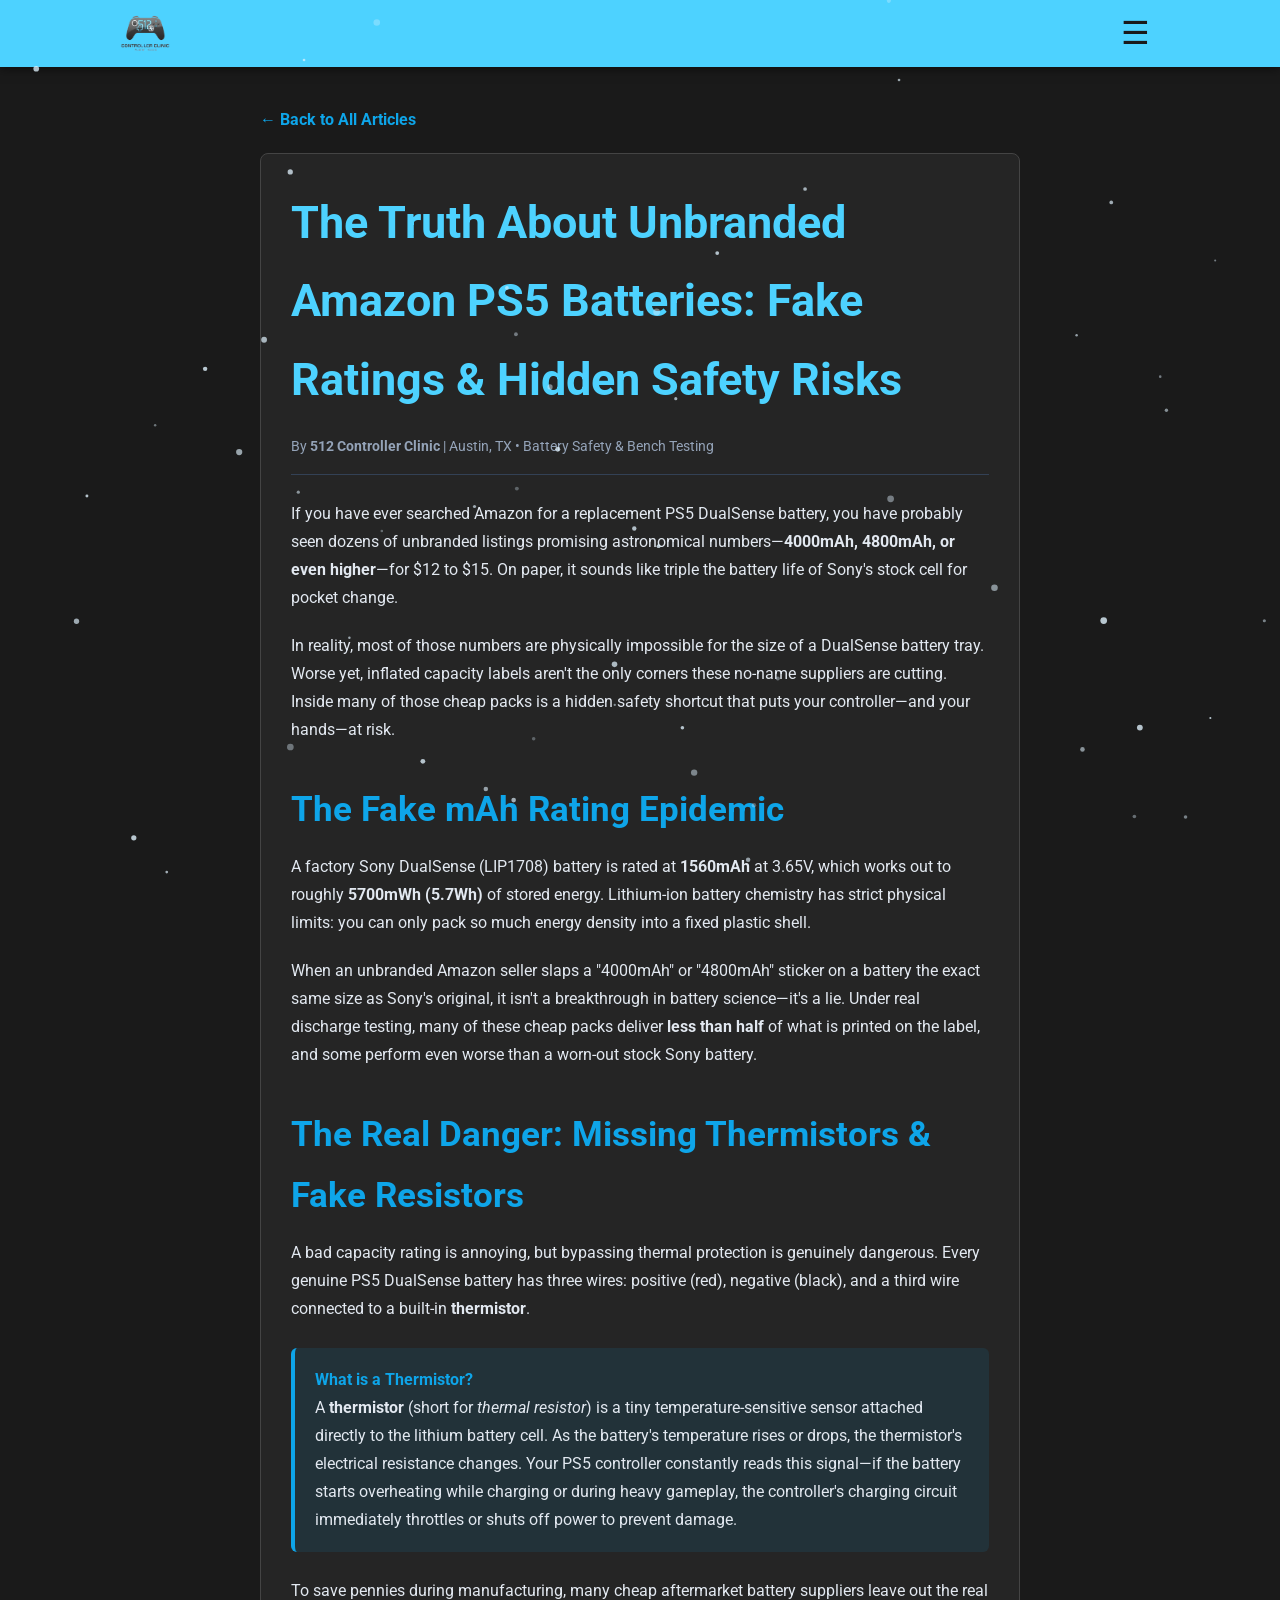
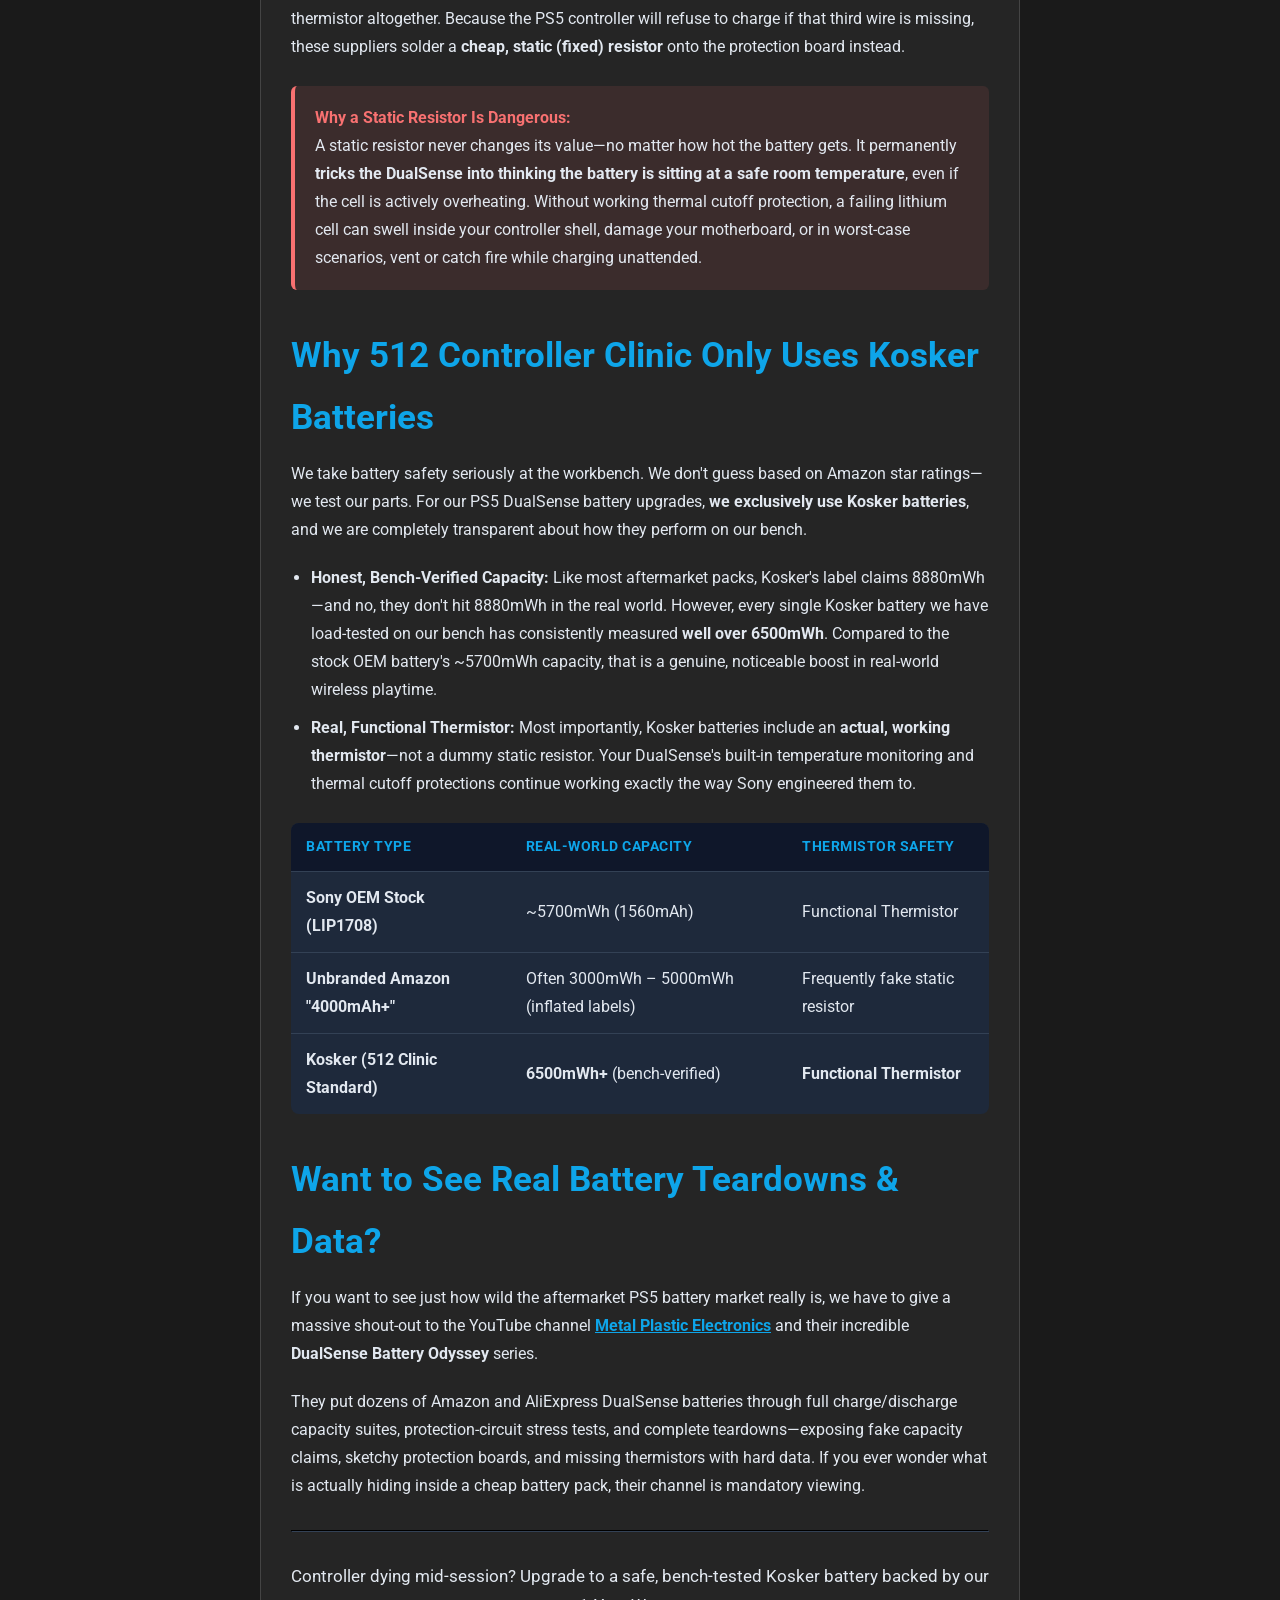
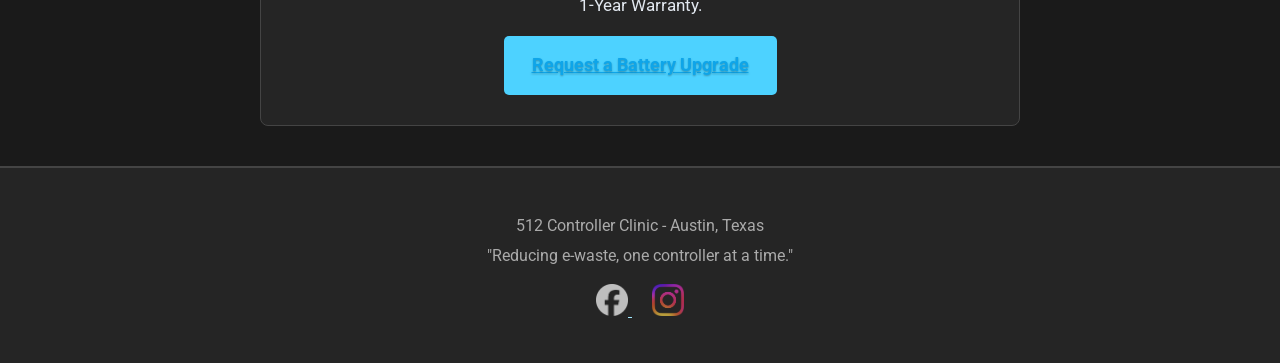
<file: article-batteries.html>
<!DOCTYPE html>
<html lang="en">
<head>
<meta charset="UTF-8">
<meta name="viewport" content="width=device-width, initial-scale=1.0">
<title>The Truth About Unbranded Amazon PS5 Batteries - 512 Controller Clinic</title>
<link rel="stylesheet" href="style.css">
<link rel="icon" type="image/png" href="images/favicon.png">
<meta name="description" content="Why cheap unbranded PS5 controller batteries on Amazon lie about mAh ratings, bypass thermistor safety sensors, and why 512 Controller Clinic exclusively installs tested Kosker batteries.">
<meta property="og:title" content="The Truth About Unbranded Amazon PS5 Batteries (And Why Safety Matters)">
<meta property="og:image" content="https://512controllerclinic.com/images/logo.png">
<!-- Google Analytics -->
<script async src="https://www.googletagmanager.com/gtag/js?id=G-VP623EZ7RT"></script>
<script>
     window.dataLayer = window.dataLayer || [];
     function gtag(){dataLayer.push(arguments);}
     gtag('js', new Date());
     gtag('config', 'G-VP623EZ7RT');
</script>
<style>
       .article-container {
           max-width: 820px;
           margin: 0 auto;
       }
       .article-meta {
           color: #94a3b8;
           font-size: 0.9rem;
           margin-bottom: 25px;
           border-bottom: 1px solid #334155;
           padding-bottom: 15px;
       }
       .article-body {
           line-height: 1.75;
           color: #e2e8f0;
       }
       .article-body h2 {
           color: #0ea5e9;
           margin-top: 35px;
           margin-bottom: 12px;
           text-align: left;
       }
       .article-body h3 {
           color: #4ade80;
           margin-top: 24px;
           margin-bottom: 8px;
       }
       .article-body ul {
           margin: 15px 0 20px 20px;
       }
       .article-body li {
           margin-bottom: 10px;
       }
       .article-body a {
           color: #0ea5e9;
           font-weight: bold;
           text-decoration: underline;
       }
       .article-body a:hover {
           color: #4ade80;
       }
       .callout-box {
           background: rgba(14, 165, 233, 0.1);
           border-left: 4px solid #0ea5e9;
           padding: 18px 20px;
           border-radius: 6px;
           margin: 25px 0;
       }
       .callout-danger {
           background: rgba(248, 113, 113, 0.1);
           border-left: 4px solid #f87171;
           padding: 18px 20px;
           border-radius: 6px;
           margin: 25px 0;
       }
       .comparison-table {
           width: 100%;
           border-collapse: collapse;
           margin: 25px 0;
           background: #1e293b;
           border-radius: 8px;
           overflow: hidden;
       }
       .comparison-table th, .comparison-table td {
           padding: 12px 15px;
           text-align: left;
           border-bottom: 1px solid #334155;
       }
       .comparison-table th {
           background: #0f172a;
           color: #0ea5e9;
           text-transform: uppercase;
           font-size: 0.85rem;
           letter-spacing: 0.5px;
       }
       .comparison-table tr:last-child td {
           border-bottom: none;
       }
</style>
</head>
<body>
<header id="site-header"></header>
<main>
<div class="container article-container">
<p><a href="articles.html" style="color: #0ea5e9; text-decoration: none; font-weight: bold;">&larr; Back to All Articles</a></p>
<article class="content-box article-body">
<h1>The Truth About Unbranded Amazon PS5 Batteries: Fake Ratings &amp; Hidden Safety Risks</h1>
<div class="article-meta">
                   By <strong>512 Controller Clinic</strong> | Austin, TX &bull; Battery Safety &amp; Bench Testing
</div>
<p>
                   If you have ever searched Amazon for a replacement PS5 DualSense battery, you have probably seen dozens of unbranded listings promising astronomical numbers—<strong>4000mAh, 4800mAh, or even higher</strong>—for $12 to $15. On paper, it sounds like triple the battery life of Sony's stock cell for pocket change.
</p>
<p>
                   In reality, most of those numbers are physically impossible for the size of a DualSense battery tray. Worse yet, inflated capacity labels aren't the only corners these no-name suppliers are cutting. Inside many of those cheap packs is a hidden safety shortcut that puts your controller—and your hands—at risk.
</p>
<h2>The Fake mAh Rating Epidemic</h2>
<p>
                   A factory Sony DualSense (LIP1708) battery is rated at <strong>1560mAh</strong> at 3.65V, which works out to roughly <strong>5700mWh (5.7Wh)</strong> of stored energy. Lithium-ion battery chemistry has strict physical limits: you can only pack so much energy density into a fixed plastic shell.
</p>
<p>
                   When an unbranded Amazon seller slaps a "4000mAh" or "4800mAh" sticker on a battery the exact same size as Sony's original, it isn't a breakthrough in battery science—it's a lie. Under real discharge testing, many of these cheap packs deliver <strong>less than half</strong> of what is printed on the label, and some perform even worse than a worn-out stock Sony battery.
</p>
<h2>The Real Danger: Missing Thermistors &amp; Fake Resistors</h2>
<p>
                   A bad capacity rating is annoying, but bypassing thermal protection is genuinely dangerous. Every genuine PS5 DualSense battery has three wires: positive (red), negative (black), and a third wire connected to a built-in <strong>thermistor</strong>.
</p>
<div class="callout-box">
<strong style="color: #0ea5e9;">What is a Thermistor?</strong><br>
                   A <strong>thermistor</strong> (short for <em>thermal resistor</em>) is a tiny temperature-sensitive sensor attached directly to the lithium battery cell. As the battery's temperature rises or drops, the thermistor's electrical resistance changes. Your PS5 controller constantly reads this signal—if the battery starts overheating while charging or during heavy gameplay, the controller's charging circuit immediately throttles or shuts off power to prevent damage.
</div>
<p>
                   To save pennies during manufacturing, many cheap aftermarket battery suppliers leave out the real thermistor altogether. Because the PS5 controller will refuse to charge if that third wire is missing, these suppliers solder a <strong>cheap, static (fixed) resistor</strong> onto the protection board instead.
</p>
<div class="callout-danger">
<strong style="color: #f87171;">Why a Static Resistor Is Dangerous:</strong><br>
                   A static resistor never changes its value—no matter how hot the battery gets. It permanently <strong>tricks the DualSense into thinking the battery is sitting at a safe room temperature</strong>, even if the cell is actively overheating. Without working thermal cutoff protection, a failing lithium cell can swell inside your controller shell, damage your motherboard, or in worst-case scenarios, vent or catch fire while charging unattended.
</div>
<h2>Why 512 Controller Clinic Only Uses Kosker Batteries</h2>
<p>
                   We take battery safety seriously at the workbench. We don't guess based on Amazon star ratings—we test our parts. For our PS5 DualSense battery upgrades, <strong>we exclusively use Kosker batteries</strong>, and we are completely transparent about how they perform on our bench.
</p>
<ul>
<li><strong>Honest, Bench-Verified Capacity:</strong> Like most aftermarket packs, Kosker's label claims 8880mWh—and no, they don't hit 8880mWh in the real world. However, every single Kosker battery we have load-tested on our bench has consistently measured <strong>well over 6500mWh</strong>. Compared to the stock OEM battery's ~5700mWh capacity, that is a genuine, noticeable boost in real-world wireless playtime.</li>
<li><strong>Real, Functional Thermistor:</strong> Most importantly, Kosker batteries include an <strong>actual, working thermistor</strong>—not a dummy static resistor. Your DualSense's built-in temperature monitoring and thermal cutoff protections continue working exactly the way Sony engineered them to.</li>
</ul>
<table class="comparison-table">
<thead>
<tr>
<th>Battery Type</th>
<th>Real-World Capacity</th>
<th>Thermistor Safety</th>
</tr>
</thead>
<tbody>
<tr>
<td><strong>Sony OEM Stock (LIP1708)</strong></td>
<td>~5700mWh (1560mAh)</td>
<td>Functional Thermistor</td>
</tr>
<tr>
<td><strong>Unbranded Amazon "4000mAh+"</strong></td>
<td>Often 3000mWh – 5000mWh (inflated labels)</td>
<td>Frequently fake static resistor</td>
</tr>
<tr>
<td><strong>Kosker (512 Clinic Standard)</strong></td>
<td><strong>6500mWh+</strong> (bench-verified)</td>
<td><strong>Functional Thermistor</strong></td>
</tr>
</tbody>
</table>
<h2>Want to See Real Battery Teardowns &amp; Data?</h2>
<p>
                   If you want to see just how wild the aftermarket PS5 battery market really is, we have to give a massive shout-out to the YouTube channel <a href="https://www.youtube.com/@metalplasticelectronics354" target="_blank" rel="noopener noreferrer">Metal Plastic Electronics</a> and their incredible <strong>DualSense Battery Odyssey</strong> series.
</p>
<p>
                   They put dozens of Amazon and AliExpress DualSense batteries through full charge/discharge capacity suites, protection-circuit stress tests, and complete teardowns—exposing fake capacity claims, sketchy protection boards, and missing thermistors with hard data. If you ever wonder what is actually hiding inside a cheap battery pack, their channel is mandatory viewing.
</p>
<hr style="margin: 30px 0; border-color: #334155;">
<div style="text-align: center;">
<p style="font-size: 1.05rem; margin-bottom: 15px;">Controller dying mid-session? Upgrade to a safe, bench-tested Kosker battery backed by our 1-Year Warranty.</p>
<a href="request.html" class="btn">Request a Battery Upgrade</a>
</div>
</article>
</div>
</main>
<footer>
<div class="container">
<p>512 Controller Clinic - Austin, Texas</p>
<p>"Reducing e-waste, one controller at a time."</p>
<div class="social-icons">
<a href="https://www.facebook.com/profile.php?id=61583093071897" target="_blank" rel="noopener noreferrer">
<img src="images/facebook_logo.png" alt="512 Controller Clinic on Facebook">
</a>
<a href="https://www.instagram.com/512controllerclinic" target="_blank" rel="noopener noreferrer">
<img src="images/instagram_logo.png" alt="512 Controller Clinic on Instagram">
</a>
</div>
</div>
</footer>
<script src="nav.js"></script>
<script src="weather.js"></script>
</body>
</html>
</file>
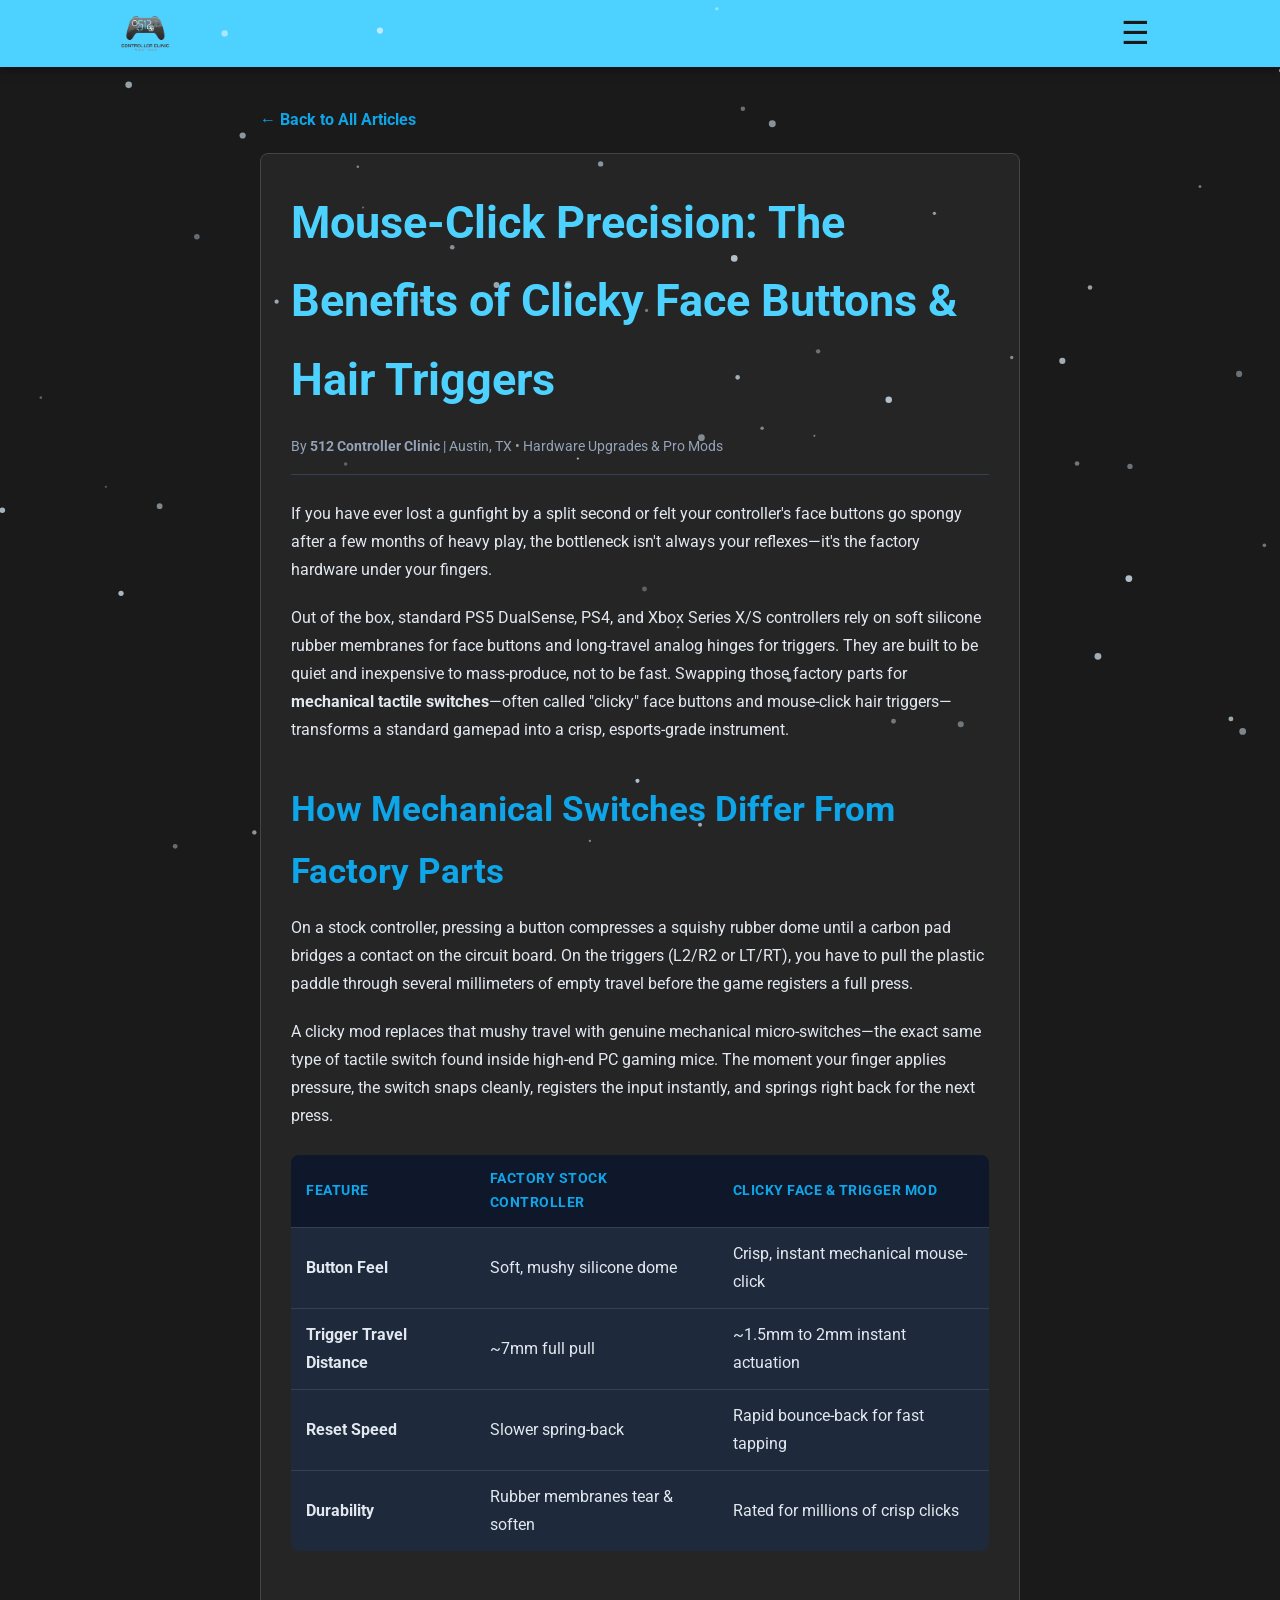
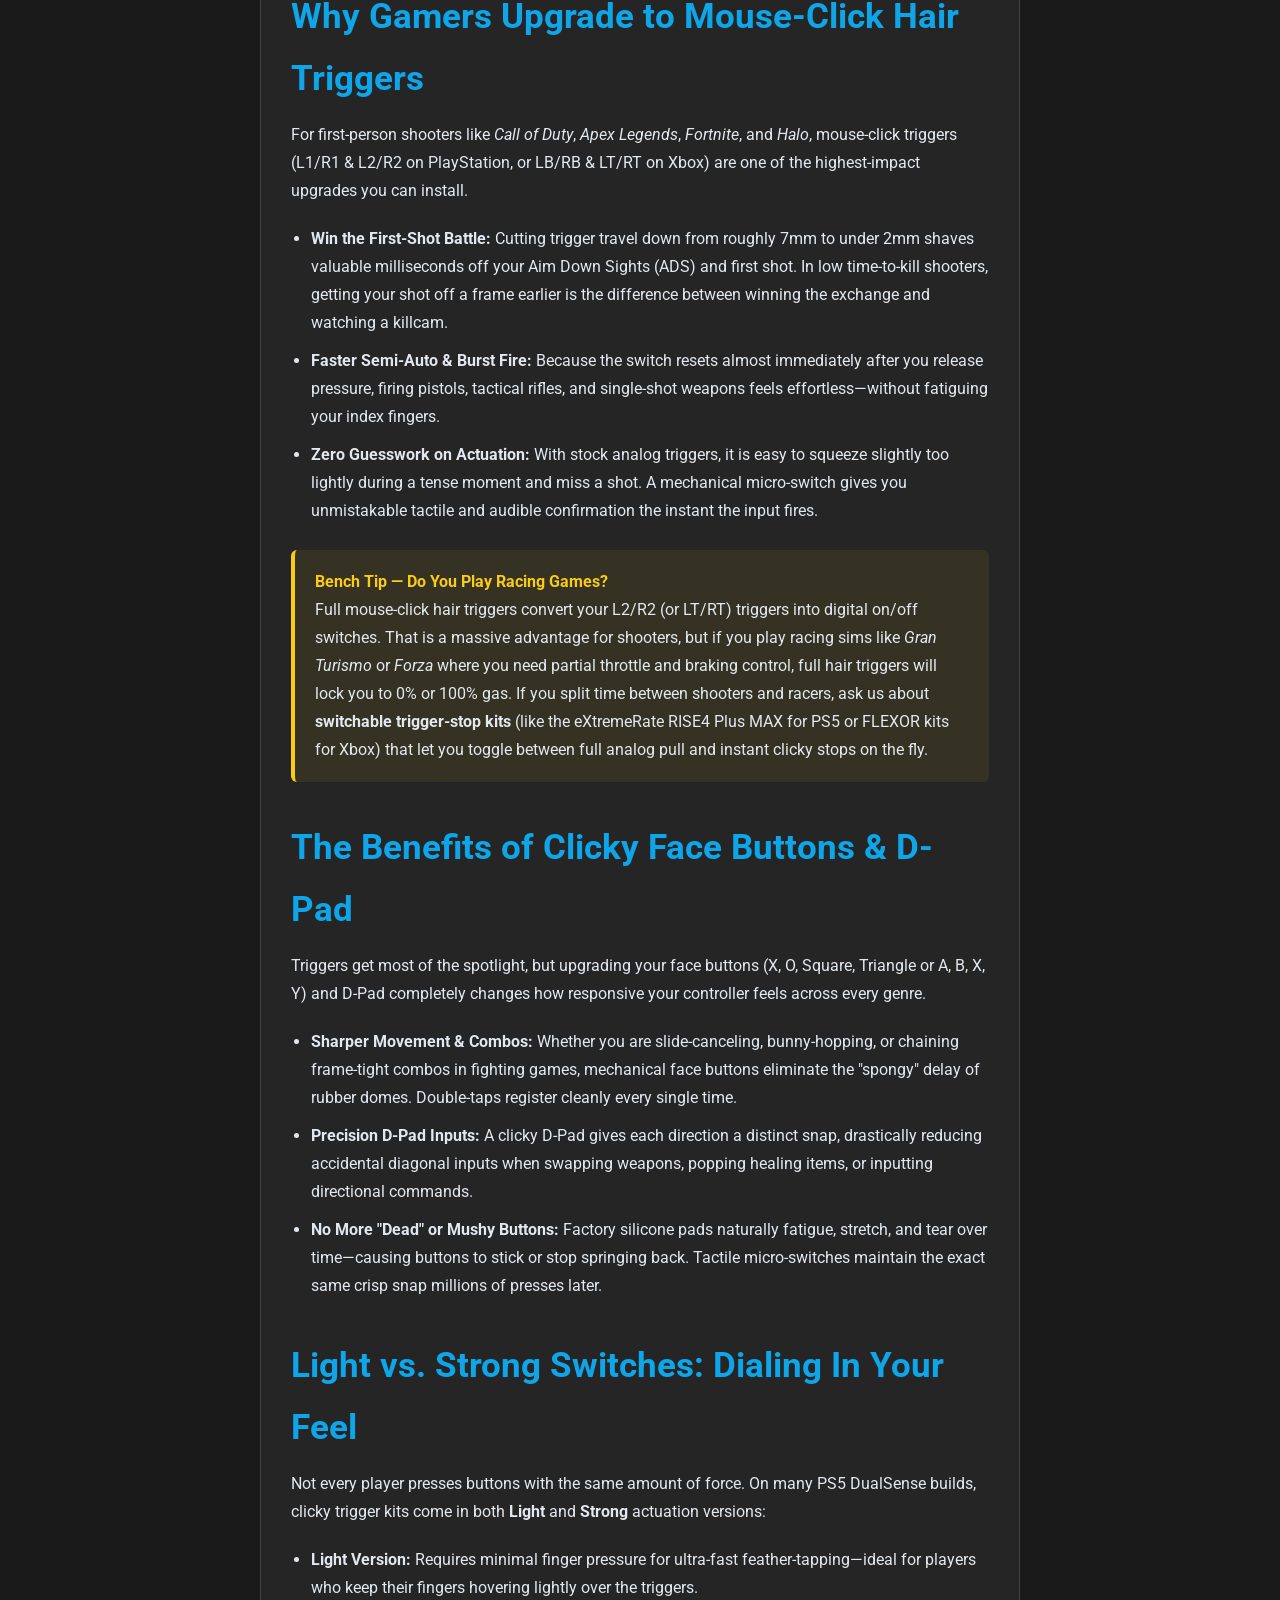
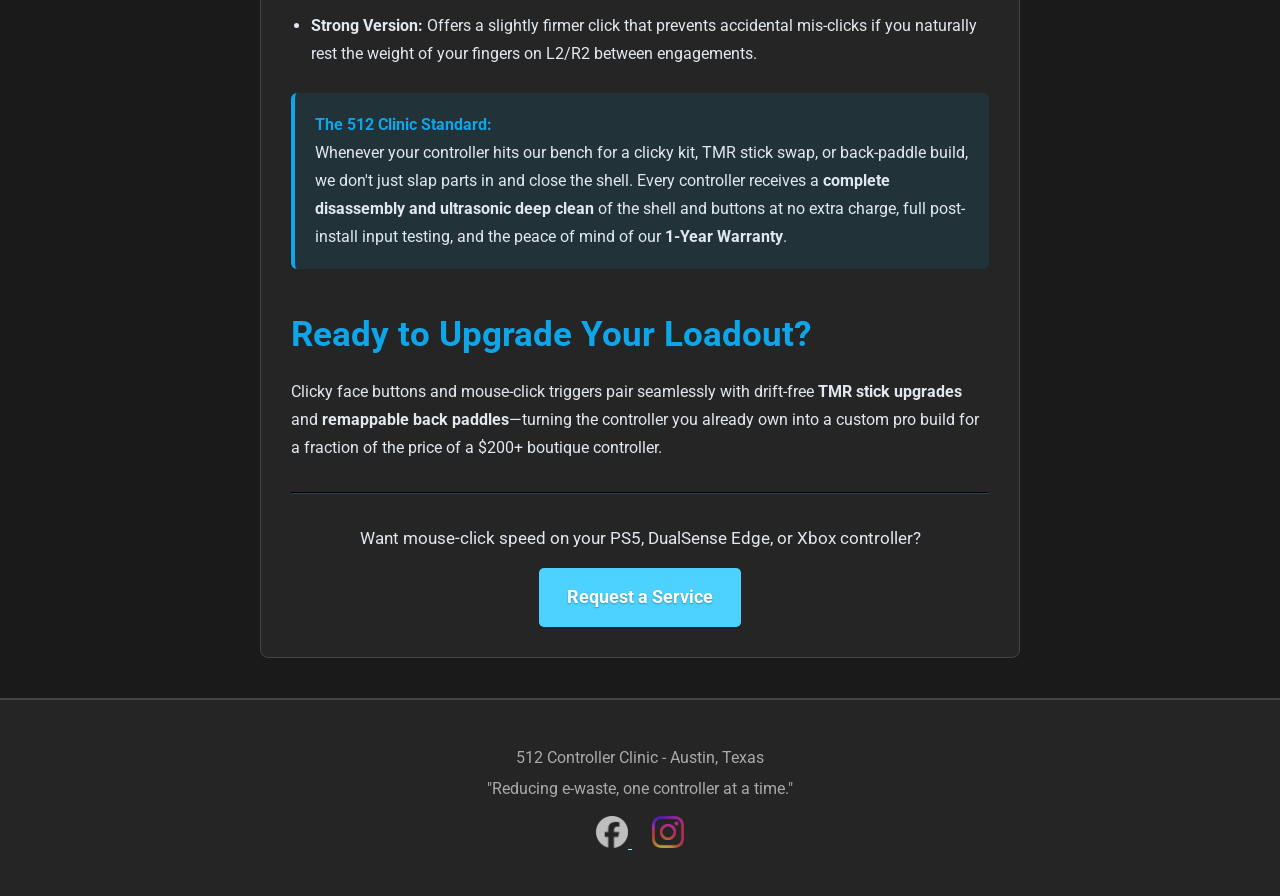
<file: article-clicky.html>
<!DOCTYPE html>
<html lang="en">
<head>
<meta charset="UTF-8">
<meta name="viewport" content="width=device-width, initial-scale=1.0">
<title>Benefits of Clicky Face Buttons & Mouse-Click Triggers - 512 Controller Clinic</title>
<link rel="stylesheet" href="style.css">
<link rel="icon" type="image/png" href="images/favicon.png">
<meta name="description" content="Discover how mechanical clicky face buttons and mouse-click hair triggers reduce input lag, speed up reaction times, and outlast factory silicone membranes. Installed in Austin, TX by 512 Controller Clinic.">
<meta property="og:title" content="Mouse-Click Precision: The Benefits of Clicky Face Buttons & Triggers">
<meta property="og:image" content="https://512controllerclinic.com/images/logo.png">
<!-- Google Analytics -->
<script async src="https://www.googletagmanager.com/gtag/js?id=G-VP623EZ7RT"></script>
<script>
     window.dataLayer = window.dataLayer || [];
     function gtag(){dataLayer.push(arguments);}
     gtag('js', new Date());
     gtag('config', 'G-VP623EZ7RT');
</script>
<style>
       .article-container {
           max-width: 820px;
           margin: 0 auto;
       }
       .article-meta {
           color: #94a3b8;
           font-size: 0.9rem;
           margin-bottom: 25px;
           border-bottom: 1px solid #334155;
           padding-bottom: 15px;
       }
       .article-body {
           line-height: 1.75;
           color: #e2e8f0;
       }
       .article-body h2 {
           color: #0ea5e9;
           margin-top: 35px;
           margin-bottom: 12px;
           text-align: left;
       }
       .article-body h3 {
           color: #4ade80;
           margin-top: 24px;
           margin-bottom: 8px;
       }
       .article-body ul {
           margin: 15px 0 20px 20px;
       }
       .article-body li {
           margin-bottom: 10px;
       }
       .callout-box {
           background: rgba(14, 165, 233, 0.1);
           border-left: 4px solid #0ea5e9;
           padding: 18px 20px;
           border-radius: 6px;
           margin: 25px 0;
       }
       .callout-warning {
           background: rgba(250, 204, 21, 0.08);
           border-left: 4px solid #facc15;
           padding: 18px 20px;
           border-radius: 6px;
           margin: 25px 0;
       }
       .comparison-table {
           width: 100%;
           border-collapse: collapse;
           margin: 25px 0;
           background: #1e293b;
           border-radius: 8px;
           overflow: hidden;
       }
       .comparison-table th, .comparison-table td {
           padding: 12px 15px;
           text-align: left;
           border-bottom: 1px solid #334155;
       }
       .comparison-table th {
           background: #0f172a;
           color: #0ea5e9;
           text-transform: uppercase;
           font-size: 0.85rem;
           letter-spacing: 0.5px;
       }
       .comparison-table tr:last-child td {
           border-bottom: none;
       }
</style>
</head>
<body>
<header id="site-header"></header>
<main>
<div class="container article-container">
<p><a href="articles.html" style="color: #0ea5e9; text-decoration: none; font-weight: bold;">&larr; Back to All Articles</a></p>
<article class="content-box article-body">
<h1>Mouse-Click Precision: The Benefits of Clicky Face Buttons &amp; Hair Triggers</h1>
<div class="article-meta">
                   By <strong>512 Controller Clinic</strong> | Austin, TX &bull; Hardware Upgrades &amp; Pro Mods
</div>
<p>
                   If you have ever lost a gunfight by a split second or felt your controller's face buttons go spongy after a few months of heavy play, the bottleneck isn't always your reflexes—it's the factory hardware under your fingers.
</p>
<p>
                   Out of the box, standard PS5 DualSense, PS4, and Xbox Series X/S controllers rely on soft silicone rubber membranes for face buttons and long-travel analog hinges for triggers. They are built to be quiet and inexpensive to mass-produce, not to be fast. Swapping those factory parts for <strong>mechanical tactile switches</strong>—often called "clicky" face buttons and mouse-click hair triggers—transforms a standard gamepad into a crisp, esports-grade instrument.
</p>
<h2>How Mechanical Switches Differ From Factory Parts</h2>
<p>
                   On a stock controller, pressing a button compresses a squishy rubber dome until a carbon pad bridges a contact on the circuit board. On the triggers (L2/R2 or LT/RT), you have to pull the plastic paddle through several millimeters of empty travel before the game registers a full press.
</p>
<p>
                   A clicky mod replaces that mushy travel with genuine mechanical micro-switches—the exact same type of tactile switch found inside high-end PC gaming mice. The moment your finger applies pressure, the switch snaps cleanly, registers the input instantly, and springs right back for the next press.
</p>
<table class="comparison-table">
<thead>
<tr>
<th>Feature</th>
<th>Factory Stock Controller</th>
<th>Clicky Face &amp; Trigger Mod</th>
</tr>
</thead>
<tbody>
<tr>
<td><strong>Button Feel</strong></td>
<td>Soft, mushy silicone dome</td>
<td>Crisp, instant mechanical mouse-click</td>
</tr>
<tr>
<td><strong>Trigger Travel Distance</strong></td>
<td>~7mm full pull</td>
<td>~1.5mm to 2mm instant actuation</td>
</tr>
<tr>
<td><strong>Reset Speed</strong></td>
<td>Slower spring-back</td>
<td>Rapid bounce-back for fast tapping</td>
</tr>
<tr>
<td><strong>Durability</strong></td>
<td>Rubber membranes tear &amp; soften</td>
<td>Rated for millions of crisp clicks</td>
</tr>
</tbody>
</table>
<h2>Why Gamers Upgrade to Mouse-Click Hair Triggers</h2>
<p>
                   For first-person shooters like <em>Call of Duty</em>, <em>Apex Legends</em>, <em>Fortnite</em>, and <em>Halo</em>, mouse-click triggers (L1/R1 &amp; L2/R2 on PlayStation, or LB/RB &amp; LT/RT on Xbox) are one of the highest-impact upgrades you can install.
</p>
<ul>
<li><strong>Win the First-Shot Battle:</strong> Cutting trigger travel down from roughly 7mm to under 2mm shaves valuable milliseconds off your Aim Down Sights (ADS) and first shot. In low time-to-kill shooters, getting your shot off a frame earlier is the difference between winning the exchange and watching a killcam.</li>
<li><strong>Faster Semi-Auto &amp; Burst Fire:</strong> Because the switch resets almost immediately after you release pressure, firing pistols, tactical rifles, and single-shot weapons feels effortless—without fatiguing your index fingers.</li>
<li><strong>Zero Guesswork on Actuation:</strong> With stock analog triggers, it is easy to squeeze slightly too lightly during a tense moment and miss a shot. A mechanical micro-switch gives you unmistakable tactile and audible confirmation the instant the input fires.</li>
</ul>
<div class="callout-warning">
<strong style="color: #facc15;">Bench Tip — Do You Play Racing Games?</strong><br>
                   Full mouse-click hair triggers convert your L2/R2 (or LT/RT) triggers into digital on/off switches. That is a massive advantage for shooters, but if you play racing sims like <em>Gran Turismo</em> or <em>Forza</em> where you need partial throttle and braking control, full hair triggers will lock you to 0% or 100% gas. If you split time between shooters and racers, ask us about <strong>switchable trigger-stop kits</strong> (like the eXtremeRate RISE4 Plus MAX for PS5 or FLEXOR kits for Xbox) that let you toggle between full analog pull and instant clicky stops on the fly.
</div>
<h2>The Benefits of Clicky Face Buttons &amp; D-Pad</h2>
<p>
                   Triggers get most of the spotlight, but upgrading your face buttons (X, O, Square, Triangle or A, B, X, Y) and D-Pad completely changes how responsive your controller feels across every genre.
</p>
<ul>
<li><strong>Sharper Movement &amp; Combos:</strong> Whether you are slide-canceling, bunny-hopping, or chaining frame-tight combos in fighting games, mechanical face buttons eliminate the "spongy" delay of rubber domes. Double-taps register cleanly every single time.</li>
<li><strong>Precision D-Pad Inputs:</strong> A clicky D-Pad gives each direction a distinct snap, drastically reducing accidental diagonal inputs when swapping weapons, popping healing items, or inputting directional commands.</li>
<li><strong>No More "Dead" or Mushy Buttons:</strong> Factory silicone pads naturally fatigue, stretch, and tear over time—causing buttons to stick or stop springing back. Tactile micro-switches maintain the exact same crisp snap millions of presses later.</li>
</ul>
<h2>Light vs. Strong Switches: Dialing In Your Feel</h2>
<p>
                   Not every player presses buttons with the same amount of force. On many PS5 DualSense builds, clicky trigger kits come in both <strong>Light</strong> and <strong>Strong</strong> actuation versions:
</p>
<ul>
<li><strong>Light Version:</strong> Requires minimal finger pressure for ultra-fast feather-tapping—ideal for players who keep their fingers hovering lightly over the triggers.</li>
<li><strong>Strong Version:</strong> Offers a slightly firmer click that prevents accidental mis-clicks if you naturally rest the weight of your fingers on L2/R2 between engagements.</li>
</ul>
<div class="callout-box">
<strong style="color: #0ea5e9;">The 512 Clinic Standard:</strong><br>
                   Whenever your controller hits our bench for a clicky kit, TMR stick swap, or back-paddle build, we don't just slap parts in and close the shell. Every controller receives a <strong>complete disassembly and ultrasonic deep clean</strong> of the shell and buttons at no extra charge, full post-install input testing, and the peace of mind of our <strong>1-Year Warranty</strong>.
</div>
<h2>Ready to Upgrade Your Loadout?</h2>
<p>
                   Clicky face buttons and mouse-click triggers pair seamlessly with drift-free <strong>TMR stick upgrades</strong> and <strong>remappable back paddles</strong>—turning the controller you already own into a custom pro build for a fraction of the price of a $200+ boutique controller.
</p>
<hr style="margin: 30px 0; border-color: #334155;">
<div style="text-align: center;">
<p style="font-size: 1.05rem; margin-bottom: 15px;">Want mouse-click speed on your PS5, DualSense Edge, or Xbox controller?</p>
<a href="request.html" class="btn">Request a Service</a>
</div>
</article>
</div>
</main>
<footer>
<div class="container">
<p>512 Controller Clinic - Austin, Texas</p>
<p>"Reducing e-waste, one controller at a time."</p>
<div class="social-icons">
<a href="https://www.facebook.com/profile.php?id=61583093071897" target="_blank" rel="noopener noreferrer">
<img src="images/facebook_logo.png" alt="512 Controller Clinic on Facebook">
</a>
<a href="https://www.instagram.com/512controllerclinic" target="_blank" rel="noopener noreferrer">
<img src="images/instagram_logo.png" alt="512 Controller Clinic on Instagram">
</a>
</div>
</div>
</footer>
<script src="nav.js"></script>
<script src="weather.js"></script>
</body>
</html>
</file>
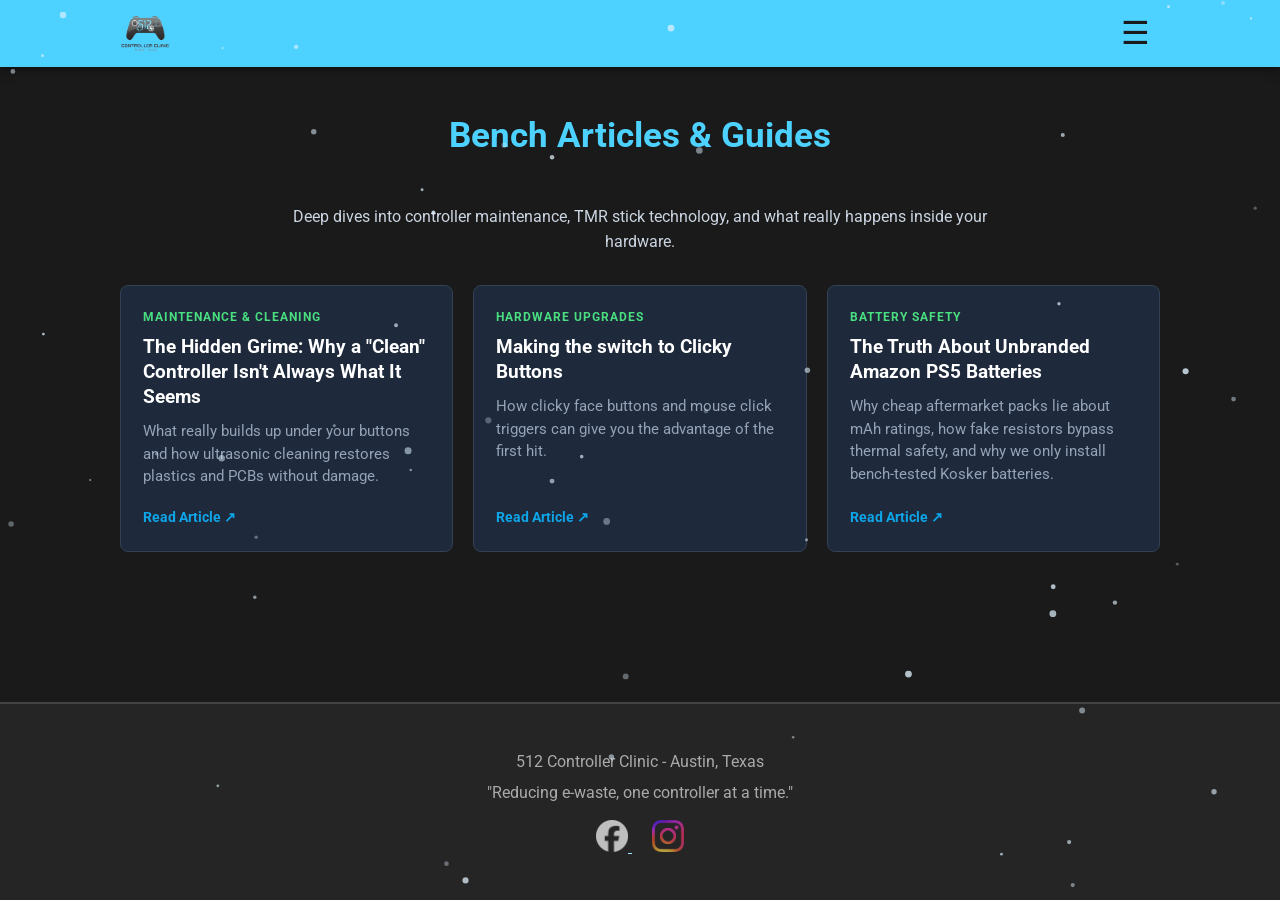
<file: articles.html>
<!DOCTYPE html>
<html lang="en">
<head>
<meta charset="UTF-8">
<meta name="viewport" content="width=device-width, initial-scale=1.0">
<title>Articles & Guides - 512 Controller Clinic</title>
<link rel="stylesheet" href="style.css">
<link rel="icon" type="image/png" href="images/favicon.png">
<meta name="description" content="Controller repair guides, TMR stick insights, and maintenance tips from 512 Controller Clinic in Austin, TX.">
<!-- Google Analytics -->
<script async src="https://www.googletagmanager.com/gtag/js?id=G-VP623EZ7RT"></script>
<script>
     window.dataLayer = window.dataLayer || [];
     function gtag(){dataLayer.push(arguments);}
     gtag('js', new Date());
     gtag('config', 'G-VP623EZ7RT');
</script>
<style>
       .articles-grid {
           display: grid;
           grid-template-columns: repeat(auto-fit, minmax(280px, 1fr));
           gap: 20px;
           margin-top: 30px;
       }
       .article-card {
           display: flex;
           flex-direction: column;
           justify-content: space-between;
           background: #1e293b;
           border: 1px solid #334155;
           border-radius: 8px;
           padding: 22px;
           text-decoration: none;
           color: #e2e8f0;
           transition: transform 0.2s ease, border-color 0.2s ease;
       }
       .article-card:hover {
           transform: translateY(-3px);
           border-color: #0ea5e9;
       }
       .article-tag {
           font-size: 0.75rem;
           font-weight: bold;
           text-transform: uppercase;
           letter-spacing: 1px;
           color: #4ade80;
           margin-bottom: 8px;
       }
       .article-card h3 {
           color: #ffffff;
           margin: 0 0 10px 0;
           font-size: 1.2rem;
           line-height: 1.3;
       }
       .article-card p {
           color: #94a3b8;
           font-size: 0.95rem;
           line-height: 1.5;
           margin: 0 0 18px 0;
       }
       .article-read-more {
           color: #0ea5e9;
           font-weight: bold;
           font-size: 0.9rem;
       }
</style>
</head>
<body>
<header id="site-header"></header>
<main>
<div class="container">
<h2>Bench Articles & Guides</h2>
<p style="text-align: center; max-width: 750px; margin: 0 auto 20px; color: #cbd5e1;">
               Deep dives into controller maintenance, TMR stick technology, and what really happens inside your hardware.
</p>
<div class="articles-grid">

     
<!-- ARTICLE CARD 1 (Cleaning) -->

     
<a href="article-cleaning" target="_blank" rel="noopener noreferrer" class="article-card">
<div>
<div class="article-tag">Maintenance & Cleaning</div>
<h3>The Hidden Grime: Why a "Clean" Controller Isn't Always What It Seems</h3>
<p>What really builds up under your buttons and how ultrasonic cleaning restores plastics and PCBs without damage.</p>
</div>
<span class="article-read-more">Read Article &#8599;</span>
</a>

     
<!-- ARTICLE CARD 2 (Clicky) -->

     
<a href="article-clicky.html" target="_blank" rel="noopener noreferrer" class="article-card">
<div>
<div class="article-tag">Hardware Upgrades</div>
<h3>Making the switch to Clicky Buttons</h3>
<p>How clicky face buttons and mouse click triggers can give you the advantage of the first hit.</p>
</div>
<span class="article-read-more">Read Article &#8599;</span>
</a>

<!-- ARTICLE CARD 3 (Battery safety) -->

<a href="article-batteries.html" target="_blank" rel="noopener noreferrer" class="article-card">
<div>
<div class="article-tag">Battery Safety</div>
<h3>The Truth About Unbranded Amazon PS5 Batteries</h3>
<p>Why cheap aftermarket packs lie about mAh ratings, how fake resistors bypass thermal safety, and why we only install bench-tested Kosker batteries.</p>
</div>
<span class="article-read-more">Read Article &#8599;</span>
</a>
     
     
</div>
</div>
</main>
<footer>
<div class="container">
<p>512 Controller Clinic - Austin, Texas</p>
<p>"Reducing e-waste, one controller at a time."</p>
<div class="social-icons">
<a href="https://www.facebook.com/profile.php?id=61583093071897" target="_blank" rel="noopener noreferrer">
<img src="images/facebook_logo.png" alt="512 Controller Clinic on Facebook">
</a>
<a href="https://www.instagram.com/512controllerclinic" target="_blank" rel="noopener noreferrer">
<img src="images/instagram_logo.png" alt="512 Controller Clinic on Instagram">
</a>
</div>
</div>
</footer>
<script src="nav.js"></script>
<script src="weather.js"></script>
</body>
</html>
</file>
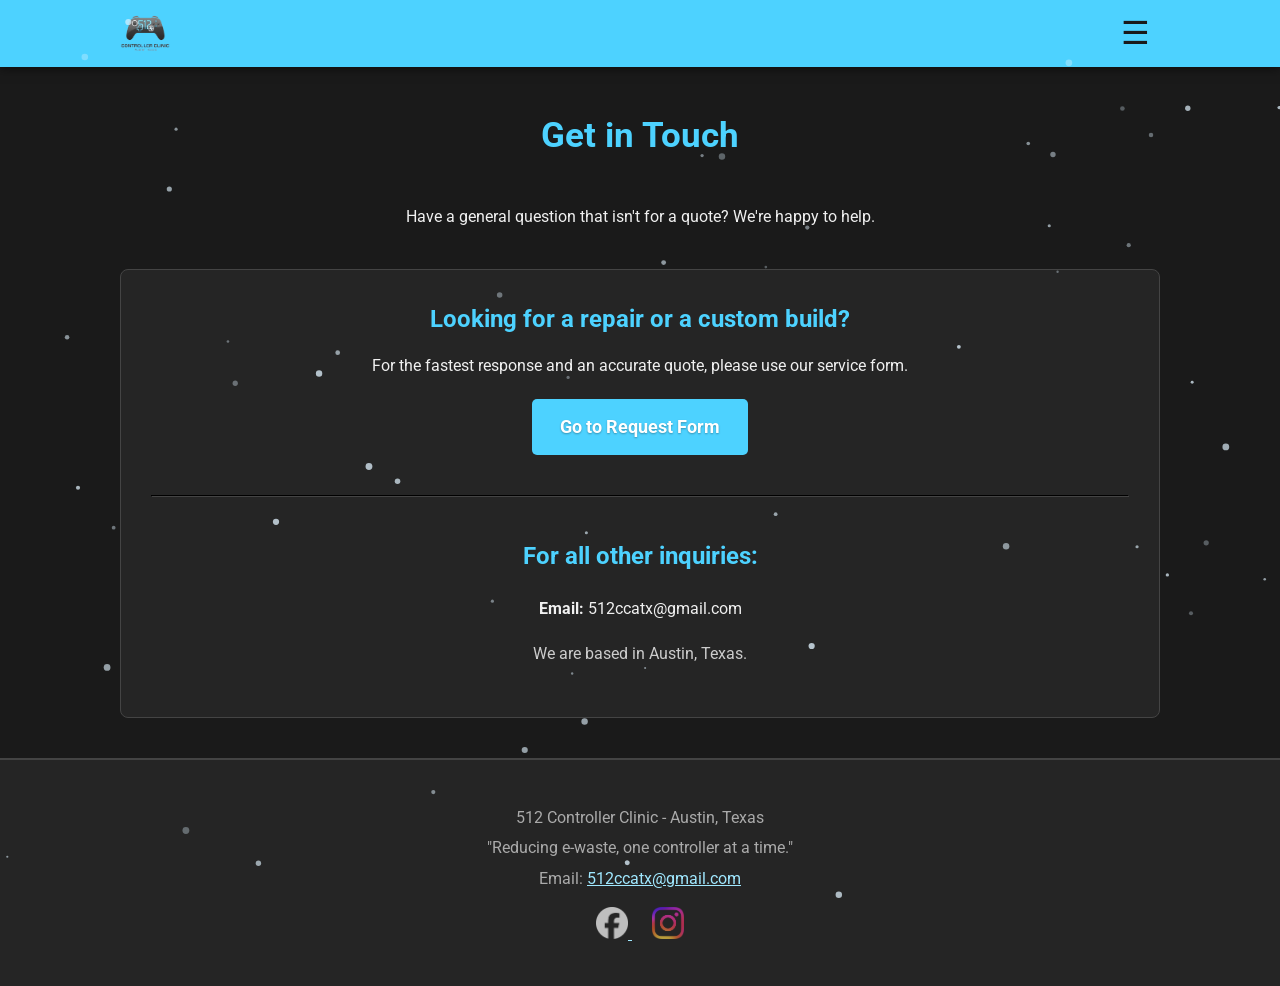
<file: contact.html>
<!DOCTYPE html>
<html lang="en">
<head>
<meta charset="UTF-8">
<meta name="viewport" content="width=device-width, initial-scale=1.0">
<title>Contact - 512 Controller Clinic</title>
<link rel="stylesheet" href="style.css">
<link rel="icon" type="image/png" href="images/favicon.png">
<meta name="description" content="Contact 512 Controller Clinic in Austin, TX. Have questions about a repair or custom build? Email us today. Local drop-off and mail-in services available.">
<meta property="og:title" content="512 Controller Clinic Contact">
<meta property="og:image" content="https://512controllerclinic.netlify.app/images/logo.png">
</head>

<!-- Google tag (gtag.js) -->
<script async src="https://www.googletagmanager.com/gtag/js?id=G-VP623EZ7RT"></script>
<script>
  window.dataLayer = window.dataLayer || [];
  function gtag(){dataLayer.push(arguments);}
  gtag('js', new Date());

  gtag('config', 'G-VP623EZ7RT');
</script>

<body>
<header id="site-header"></header>

<main>
<div class="container">
<h2>Get in Touch</h2>
<p style="text-align: center; max-width: 800px; margin: 0 auto 40px;">Have a general question that isn't for a quote? We're happy to help.</p>

<div class="content-box" style="text-align: center;">
<h3>Looking for a repair or a custom build?</h3>
<p>For the fastest response and an accurate quote, please use our service form.</p>
<a href="request.html" class="btn">Go to Request Form</a>

<hr style="margin: 40px 0; border-color: #444;">

<h3>For all other inquiries:</h3>
<p style="font-size: 1.2rem; color: #f5f5f5;">
<p style="display:none"><strong>Text Only:</strong> 833.714.5848<br></p>
<strong>Email:</strong> 512ccatx@gmail.com
</p>

<p style="display:none"><a href="contact.vcf"
class="btn btn-secondary"
style="display: inline-flex; align-items: center; gap: 8px;">
📲Save Our Contact Info
</a>
<p>
</p>

<p style="color: #ccc;">We are based in Austin, Texas.</p>
</div>
</div>
</main>

<footer>
<div class="container">
<p>512 Controller Clinic - Austin, Texas</p>
<p>"Reducing e-waste, one controller at a time."</p>
<p style="display:none"> Text Only: <a href="sms:8337145848">833.714.5848</a> </p>
<p> Email: <a href="mailto:512ccatx@gmail.com">512ccatx@gmail.com</a> </p>

<div class="social-icons">
<a href="https://www.facebook.com/profile.php?id=61583093071897" target="_blank" rel="noopener noreferrer">
<img src="images/facebook_logo.png" alt="512 Controller Clinic on Facebook">
</a>
<a href="https://www.instagram.com/512controllerclinic" target="_blank" rel="noopener noreferrer">
<img src="images/instagram_logo.png" alt="512 Controller Clinic on Instagram">
</a>
</div>
</div>
</footer>

<p style="display:none"><a href="sms:8337145848" class="floating-text-btn">
💬 Text Us
</a>

<script src="nav.js"></script>

<script src="weather.js"></script>
  
</body>
</html>
</file>
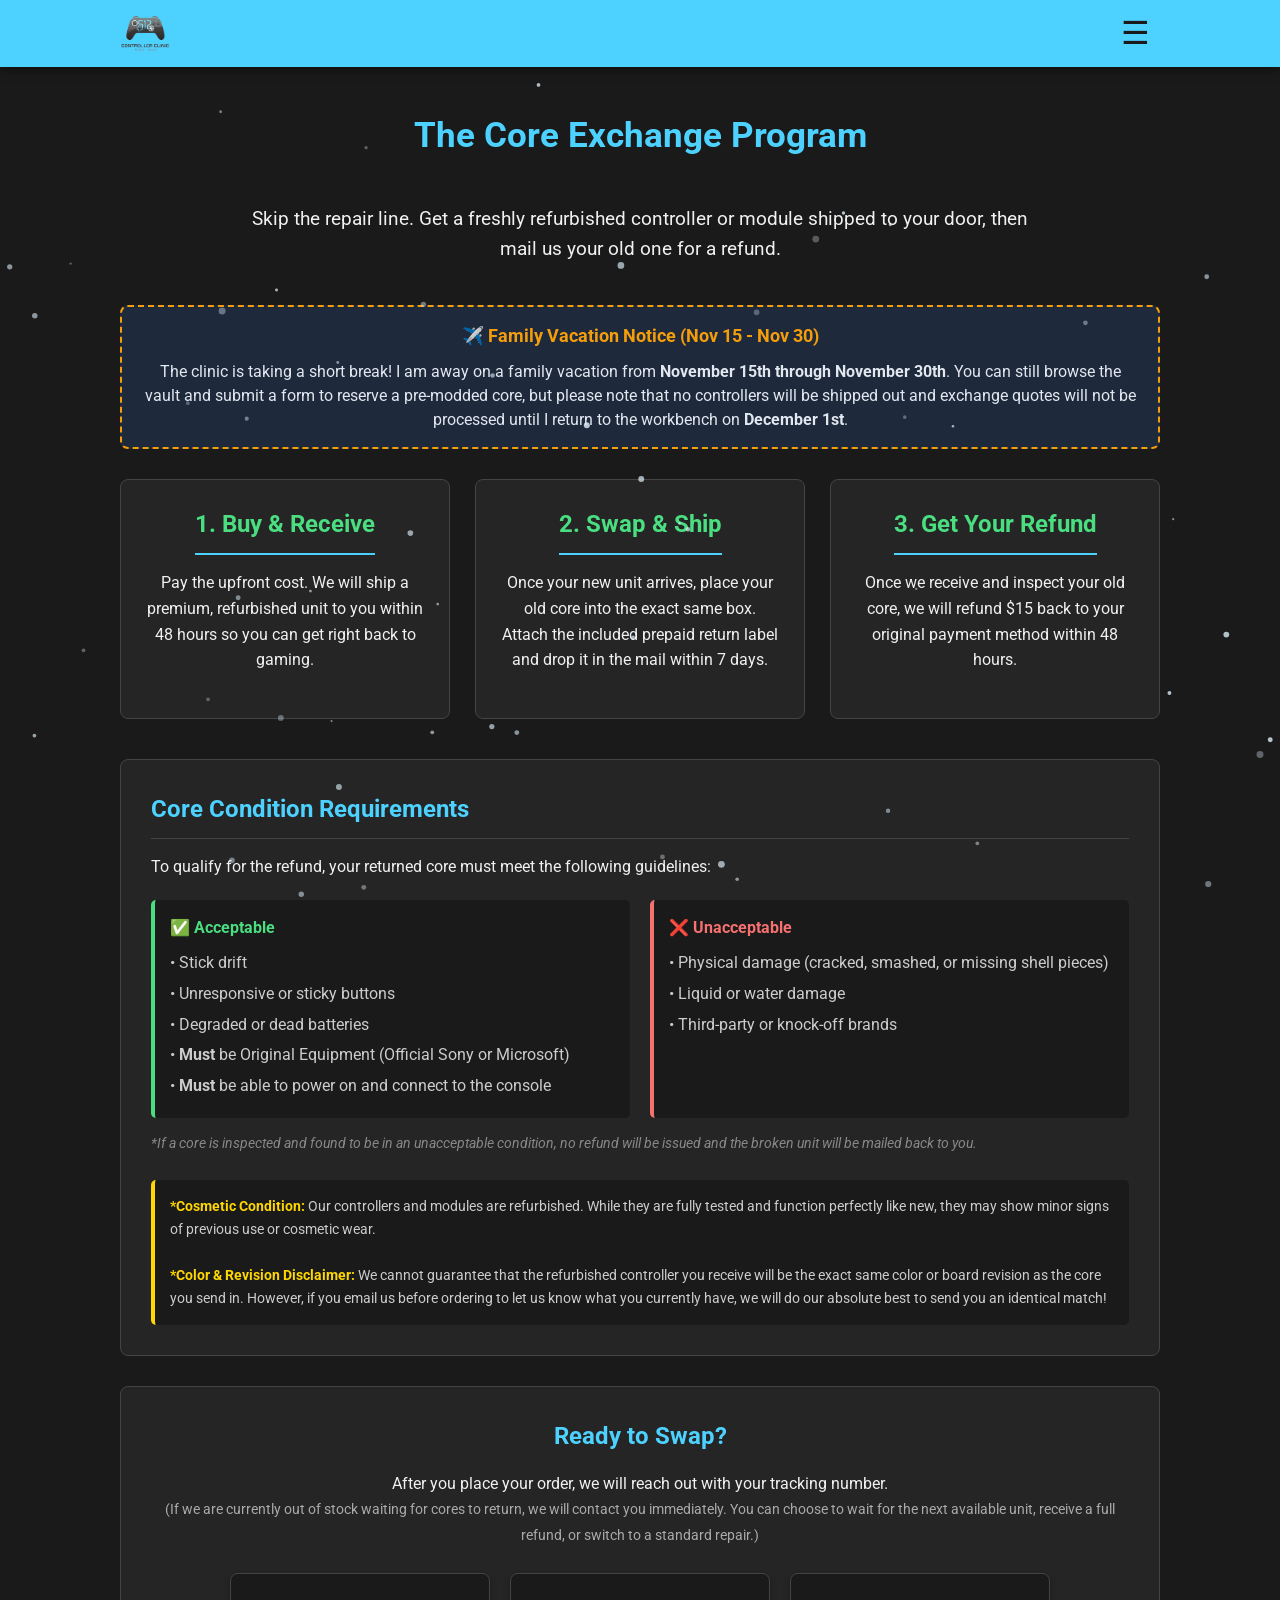
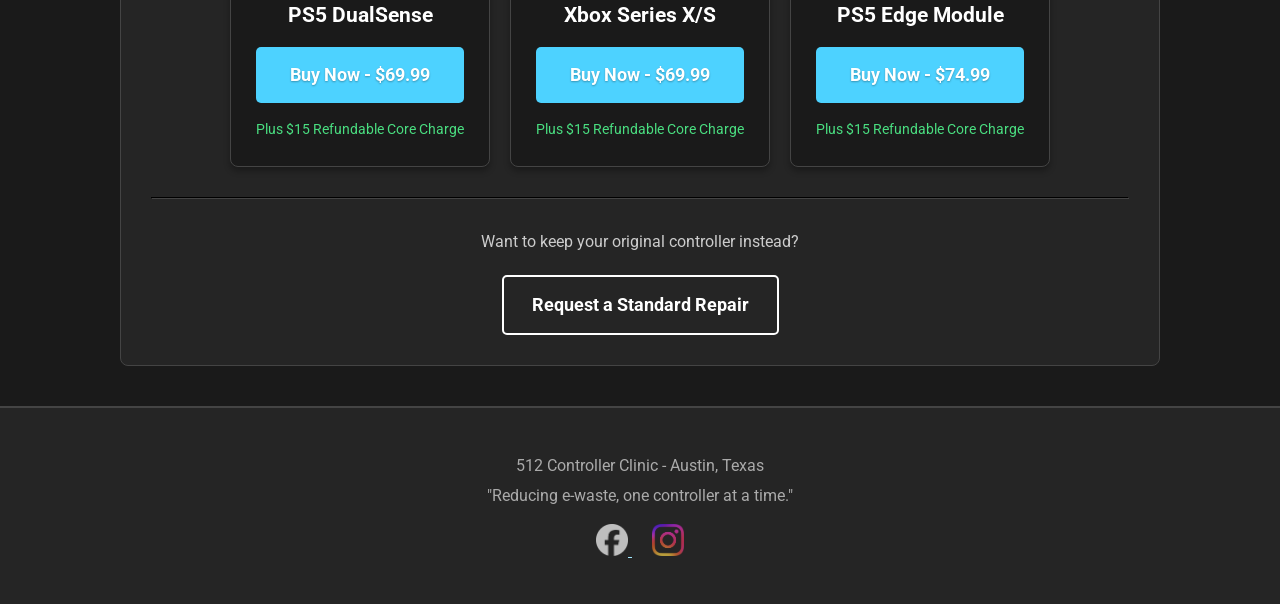
<file: core-exchange.html>
<!DOCTYPE html>
<html lang="en">
<head>
<meta charset="UTF-8">
<meta name="viewport" content="width=device-width, initial-scale=1.0">
<title>Core Exchange - 512 Controller Clinic</title>
<link rel="stylesheet" href="style.css">
<link rel="icon" type="image/png" href="images/favicon.png">

<meta name="description" content="Skip the repair wait time. Buy a refurbished controller or module today and get cash back when you mail us your old drifting core.">
<meta property="og:title" content="512 Controller Clinic Core Exchange">
<meta property="og:image" content=https://512controllerclinic.com/images/logo.png>
</head>

<script async src=https://www.googletagmanager.com/gtag/js?id=G-VP623EZ7RT></script>
<script>
 window.dataLayer = window.dataLayer || [];
 function gtag(){dataLayer.push(arguments);}
 gtag('js', new Date());

 gtag('config', 'G-VP623EZ7RT');
</script>

<body>
<header id="site-header"></header>

<main>
<div class="container">
<h2>The Core Exchange Program</h2>
<p style="text-align: center; max-width: 800px; margin: 0 auto 40px; font-size: 1.2rem;">Skip the repair line. Get a freshly refurbished controller or module shipped to your door, then mail us your old one for a refund.</p>

<div style="background: #1e293b; border: 2px dashed #f59e0b; border-radius: 8px; padding: 15px 20px; margin-bottom: 25px; text-align: center;">
    <strong style="color: #f59e0b; font-size: 1.1rem;">✈️️ Family Vacation Notice (Nov 15 - Nov 30)</strong>
    <p style="color: #e2e8f0; margin-top: 10px; margin-bottom: 0; line-height: 1.5;">
        The clinic is taking a short break! I am away on a family vacation from <strong>November 15th through November 30th</strong>. You can still browse the vault and submit a form to reserve a pre-modded core, but please note that no controllers will be shipped out and exchange quotes will not be processed until I return to the workbench on <strong>December 1st</strong>. 
    </p>
</div>

 
<section class="section-cards" style="margin-bottom: 40px;">
   <div class="card">
       <h3 style="color: #4ade80;">1. Buy & Receive</h3>
       <p>Pay the upfront cost. We will ship a premium, refurbished unit to you within 48 hours so you can get right back to gaming.</p>
   </div>
   <div class="card">
       <h3 style="color: #4ade80;">2. Swap & Ship</h3>
       <p>Once your new unit arrives, place your old core into the exact same box. Attach the included prepaid return label and drop it in the mail within 7 days.</p>
   </div>
   <div class="card">
       <h3 style="color: #4ade80;">3. Get Your Refund</h3>
       <p>Once we receive and inspect your old core, we will refund $15 back to your original payment method within 48 hours.</p>
   </div>
</section>

<div class="content-box">
   <h3 style="border-bottom: 1px solid #444; padding-bottom: 10px;">Core Condition Requirements</h3>
   <p>To qualify for the refund, your returned core must meet the following guidelines:</p>
   
   <div style="display: flex; flex-wrap: wrap; gap: 20px; margin-top: 20px;">
       <div style="flex: 1; min-width: 250px; background: #1a1a1a; padding: 15px; border-radius: 5px; border-left: 4px solid #4ade80;">
           <h4 style="color: #4ade80; margin-bottom: 10px;">✅ Acceptable</h4>
           <ul style="list-style-type: none; margin-left: 0; color: #ccc;">
               <li style="margin-bottom: 5px;">• Stick drift</li>
               <li style="margin-bottom: 5px;">• Unresponsive or sticky buttons</li>
               <li style="margin-bottom: 5px;">• Degraded or dead batteries</li>
               <li style="margin-bottom: 5px;">• <strong>Must</strong> be Original Equipment (Official Sony or Microsoft)</li>
               <li style="margin-bottom: 5px;">• <strong>Must</strong> be able to power on and connect to the console</li>
           </ul>
       </div>
       
       <div style="flex: 1; min-width: 250px; background: #1a1a1a; padding: 15px; border-radius: 5px; border-left: 4px solid #f87171;">
           <h4 style="color: #f87171; margin-bottom: 10px;">❌ Unacceptable</h4>
           <ul style="list-style-type: none; margin-left: 0; color: #ccc;">
               <li style="margin-bottom: 5px;">• Physical damage (cracked, smashed, or missing shell pieces)</li>
               <li style="margin-bottom: 5px;">• Liquid or water damage</li>
               <li style="margin-bottom: 5px;">• Third-party or knock-off brands</li>
           </ul>
       </div>
   </div>
   <p style="font-size: 0.85rem; color: #888; margin-top: 15px; font-style: italic;">*If a core is inspected and found to be in an unacceptable condition, no refund will be issued and the broken unit will be mailed back to you.</p>

   <div style="background-color: #1a1a1a; padding: 15px; border-radius: 5px; border-left: 4px solid #ffd700; margin-top: 25px;">
       <p style="font-size: 0.9rem; color: #ccc; margin: 0; line-height: 1.6;">
           <strong style="color: #ffd700;">*Cosmetic Condition:</strong> Our controllers and modules are refurbished. While they are fully tested and function perfectly like new, they may show minor signs of previous use or cosmetic wear.<br><br>
           <strong style="color: #ffd700;">*Color & Revision Disclaimer:</strong> We cannot guarantee that the refurbished controller you receive will be the exact same color or board revision as the core you send in. However, if you email us before ordering to let us know what you currently have, we will do our absolute best to send you an identical match!
       </p>
   </div>

</div>

<div class="content-box" style="margin-top: 30px; text-align: center;">
   <h3>Ready to Swap?</h3>
   <p style="margin-bottom: 25px;">After you place your order, we will reach out with your tracking number. <br><span style="color: #aaa; font-size: 0.9rem;">(If we are currently out of stock waiting for cores to return, we will contact you immediately. You can choose to wait for the next available unit, receive a full refund, or switch to a standard repair.)</span></p>
   
   <div style="display: flex; gap: 20px; justify-content: center; flex-wrap: wrap; margin-bottom: 30px;">
       
       <div style="background: #1a1a1a; border: 1px solid #444; border-radius: 8px; padding: 25px; width: 260px; text-align: center; box-shadow: 0 4px 6px rgba(0,0,0,0.3);">
           <h4 style="color: #fff; margin-bottom: 15px; font-size: 1.3rem;">PS5 DualSense</h4>
           <a target="_blank" href=https://square.link/u/i0qNDUKJ?src=embed class="btn" style="width: 100%; box-sizing: border-box;">Buy Now - $69.99</a>
           <p style="color: #4ade80; font-size: 0.9rem; margin-top: 15px; margin-bottom: 0;">Plus $15 Refundable Core Charge</p>
       </div>
       
       <div style="background: #1a1a1a; border: 1px solid #444; border-radius: 8px; padding: 25px; width: 260px; text-align: center; box-shadow: 0 4px 6px rgba(0,0,0,0.3);">
           <h4 style="color: #fff; margin-bottom: 15px; font-size: 1.3rem;">Xbox Series X/S</h4>
           <a target="_blank" href=https://square.link/u/pZkQRECa?src=embed class="btn" style="width: 100%; box-sizing: border-box;">Buy Now - $69.99</a>
           <p style="color: #4ade80; font-size: 0.9rem; margin-top: 15px; margin-bottom: 0;">Plus $15 Refundable Core Charge</p>
       </div>

       <div style="background: #1a1a1a; border: 1px solid #444; border-radius: 8px; padding: 25px; width: 260px; text-align: center; box-shadow: 0 4px 6px rgba(0,0,0,0.3);">
           <h4 style="color: #fff; margin-bottom: 15px; font-size: 1.3rem;">PS5 Edge Module</h4>
           <a target="_blank" href="https://square.link/u/qCh7ctSI" class="btn" style="width: 100%; box-sizing: border-box;">Buy Now - $74.99</a>
           <p style="color: #4ade80; font-size: 0.9rem; margin-top: 15px; margin-bottom: 0;">Plus $15 Refundable Core Charge</p>
       </div>

   </div>

   <hr style="margin: 30px 0; border-color: #444;">
   
   <p style="color: #ccc;">Want to keep your original controller instead?</p>
   <a href="request.html" class="btn btn-secondary">Request a Standard Repair</a>
</div>

</div>
</main>

<footer>
<div class="container">
<p>512 Controller Clinic - Austin, Texas</p>
<p>"Reducing e-waste, one controller at a time."</p>

<div class="social-icons">
<a href=https://www.facebook.com/profile.php?id=61583093071897 target="_blank" rel="noopener noreferrer">
<img src="images/facebook_logo.png" alt="512 Controller Clinic on Facebook">
</a>
<a href=https://www.instagram.com/512controllerclinic target="_blank" rel="noopener noreferrer">
<img src="images/instagram_logo.png" alt="512 Controller Clinic on Instagram">
</a>
</div>
</div>
</footer>

<script src="nav.js"></script>

 <script src="weather.js"></script>

</body>
</html>
</file>
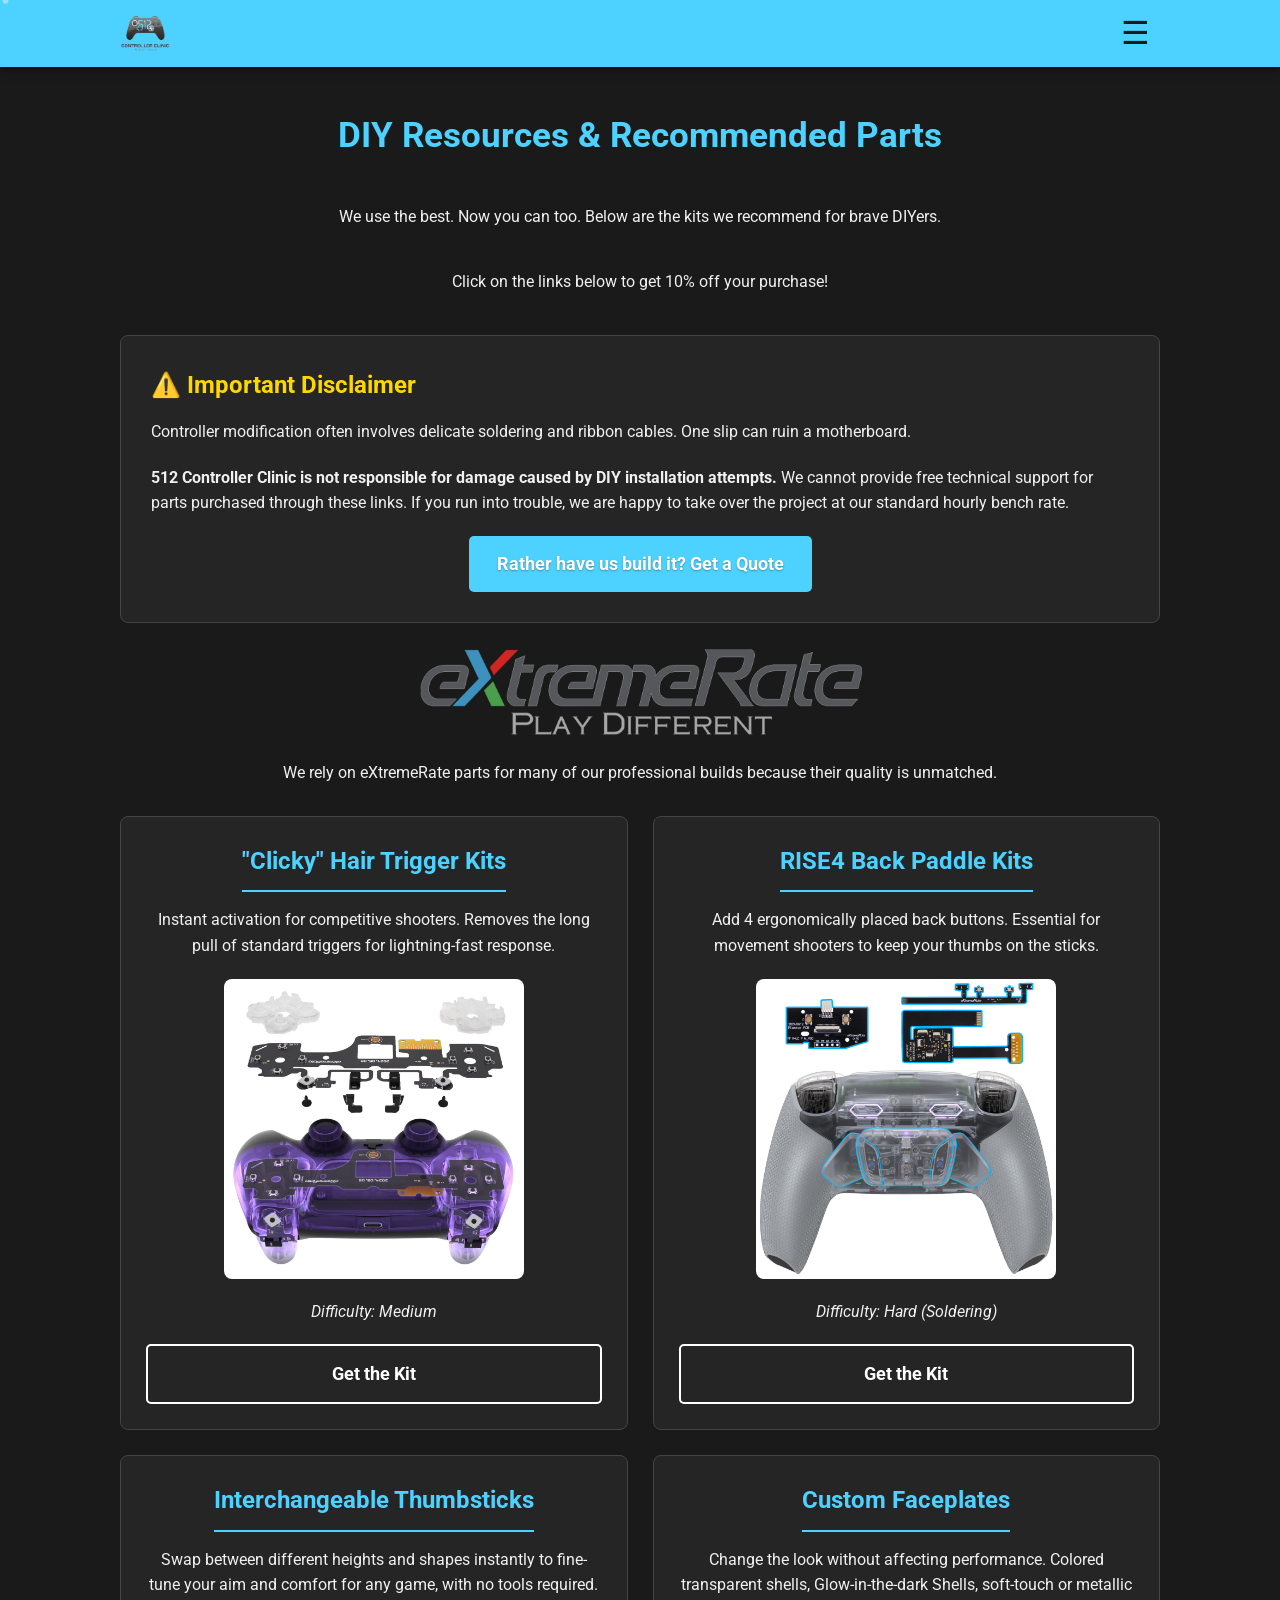
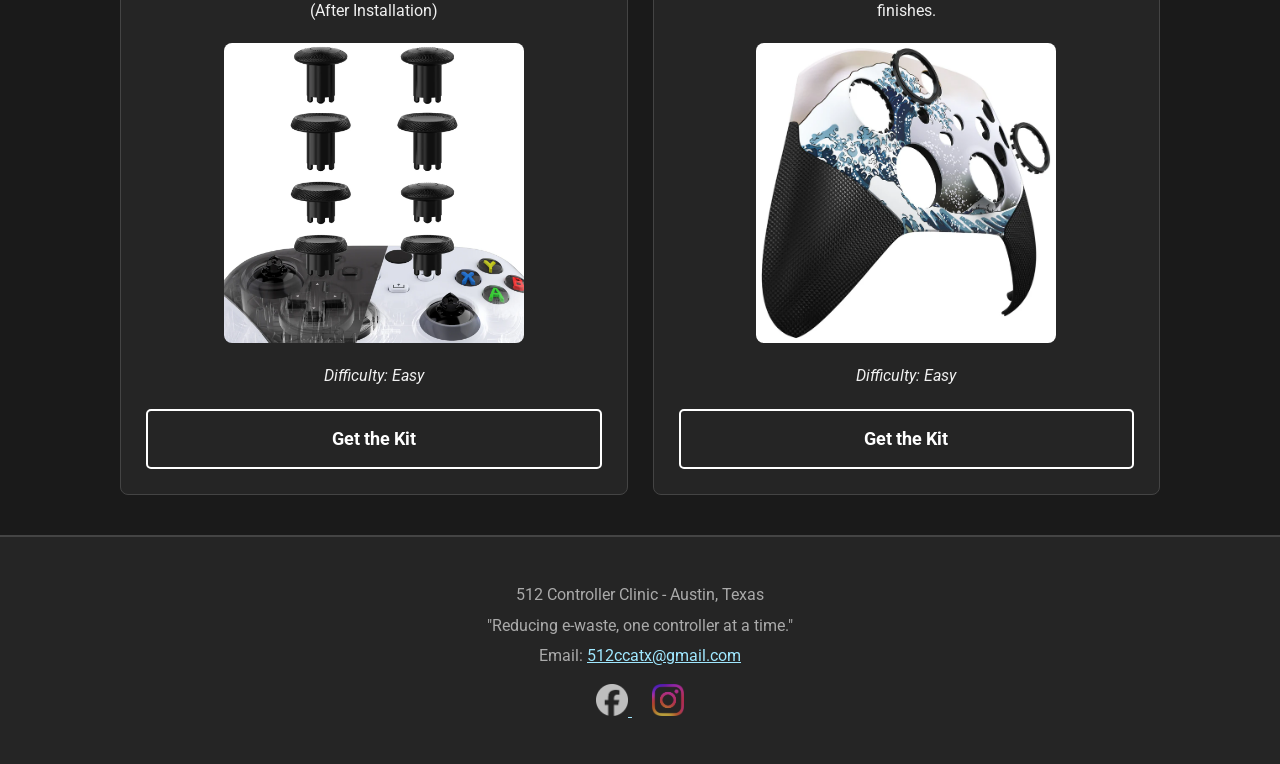
<file: diy-resources.html>
<!DOCTYPE html>
<html lang="en">
<head>
<meta charset="UTF-8">
<meta name="viewport" content="width=device-width, initial-scale=1.0">
<title>DIY Resources - 512 Controller Clinic</title>
<link rel="stylesheet" href="style.css">
<link rel="icon" type="image/png" href="images/favicon.png">
<meta name="description" content="Looking for the best controller parts? Browse our recommended eXtremeRate kits for DIY upgrades. Triggers, paddles, and shells used by the pros.">
<meta property="og:title" content="512 Controller Clinic DIY Resources">
<meta property="og:image" content="https://512controllerclinic.netlify.app/images/logo.png">
</head>

<!-- Google tag (gtag.js) -->
<script async src="https://www.googletagmanager.com/gtag/js?id=G-VP623EZ7RT"></script>
<script>
  window.dataLayer = window.dataLayer || [];
  function gtag(){dataLayer.push(arguments);}
  gtag('js', new Date());

  gtag('config', 'G-VP623EZ7RT');
</script>

<body>
<header id="site-header"></header>

<main>
<div class="container">
<h2>DIY Resources & Recommended Parts</h2>
<p style="text-align: center; max-width: 800px; margin: 0 auto 40px;">We use the best. Now you can too. Below are the kits we recommend for brave DIYers.</p>
<p style="text-align: center; max-width: 800px; margin: 0 auto 40px;">Click on the links below to get 10% off your purchase!</p>

<div class="content-box">
<h3 style="color: #ffd700;">⚠️ Important Disclaimer</h3>
<p>Controller modification often involves delicate soldering and ribbon cables. One slip can ruin a motherboard.</p>
<p><strong>512 Controller Clinic is not responsible for damage caused by DIY installation attempts.</strong> We cannot provide free technical support for parts purchased through these links. If you run into trouble, we are happy to take over the project at our standard hourly bench rate.</p>

<div style="text-align: center; margin-top: 20px;">
<a href="request.html" class="btn">Rather have us build it? Get a Quote</a>
</div>
</div>


<img src="images/extremerate.png" alt="eXtremeRate Logo" style="display: block; margin: 20px auto 20px auto; max-width: 450px; height: auto;">
<p style="text-align: center; margin-bottom: 30px;">We rely on eXtremeRate parts for many of our professional builds because their quality is unmatched.</p>

<section class="section-cards">
<div class="card">

<h3>"Clicky" Hair Trigger Kits</h3>
<p>Instant activation for competitive shooters. Removes the long pull of standard triggers for lightning-fast response.</p>
<img src="images/ps5-clicky.jpg" alt="PS5 Clicky Triggers" style="display: block; margin: 20px auto; max-width: 300px; height: auto; border-radius: 8px;">
<p><em>Difficulty: Medium</em></p>
<a href="https://extremerate.com?sca_ref=9889661.9E9PuOtw3K&sca_source=Website" target="_blank" class="btn btn-secondary" style="width:100%; text-align:center;">Get the Kit</a>
</div>
<div class="card">

<h3>RISE4 Back Paddle Kits</h3>
<p>Add 4 ergonomically placed back buttons. Essential for movement shooters to keep your thumbs on the sticks.</p>
<img src="images/rise4.jpg" alt="PS5 Rise4 Max paddle kit" style="display: block; margin: 20px auto; max-width: 300px; height: auto; border-radius: 8px;">
<p><em>Difficulty: Hard (Soldering)</em></p>
<a href="https://extremerate.com?sca_ref=9889661.9E9PuOtw3K&sca_source=Website" target="_blank" class="btn btn-secondary" style="width:100%; text-align:center;">Get the Kit</a>
</div>
<div class="card">

<h3>Interchangeable Thumbsticks</h3>
<p>Swap between different heights and shapes instantly to fine-tune your aim and comfort for any game, with no tools required. (After Installation) </p>
<img src="images/thumbsticks.webp" alt="Adjustable Height Thumbsticks" style="display: block; margin: 20px auto; max-width: 300px; height: auto; border-radius: 8px;">
<p><em>Difficulty: Easy</em></p>
<a href="https://extremerate.com?sca_ref=9889661.9E9PuOtw3K&sca_source=Website" target="_blank" class="btn btn-secondary" style="width:100%; text-align:center;">Get the Kit</a>
</div>
<div class="card">

<h3>Custom Faceplates</h3>
<p>Change the look without affecting performance. Colored transparent shells, Glow-in-the-dark Shells, soft-touch or metallic finishes.</p>
<img src="images/xbox-face.webp" alt="PS5 Clicky Triggers" style="display: block; margin: 20px auto; max-width: 300px; height: auto; border-radius: 8px;">
<p><em>Difficulty: Easy</em></p>
<a href="https://extremerate.com?sca_ref=9889661.9E9PuOtw3K&sca_source=Website" target="_blank" class="btn btn-secondary" style="width:100%; text-align:center;">Get the Kit</a>
</div>
</section>
</div>
</main>

<footer>
<div class="container">
<p>512 Controller Clinic - Austin, Texas</p>
<p>"Reducing e-waste, one controller at a time."</p>
<p style="display:none"> Text Only: <a href="sms:8337145848">833.714.5848</a> </p>
<p> Email: <a href="mailto:512ccatx@gmail.com">512ccatx@gmail.com</a> </p>

<div class="social-icons">
<a href="https://www.facebook.com/profile.php?id=61583093071897" target="_blank" rel="noopener noreferrer">
<img src="images/facebook_logo.png" alt="512 Controller Clinic on Facebook">
</a>
<a href="https://www.instagram.com/512controllerclinic" target="_blank" rel="noopener noreferrer">
<img src="images/instagram_logo.png" alt="512 Controller Clinic on Instagram">
</a>
</div>
</div>
</footer>

<a style="display:none" href="sms:8337145848" class="floating-text-btn">
💬 Text Us
</a>

<script src="nav.js"></script>

  <script src="weather.js"></script>

</body>
</html>
</file>
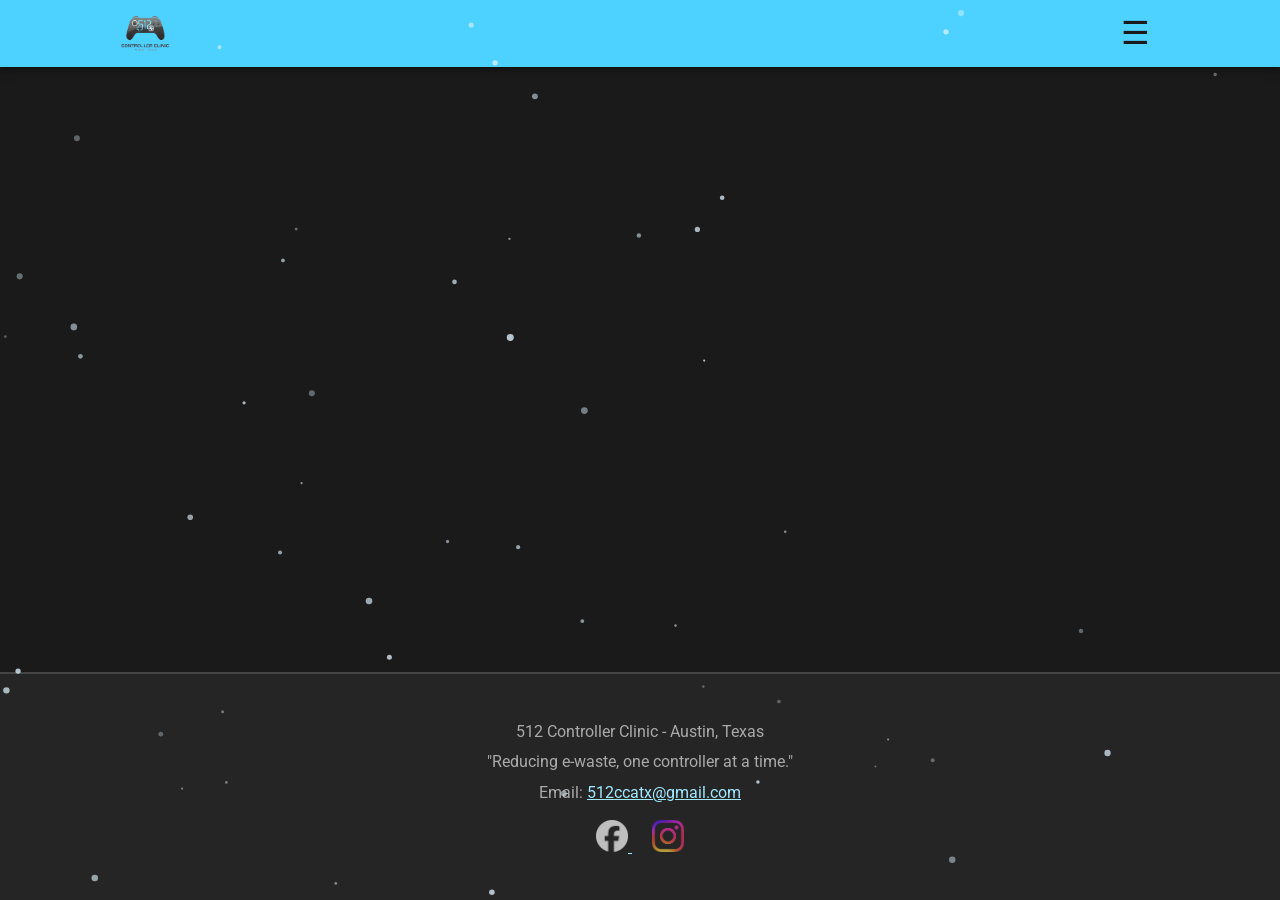
<file: gallery.html>
<!DOCTYPE html>
<html lang="en">
<head>
<meta charset="UTF-8">
<meta name="viewport" content="width=device-width, initial-scale=1.0">
<title>Gallery - 512 Controller Clinic</title>
<link rel="stylesheet" href="style.css">
<link rel="icon" type="image/png" href="./images/favicon.png">
<meta name="description" content="Explore our Hall of Fame. See recent custom PS5 & Xbox builds, TMR stick installs, and restoration projects. Get inspired for your own custom build.">
<meta property="og:title" content="512 Controller Clinic Gallery">
<meta property="og:image" content="https://512controllerclinic.netlify.app/images/logo.png">
</head>

<!-- Google tag (gtag.js) -->
<script async src="https://www.googletagmanager.com/gtag/js?id=G-VP623EZ7RT"></script>
<script>
  window.dataLayer = window.dataLayer || [];
  function gtag(){dataLayer.push(arguments);}
  gtag('js', new Date());

  gtag('config', 'G-VP623EZ7RT');
</script>

<body>
<header id="site-header"></header>

<main>
  
<behold-widget feed-id="nGzlMb8mVuki2RTuWa4y"></behold-widget>
<script>
 (() => {
   if(window.__bhldScript)return;window.__bhldScript=true;
   const d=document,s=d.createElement("script");s.type="module";
   s.src="https://w.behold.so/widget.js";setTimeout(()=>{d.head.append(s);},0);
 })();
</script>
  
</main>

<footer>
<div class="container">
<p>512 Controller Clinic - Austin, Texas</p>
<p>"Reducing e-waste, one controller at a time."</p>
<p style="display:none"> Text Only: <a href="sms:8337145848">833.714.5848</a> </p>
<p> Email: <a href="mailto:512ccatx@gmail.com">512ccatx@gmail.com</a> </p>

<div class="social-icons">
<a href="https://www.facebook.com/profile.php?id=61583093071897" target="_blank" rel="noopener noreferrer">
<img src="images/facebook_logo.png" alt="512 Controller Clinic on Facebook">
</a>
<a href="https://www.instagram.com/512controllerclinic" target="_blank" rel="noopener noreferrer">
<img src="images/instagram_logo.png" alt="512 Controller Clinic on Instagram">
</a>
</div>
</div>
</footer>

<p style="display:none"><a href="sms:8337145848" class="floating-text-btn">
💬 Text Us
</a>

<script src="nav.js"></script>

  <script src="weather.js"></script>

</body>
</html>
</file>
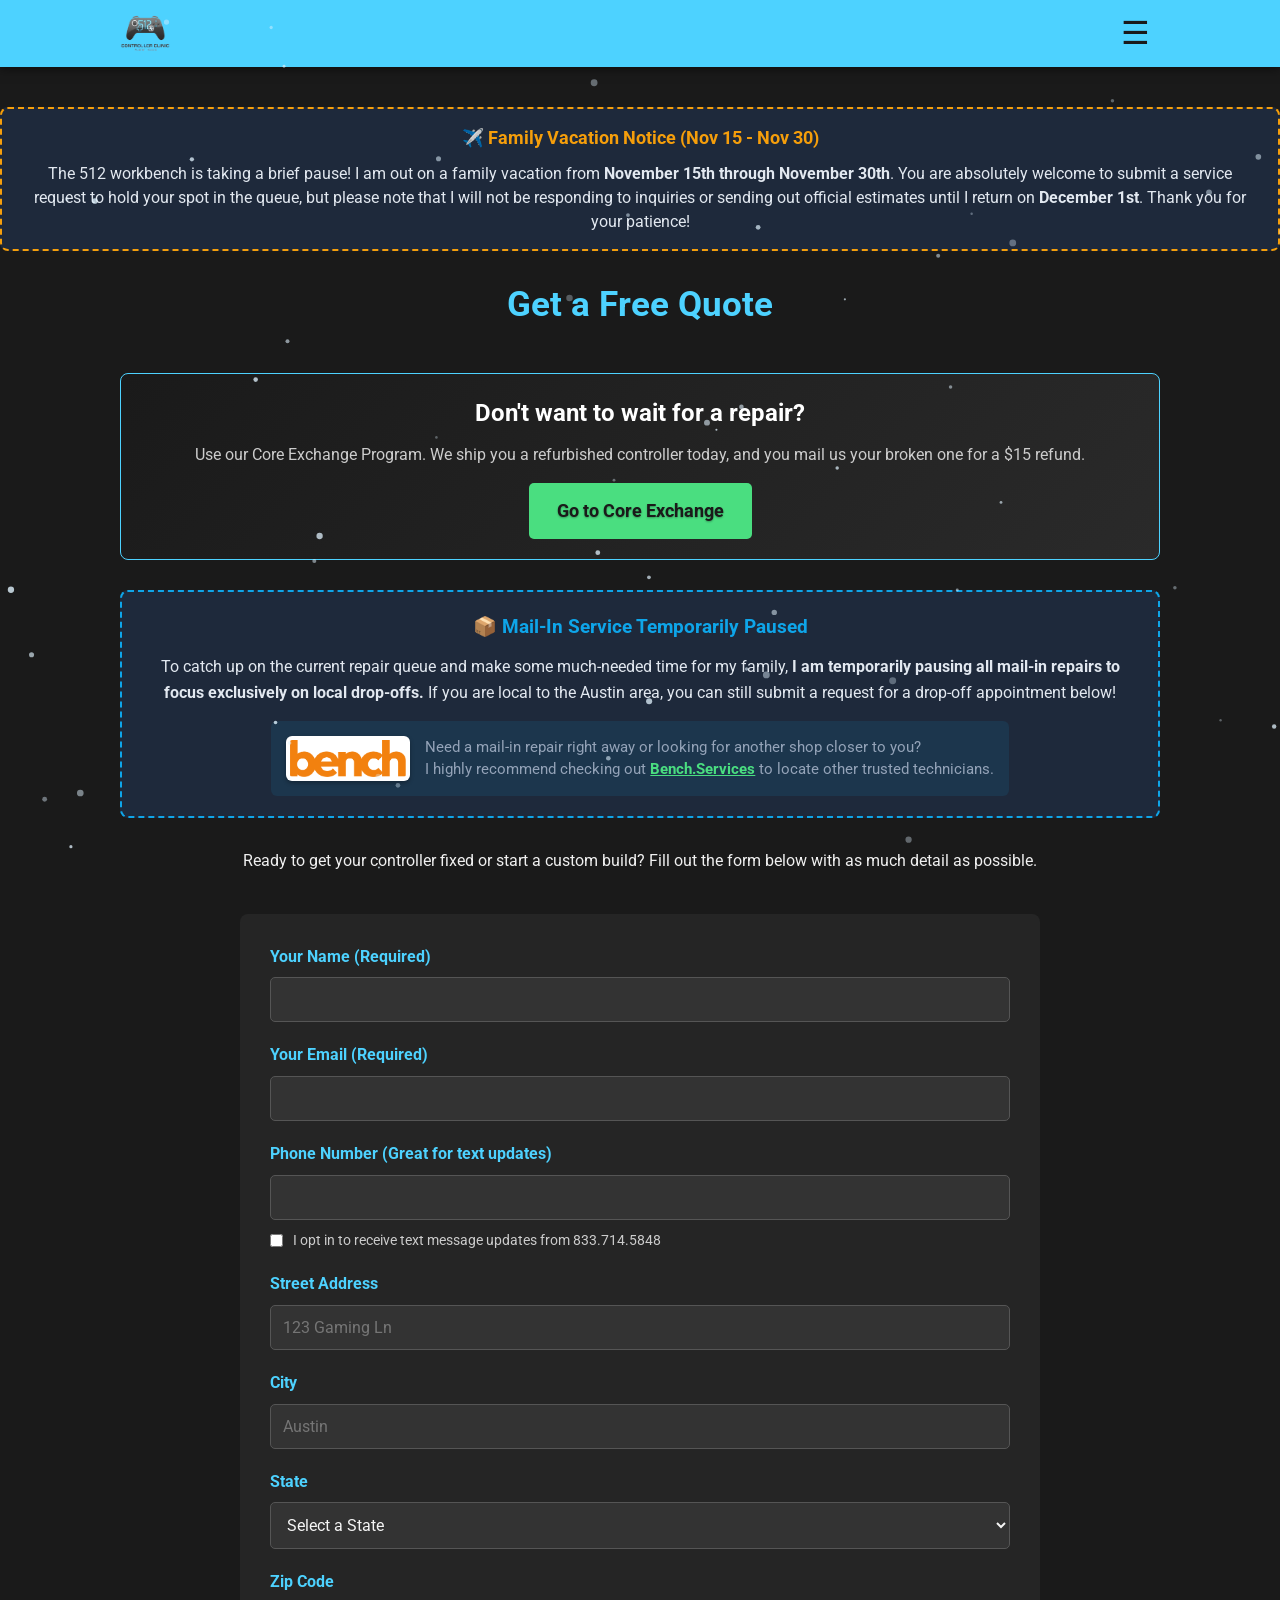
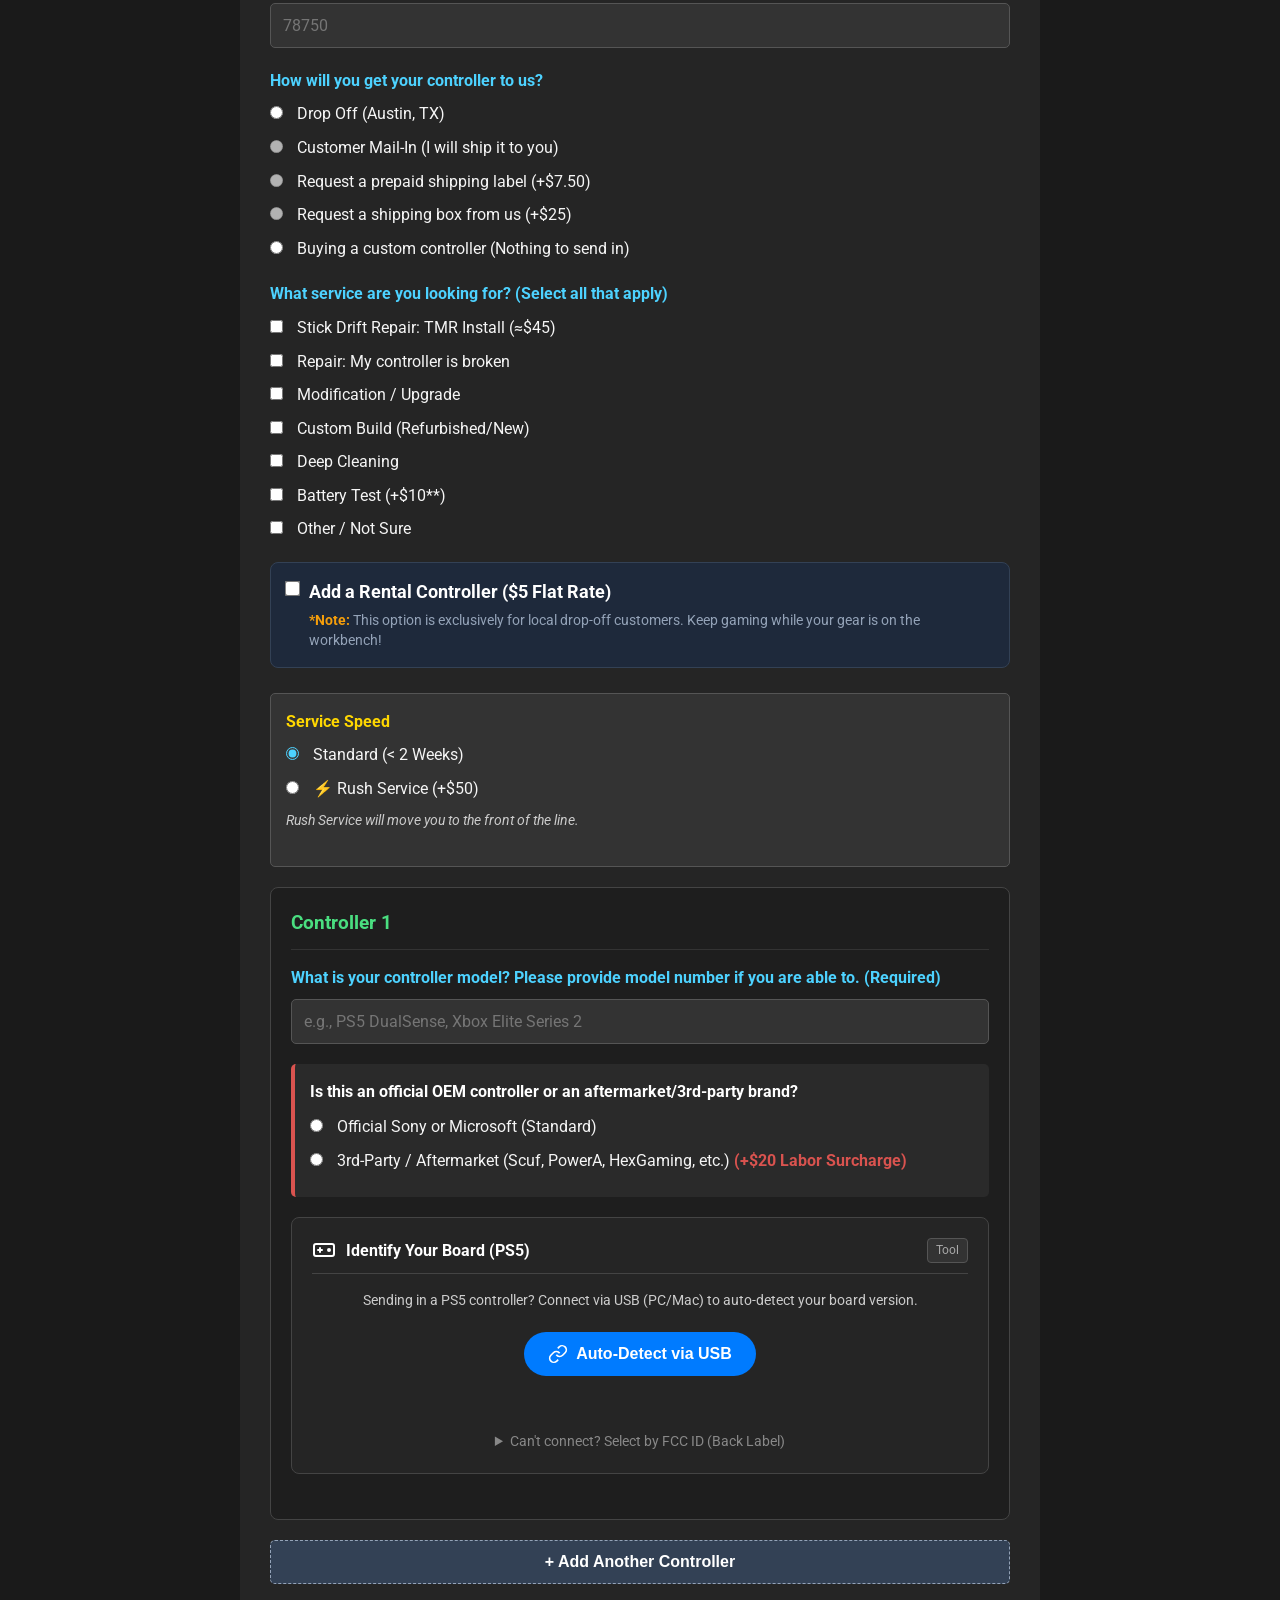
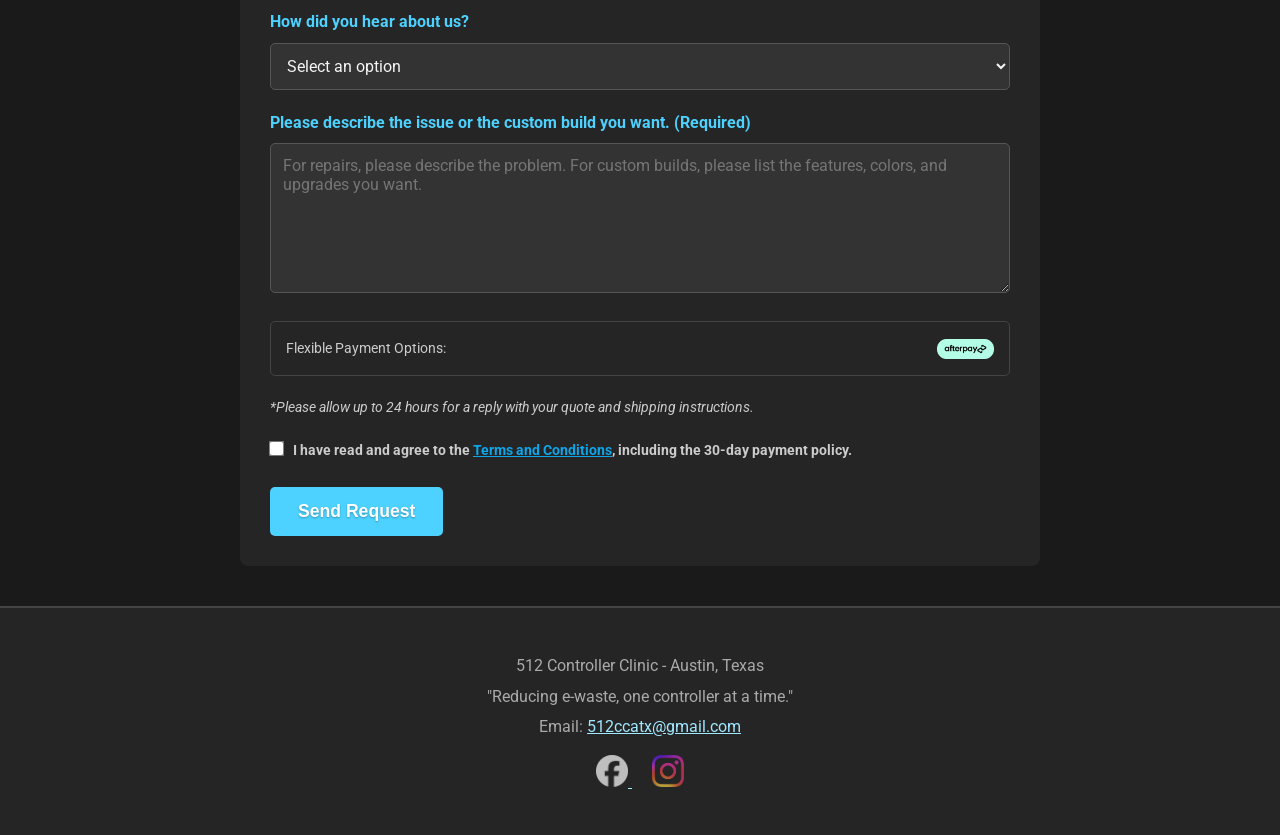
<file: request.html>
<!DOCTYPE html>
<html lang="en">
<head>
    <meta charset="UTF-8">
    <meta name="viewport" content="width=device-width, initial-scale=1.0">
    <title>Request Service - 512 Controller Clinic</title>
    <link rel="stylesheet" href="style.css">
    <link rel="icon" type="image/png" href="images/favicon.png">
    <meta name="description" content="Ready to fix your stick drift or build your dream controller? Fill out our request form for a free quote and shipping instructions. Fast Austin service.">
    
    <script async src="https://www.googletagmanager.com/gtag/js?id=G-VP623EZ7RT"></script>
    <script>
      window.dataLayer = window.dataLayer || [];
      function gtag(){dataLayer.push(arguments);}
      gtag('js', new Date());
      gtag('config', 'G-VP623EZ7RT');
    </script>

    <style>
        .bdm-widget {
            background-color: #252525;
            border: 1px solid #444;
            border-radius: 8px;
            padding: 20px;
            margin-bottom: 25px;
            text-align: center;
            font-family: inherit;
        }
        .bdm-header {
            display: flex;
            align-items: center;
            justify-content: space-between;
            border-bottom: 1px solid #444;
            padding-bottom: 10px;
            margin-bottom: 15px;
        }
        .bdm-title {
            color: #fff;
            font-weight: bold;
            display: flex;
            align-items: center;
            gap: 10px;
        }
        .bdm-badge {
            background: #333;
            color: #aaa;
            font-size: 0.75rem;
            padding: 2px 8px;
            border-radius: 4px;
            border: 1px solid #555;
        }
        .bdm-btn-usb {
            background-color: #007bff; 
            color: white;
            border: none;
            padding: 12px 24px;
            border-radius: 50px;
            font-weight: bold;
            cursor: pointer;
            transition: transform 0.2s, background 0.2s;
            display: inline-flex;
            align-items: center;
            gap: 8px;
            font-size: 1rem;
        }
        .bdm-btn-usb:hover {
            background-color: #0056b3;
            transform: scale(1.02);
        }
        .bdm-status {
            margin-top: 10px;
            font-family: monospace;
            font-size: 0.9rem;
            min-height: 24px;
        }
        .bdm-result-box {
            display: none; 
            background: linear-gradient(135deg, #1a1a1a, #2a2a2a);
            border-left: 4px solid #007bff;
            padding: 15px;
            margin-top: 20px;
            border-radius: 6px;
            text-align: left;
            animation: fadeIn 0.5s ease;
        }
        .bdm-result-title {
            color: #fff;
            font-size: 1.8rem;
            margin: 5px 0;
            font-weight: 800;
        }
        .bdm-result-desc {
            color: #ccc;
            font-size: 0.9rem;
        }
        .manual-options {
            display: grid;
            grid-template-columns: repeat(4, 1fr);
            gap: 10px;
            margin-top: 10px;
        }
        .manual-btn {
            background: #333;
            border: 1px solid #555;
            color: #fff;
            padding: 8px;
            border-radius: 4px;
            cursor: pointer;
            flex: 1;
            font-weight: bold;
        }
        .manual-btn:hover {
            border-color: #007bff;
            background: #444;
        }
        details summary {
            cursor: pointer;
            color: #888;
            font-size: 0.9rem;
            margin-top: 20px;
            user-select: none;
        }
        details summary:hover { color: #fff; }
        
        @keyframes fadeIn { from { opacity: 0; transform: translateY(-5px); } to { opacity: 1; transform: translateY(0); } }
        
        .text-green { color: #4ade80; }
        .text-red { color: #f87171; }
        .text-yellow { color: #facc15; }
        .text-blue { color: #0ea5e9; }
    </style>
</head>

<body>
<header id="site-header"></header>

<main>

            <div style="background: #1e293b; border: 2px dashed #f59e0b; border-radius: 8px; padding: 15px 20px; margin-bottom: 25px; text-align: center;">
            <strong style="color: #f59e0b; font-size: 1.1rem;">✈️ Family Vacation Notice (Nov 15 - Nov 30)</strong>
            <p style="color: #e2e8f0; margin-top: 10px; margin-bottom: 0; line-height: 1.5;">
                The 512 workbench is taking a brief pause! I am out on a family vacation from <strong>November 15th through November 30th</strong>. You are absolutely welcome to submit a service request to hold your spot in the queue, but please note that I will not be responding to inquiries or sending out official estimates until I return on <strong>December 1st</strong>. Thank you for your patience!
            </p>
        </div>
    
    <div class="container">
        <h2>Get a Free Quote</h2>
        <div style="background: linear-gradient(135deg, #1a1a1a, #2a2a2a); border: 1px solid #4dd2ff; border-radius: 8px; padding: 20px; text-align: center; margin-bottom: 30px;">
            <h3 style="margin-bottom: 10px; color: #fff;">Don't want to wait for a repair?</h3>
            <p style="color: #ccc; margin-bottom: 15px;">Use our Core Exchange Program. We ship you a refurbished controller today, and you mail us your broken one for a $15 refund.</p>
            <a href="core-exchange.html" class="btn" style="background-color: #4ade80; color: #1a1a1a;">Go to Core Exchange</a>
        </div>

<div style="background: #1e293b; border: 2px dashed #0ea5e9; border-radius: 8px; padding: 20px; margin-bottom: 30px; text-align: center;">
<strong style="color: #0ea5e9; font-size: 1.2rem;">📦 Mail-In Service Temporarily Paused</strong>
<p style="color: #e2e8f0; margin-top: 12px; margin-bottom: 15px; line-height: 1.6;">
       To catch up on the current repair queue and make some much-needed time for my family, <strong>I am temporarily pausing all mail-in repairs to focus exclusively on local drop-offs.</strong> If you are local to the Austin area, you can still submit a request for a drop-off appointment below!
</p>
<div style="background: rgba(14, 165, 233, 0.1); border-radius: 6px; padding: 15px; display: inline-flex; align-items: center; justify-content: center; gap: 15px; text-align: left; flex-wrap: wrap;">
<!-- Bench Services Logo (Now with Tracking) -->
<a href="https://www.bench.services/" target="_blank" onclick="gtag('event', 'bench_referral_click', {'event_category': 'Outbound', 'event_label': 'Bench Logo'});" style="flex-shrink: 0; display: flex; align-items: center;">
<img src="images/IMG_9308.png" alt="Bench Services" style="height: 45px; border-radius: 6px; background: #fff; padding: 4px; box-shadow: 0 2px 4px rgba(0,0,0,0.3);">
</a>
<p style="color: #94a3b8; font-size: 0.95rem; margin: 0; line-height: 1.5;">
           Need a mail-in repair right away or looking for another shop closer to you?<br>
           I highly recommend checking out <a href="https://www.bench.services/" target="_blank" onclick="gtag('event', 'bench_referral_click', {'event_category': 'Outbound', 'event_label': 'Bench Text Link'});" style="color: #4ade80; font-weight: bold; text-decoration: underline;">Bench.Services</a> to locate other trusted technicians.
</p>
</div>
</div>





        <p style="text-align: center; max-width: 800px; margin: 0 auto 40px;">Ready to get your controller fixed or start a custom build? Fill out the form below with as much detail as possible.</p>

        <form id="repairForm" class="form-container" action="https://formspree.io/f/mblqjpgg" method="POST">
            <div class="form-group">
                <label for="name">Your Name (Required)</label>
                <input type="text" id="name" name="name" required>
            </div>

            <div class="form-group">
                <label for="email">Your Email (Required)</label>
                <input type="email" id="email" name="email" required>
            </div>

            <div class="form-group">
                <label for="phone">Phone Number (Great for text updates)</label>
                <input type="text" id="phone" name="phone">
                <label style="display: flex; align-items: center; gap: 10px; font-size: 0.85rem; color: #ccc; margin-top: 10px; font-weight: normal; cursor: pointer;">
                    <input type="checkbox" name="text_opt_in" value="Yes, opted in" style="width: auto; margin: 0; cursor: pointer;">
                    I opt in to receive text message updates from 833.714.5848
                </label>
            </div>

            <div class="form-group">
                <label for="address">Street Address</label>
                <input type="text" id="address" name="address" placeholder="123 Gaming Ln">
            </div>

            <div class="form-group">
                <label for="city">City</label>
                <input type="text" id="city" name="city" placeholder="Austin">
            </div>

            <div class="form-group">
                <label for="state">State</label>
                <select id="state" name="state">
                    <option value="" disabled selected>Select a State</option>
                    <option value="AL">Alabama</option>
                    <option value="AK">Alaska</option>
                    <option value="AZ">Arizona</option>
                    <option value="AR">Arkansas</option>
                    <option value="CA">California</option>
                    <option value="CO">Colorado</option>
    <option value="CT">Connecticut</option>
    <option value="DE">Delaware</option>
    <option value="DC">District Of Columbia</option>
    <option value="FL">Florida</option>
    <option value="GA">Georgia</option>
    <option value="HI">Hawaii</option>
    <option value="ID">Idaho</option>
    <option value="IL">Illinois</option>
    <option value="IN">Indiana</option>
    <option value="IA">Iowa</option>
    <option value="KS">Kansas</option>
    <option value="KY">Kentucky</option>
    <option value="LA">Louisiana</option>
    <option value="ME">Maine</option>
    <option value="MD">Maryland</option>
    <option value="MA">Massachusetts</option>
    <option value="MI">Michigan</option>
    <option value="MN">Minnesota</option>
    <option value="MS">Mississippi</option>
    <option value="MO">Missouri</option>
    <option value="MT">Montana</option>
    <option value="NE">Nebraska</option>
    <option value="NV">Nevada</option>
    <option value="NH">New Hampshire</option>
    <option value="NJ">New Jersey</option>
    <option value="NM">New Mexico</option>
    <option value="NY">New York</option>
    <option value="NC">North Carolina</option>
    <option value="ND">North Dakota</option>
    <option value="OH">Ohio</option>
    <option value="OK">Oklahoma</option>
    <option value="OR">Oregon</option>
    <option value="PA">Pennsylvania</option>
    <option value="RI">Rhode Island</option>
    <option value="SC">South Carolina</option>
    <option value="SD">South Dakota</option>
    <option value="TN">Tennessee</option>
    <option value="TX">Texas</option>
    <option value="UT">Utah</option>
    <option value="VT">Vermont</option>
    <option value="VA">Virginia</option>
    <option value="WA">Washington</option>
    <option value="WV">West Virginia</option>
    <option value="WI">Wisconsin</option>
    <option value="WY">Wyoming</option>
</select>

                </select>
            </div>

            <div class="form-group">
                <label for="zip">Zip Code</label>
                <input type="text" id="zip" name="zip" placeholder="78750">
            </div>

            <div class="form-group">
                <label>How will you get your controller to us?</label>
                <div class="radio-group">
                    <label><input type="radio" name="delivery_method" value="Drop-Off"> Drop Off (Austin, TX)</label>
                    <label><input type="radio" name="delivery_method" value="Mail-In" disabled> Customer Mail-In (I will ship it to you)</label>
                    <label><input type="radio" name="delivery_method" value="Shipping-Label" disabled> Request a prepaid shipping label (+$7.50)</label>
                    <label><input type="radio" name="delivery_method" value="Request-Box" disabled> Request a shipping box from us (+$25)</label>
                    <label><input type="radio" name="delivery_method" value="Purchasing"> Buying a custom controller (Nothing to send in)</label>
                </div>
            </div>

            <div class="form-group">
                <label>What service are you looking for? (Select all that apply)</label>
                <div class="radio-group">
                     <label><input type="checkbox" name="service_type" value="TMR Install"> Stick Drift Repair: TMR Install (≈$45)</label>
                     <label><input type="checkbox" name="service_type" value="Repair"> Repair: My controller is broken</label>
                    <label><input type="checkbox" name="service_type" value="Modification"> Modification / Upgrade</label>
                    <label><input type="checkbox" name="service_type" value="Custom Build"> Custom Build (Refurbished/New)</label>
                    <label><input type="checkbox" name="service_type" value="Deep Cleaning"> Deep Cleaning</label>
                    <label><input type="checkbox" name="service_type" value="Battery Test"> Battery Test (+$10**)</label>
                    <label><input type="checkbox" name="service_type" value="Other"> Other / Not Sure</label>
                </div>
            </div>

            <div style="margin-bottom: 25px; padding: 15px; background: #1e293b; border: 1px solid #334155; border-radius: 8px;">
                <label style="display: flex; align-items: flex-start; gap: 10px; cursor: pointer; margin: 0;">
                    <input type="checkbox" name="rental_controller" value="Yes" style="margin-top: 4px; transform: scale(1.2); accent-color: #0ea5e9;">
                    <div>
                        <span style="color: #ffffff; font-weight: bold; font-size: 1.1rem;">Add a Rental Controller ($5 Flat Rate)</span>
                        <p style="color: #94a3b8; font-size: 0.9rem; margin: 5px 0 0 0; line-height: 1.4;">
                            <strong style="color: #f59e0b;">*Note:</strong> This option is exclusively for local drop-off customers. Keep gaming while your gear is on the workbench!
                        </p>
                    </div>
                </label>
            </div>
 
            <div class="form-group" style="background: #333; padding: 15px; border-radius: 5px; border: 1px solid #555;">
                <label style="color: #ffd700;">Service Speed</label>
                <div class="radio-group">
                    <label><input type="radio" name="turnaround" value="Standard" checked> Standard (&lt; 2 Weeks)</label>
                    <label><input type="radio" name="turnaround" value="Rush Service (+$50)"> ⚡ Rush Service (+$50)</label>
                </div>
                <p style="font-size: 0.9rem; margin-top: 10px; color: #ccc; font-style: italic; line-height: 1.4;">
                    Rush Service will move you to the front of the line.
                </p>
            </div>

            <!-- DYNAMIC MULTI-CONTROLLER SECTION -->
            <div id="controllers-container">
                <div class="controller-block" id="controller-block-1" style="padding: 20px; border: 1px solid #444; border-radius: 8px; margin-bottom: 20px; background: #1e1e1e; position: relative;">
                    <h4 style="color: #4ade80; margin-top: 0; font-size: 1.2rem; border-bottom: 1px solid #333; padding-bottom: 10px;">Controller 1</h4>
                    
                    <div class="form-group">
                        <label for="controller_model_1">What is your controller model? Please provide model number if you are able to. (Required)</label>
                        <input type="text" id="controller_model_1" name="controller_model_1" placeholder="e.g., PS5 DualSense, Xbox Elite Series 2" required>
                    </div>

                    <div class="form-group" style="background: #2a2a2a; padding: 15px; border-radius: 5px; border-left: 4px solid #d9534f; margin-bottom: 20px;">
                        <label style="color: #ffffff; font-weight: bold;">Is this an official OEM controller or an aftermarket/3rd-party brand?</label>
                        <div class="radio-group" style="margin-top: 10px;">
                            <label><input type="radio" name="controller_brand_1" value="Official OEM" required> Official Sony or Microsoft (Standard)</label>
                            <label><input type="radio" name="controller_brand_1" value="Aftermarket (+$20)"> 3rd-Party / Aftermarket (Scuf, PowerA, HexGaming, etc.) <span style="color: #d9534f; font-weight: bold;">(+$20 Labor Surcharge)</span></label>
                        </div>
                    </div>

                    <div class="bdm-widget">
                        <div class="bdm-header">
                            <div class="bdm-title">
                                <svg width="24" height="24" viewBox="0 0 24 24" fill="none" stroke="currentColor" stroke-width="2" stroke-linecap="round" stroke-linejoin="round"><rect x="2" y="6" width="20" height="12" rx="2"/><path d="M6 12h4"/><path d="M8 10v4"/><circle cx="17" cy="12" r="1"/></svg>
                                Identify Your Board (PS5)
                            </div>
                            <span class="bdm-badge">Tool</span>
                        </div>

                        <p style="font-size: 0.9rem; color: #ccc; margin-bottom: 20px;">Sending in a PS5 controller? Connect via USB (PC/Mac) to auto-detect your board version.</p>

                        <button type="button" class="bdm-btn-usb" onclick="detectControllerBDM(1)">
                            <svg width="20" height="20" viewBox="0 0 24 24" fill="none" stroke="currentColor" stroke-width="2"><path d="M10 13a5 5 0 0 0 7.54.54l3-3a5 5 0 0 0-7.07-7.07l-1.72 1.71"></path><path d="M14 11a5 5 0 0 0-7.54-.54l-3 3a5 5 0 0 0 7.07 7.07l1.71-1.71"></path></svg>
                            Auto-Detect via USB
                        </button>
                        
                        <div id="usbStatus_1" class="bdm-status"></div>

                        <div id="resultDisplay_1" class="bdm-result-box">
                            <p style="color: #007bff; font-size: 0.75rem; text-transform: uppercase; letter-spacing: 1px; margin-bottom: 0;">Detected Model</p>
                            <h4 id="bdmTitle_1" class="bdm-result-title">BDM-???</h4>
                            <p id="bdmDesc_1" class="bdm-result-desc">Details will appear here.</p>
                            <p style="font-size: 0.8rem; color: #4ade80; margin-top: 5px; font-style: italic;">✓ Added to description box below</p>
                        </div>

                        <details style="margin-top: 20px;">
                            <summary>Can't connect? Select by FCC ID (Back Label)</summary>
                            <div style="margin-top: 15px; text-align: left;">
                                <label style="font-size: 0.8rem; color: #aaa; display: block; margin-bottom: 8px;">Last character of FCC ID (Ends in...)</label>
                                <div style="display: flex; gap: 10px; justify-content: space-between;">
                                    <button type="button" onclick="manualSelect('1', 1)" class="manual-btn">1</button>
                                    <button type="button" onclick="manualSelect('A', 1)" class="manual-btn">A</button>
                                    <button type="button" onclick="manualSelect('B', 1)" class="manual-btn">B</button>
                                    <button type="button" onclick="manualSelect('C', 1)" class="manual-btn">C</button>
                                </div>
                                <p style="font-size: 0.75rem; color: #666; margin-top: 5px;">*Click the letter/number to select</p>
                            </div>
                        </details>
                    </div>
                </div>
            </div>
            
            <button type="button" onclick="addController()" style="background: #334155; color: #fff; border: 1px dashed #94a3b8; padding: 12px 20px; border-radius: 5px; cursor: pointer; width: 100%; margin-bottom: 25px; font-weight: bold; font-size: 1rem; transition: background 0.2s;">
                + Add Another Controller
            </button>
            <!-- END DYNAMIC MULTI-CONTROLLER SECTION -->

            <div class="form-group">
                <label for="referral_source">How did you hear about us?</label>
                <select id="referral_source" name="referral_source" style="width: 100%; padding: 12px; border: 1px solid #555; background-color: #333; color: #f5f5f5; border-radius: 5px;">
                    <option value="" disabled selected>Select an option</option>
                    <option value="Google Search">Google Search</option>
                    <option value="Google Maps">Google Maps</option>
                    <option value="Facebook/Instagram">Facebook / Instagram</option>
                    <option value="Reddit">Reddit</option>
                    <option value="Nextdoor">Nextdoor</option>
                    <option value="Word of Mouth">Friend / Word of Mouth</option>
                    <option value="Return Customer">I am a Return Customer</option>
                    <option value="Other">Other</option>
                </select>
            </div>

            <div class="form-group">
                <label for="description">Please describe the issue or the custom build you want. (Required)</label>
                <textarea id="description" name="description" placeholder="For repairs, please describe the problem. For custom builds, please list the features, colors, and upgrades you want." required></textarea>
            </div>

            <div style="background-color: #252525; padding: 15px; border-radius: 5px; border: 1px solid #444; margin-bottom: 20px; display: flex; align-items: center; justify-content: space-between;">
                <span style="font-size: 0.9rem; color: #ccc;">Flexible Payment Options:</span>
                <img src="images/afterpay.png" alt="Afterpay" style="height: 20px;">
            </div>

            <p style="font-size: 0.9rem; color: #ccc; margin-bottom: 20px; font-style: italic;">
                *Please allow up to 24 hours for a reply with your quote and shipping instructions.
            </p>

<div class="form-group" style="margin-top: 20px; margin-bottom: 25px;">
    <label style="display: flex; align-items: flex-start; gap: 10px; cursor: pointer; font-size: 0.9rem; color: #ccc;">
        <input type="checkbox" name="terms_agreed" required style="margin-top: 3px; transform: scale(1.2);">
        <span>I have read and agree to the <a href="javascript:void(0)" onclick="openTermsModal()" style="color: #0ea5e9; text-decoration: underline;">Terms and Conditions</a>, including the 30-day payment policy.</span>
    </label>
</div>


            <button type="submit" class="btn">Send Request</button>
        </form>
    </div>
</main>

<footer>
    <div class="container">
        <p>512 Controller Clinic - Austin, Texas</p>
        <p>"Reducing e-waste, one controller at a time."</p>
        <p style="display:none"> Text Only: <a href="sms:8337145848">833.714.5848</a> </p>
        <p> Email: <a href="mailto:512ccatx@gmail.com">512ccatx@gmail.com</a> </p>
        <div class="social-icons">
            <a href="https://www.facebook.com/profile.php?id=61583093071897" target="_blank" rel="noopener noreferrer">
                <img src="images/facebook_logo.png" alt="512 Controller Clinic on Facebook">
            </a>
            <a href="https://www.instagram.com/512controllerclinic" target="_blank" rel="noopener noreferrer">
                <img src="images/instagram_logo.png" alt="512 Controller Clinic on Instagram">
            </a>
        </div>
    </div>
</footer>

<script>

function openTermsModal() {
    document.getElementById('termsModal').style.display = 'flex';
}

function closeTermsModal() {
    document.getElementById('termsModal').style.display = 'none';
}

// Close modal if user clicks outside the modal box
window.addEventListener('click', function(event) {
    const modal = document.getElementById('termsModal');
    if (event.target === modal) {
        closeTermsModal();
    }
});


    // --- MULTI-CONTROLLER UI LOGIC ---
    let controllerCount = 1;

    function addController() {
        controllerCount++;
        const container = document.getElementById('controllers-container');
        
        const blockHTML = `
        <div class="controller-block" id="controller-block-${controllerCount}" style="padding: 20px; border: 1px solid #444; border-radius: 8px; margin-bottom: 20px; background: #1e1e1e; position: relative;">
            <button type="button" onclick="removeController(${controllerCount})" style="position: absolute; top: 15px; right: 15px; background: #dc3545; color: white; border: none; padding: 6px 12px; border-radius: 4px; cursor: pointer; font-size: 0.85rem; font-weight: bold;">X Remove</button>
            <h4 style="color: #4ade80; margin-top: 0; font-size: 1.2rem; border-bottom: 1px solid #333; padding-bottom: 10px;">Controller ${controllerCount}</h4>
            
            <div class="form-group">
                <label for="controller_model_${controllerCount}">What is your controller model? (Required)</label>
                <input type="text" id="controller_model_${controllerCount}" name="controller_model_${controllerCount}" placeholder="e.g., PS5 DualSense" required>
            </div>

            <div class="form-group" style="background: #2a2a2a; padding: 15px; border-radius: 5px; border-left: 4px solid #d9534f; margin-bottom: 20px;">
                <label style="color: #ffffff; font-weight: bold;">Is this an official OEM controller or an aftermarket/3rd-party brand?</label>
                <div class="radio-group" style="margin-top: 10px;">
                    <label><input type="radio" name="controller_brand_${controllerCount}" value="Official OEM" required> Official Sony/MS</label>
                    <label><input type="radio" name="controller_brand_${controllerCount}" value="Aftermarket (+$20)"> 3rd-Party (+$20 Surcharge)</label>
                </div>
            </div>

            <div class="bdm-widget">
                <div class="bdm-header">
                    <div class="bdm-title">
                        <svg width="24" height="24" viewBox="0 0 24 24" fill="none" stroke="currentColor" stroke-width="2" stroke-linecap="round" stroke-linejoin="round"><rect x="2" y="6" width="20" height="12" rx="2"/><path d="M6 12h4"/><path d="M8 10v4"/><circle cx="17" cy="12" r="1"/></svg>
                        Identify Your Board (PS5)
                    </div>
                    <span class="bdm-badge">Tool</span>
                </div>

                <button type="button" class="bdm-btn-usb" onclick="detectControllerBDM(${controllerCount})">
                    <svg width="20" height="20" viewBox="0 0 24 24" fill="none" stroke="currentColor" stroke-width="2"><path d="M10 13a5 5 0 0 0 7.54.54l3-3a5 5 0 0 0-7.07-7.07l-1.72 1.71"></path><path d="M14 11a5 5 0 0 0-7.54-.54l-3 3a5 5 0 0 0 7.07 7.07l1.71-1.71"></path></svg>
                    Auto-Detect via USB
                </button>
                
                <div id="usbStatus_${controllerCount}" class="bdm-status"></div>

                <div id="resultDisplay_${controllerCount}" class="bdm-result-box">
                    <p style="color: #007bff; font-size: 0.75rem; text-transform: uppercase; letter-spacing: 1px; margin-bottom: 0;">Detected Model</p>
                    <h4 id="bdmTitle_${controllerCount}" class="bdm-result-title">BDM-???</h4>
                    <p id="bdmDesc_${controllerCount}" class="bdm-result-desc">Details will appear here.</p>
                    <p style="font-size: 0.8rem; color: #4ade80; margin-top: 5px; font-style: italic;">✓ Added to description box below</p>
                </div>

                <details style="margin-top: 20px;">
                    <summary>Can't connect? Select by FCC ID (Back Label)</summary>
                    <div style="margin-top: 15px; text-align: left;">
                        <label style="font-size: 0.8rem; color: #aaa; display: block; margin-bottom: 8px;">Last character of FCC ID (Ends in...)</label>
                        <div style="display: flex; gap: 10px; justify-content: space-between;">
                            <button type="button" onclick="manualSelect('1', ${controllerCount})" class="manual-btn">1</button>
                            <button type="button" onclick="manualSelect('A', ${controllerCount})" class="manual-btn">A</button>
                            <button type="button" onclick="manualSelect('B', ${controllerCount})" class="manual-btn">B</button>
                            <button type="button" onclick="manualSelect('C', ${controllerCount})" class="manual-btn">C</button>
                        </div>
                    </div>
                </details>
            </div>
        </div>
        `;
        container.insertAdjacentHTML('beforeend', blockHTML);
    }

    function removeController(id) {
        const block = document.getElementById(`controller-block-${id}`);
        if (block) block.remove();
    }

    // --- UNIVERSAL SONY CONTROLLER IDENTIFIER ---

    function updateDescriptionBox(text, index) {
        const descBox = document.getElementById('description');
        const newNote = `[Controller ${index} Auto-Detected: ${text}]`; 
        const noteRegex = new RegExp(`\\[Controller ${index} Auto-Detected:.*?\\]`, 's');

        if (descBox.value.match(noteRegex)) {
            descBox.value = descBox.value.replace(noteRegex, newNote);
        } else {
            descBox.value += (descBox.value ? `\n\n` : '') + newNote;
        }
        
        descBox.style.border = "2px solid #4ade80";
        setTimeout(() => { descBox.style.border = "1px solid #555"; }, 1000);
    }

    function showResult(title, desc, isError, index) {
        const display = document.getElementById(`resultDisplay_${index}`);
        const titleEl = document.getElementById(`bdmTitle_${index}`);
        const descEl = document.getElementById(`bdmDesc_${index}`);
        
        display.style.display = 'block';
        titleEl.innerText = title;
        descEl.innerText = desc;
        titleEl.style.color = isError ? "#f87171" : "#fff";
    }

    function manualSelect(idChar, index) {
        let board = "";
        if (idChar === '1') board = "BDM-010";
        else if (idChar === 'A') board = "BDM-020 or BDM-030 (Will Confirm)"; // Corrected confusion
        else if (idChar === 'B') board = "BDM-040 or BDM-050 (Will Confirm)";
        else if (idChar === 'C') board = "BDM-060";
        
        showResult(board, "Selected via FCC ID.", false, index);
        updateDescriptionBox(board, index);
    }

    function getDS5Board(hwVersion) {
        const major = (hwVersion >> 8) & 0xff; 
        if (major === 0) return "LOCKED"; 
        if (major === 3) return "BDM-010";
        if (major === 4) return "BDM-020";
        if (major === 5) return "BDM-030";
        if (major === 6) return "BDM-040";
        if (major === 7 || major === 8) return "BDM-050";
        if (major === 17 || major === 19) return "BDM-060"; 
        return "UNKNOWN";
    }

    async function unlockDS5(device) {
        try {
            const payload = new Uint8Array([0x03, 0x02, 0x65, 0x32, 0x40, 0x0C]);
            await device.sendFeatureReport(0x80, payload);
            await device.receiveFeatureReport(0x81);
        } catch (e) { console.warn("Unlock/Flush blocked by OS", e); }
    }

    async function getDS5Serial(device) {
        // Primary Fix: Grab MAC Address from standard USB Report 0x09 (OS never blocks this)
        try {
            const report9 = await device.receiveFeatureReport(0x09);
            const data9 = new Uint8Array(report9.buffer);
            const mac = Array.from(data9.slice(1, 7))
                .map(b => b.toString(16).toUpperCase().padStart(2, '0'))
                .join(':');
            if (mac !== "00:00:00:00:00:00") return mac;
        } catch(e) {}

        // Fallback: Magic Packet (Often blocked by Windows/Drivers throwing errors)
        try {
            await device.sendFeatureReport(0x80, new Uint8Array([1, 19]));
            const report81 = await device.receiveFeatureReport(0x81);
            const data81 = new Uint8Array(report81.buffer);
            if (data81[1] === 1 && data81[2] === 19) {
                const decoder = new TextDecoder();
                return decoder.decode(data81.slice(4, 21)).replace(/\0/g, '').trim();
            }
        } catch (e) {}
        
        return "Unavailable (OS Blocked)";
    }

    async function detectControllerBDM(index) {
        const status = document.getElementById(`usbStatus_${index}`);

        if (!("hid" in navigator)) {
            status.innerHTML = "<span class='text-red'>Browser not supported. Please use Chrome or Edge.</span>";
            return;
        }

        try {
            const filters = [{ vendorId: 0x054c }];
            const devices = await navigator.hid.requestDevice({ filters: filters });
            
            if (devices.length === 0) {
                status.innerHTML = "<span class='text-yellow'>No device selected.</span>";
                return;
            }

            const device = devices[0];
            await device.open();

            if (device.productId === 0x0CE6 || device.productId === 0x0DF2) {
                const isEdge = (device.productId === 0x0DF2);
                status.innerHTML = "<span class='text-blue'>Unlocking...</span>";
                
                try {
                    await unlockDS5(device);
                    status.innerHTML = "<span class='text-green'>Reading Info...</span>";
                    
                    const serial = await getDS5Serial(device);

                    const report = await device.receiveFeatureReport(0x20);
                    const data = new DataView(report.buffer);
                    const hwInfo = data.getUint32(24, true); 
                    const board = getDS5Board(hwInfo);
                    const hexID = "0x" + hwInfo.toString(16).toUpperCase();

                    if (board === "LOCKED") throw new Error("Read Zero");
                    
                    let displayBoard = board;
                    if (isEdge) displayBoard = "DualSense Edge";
                    
                    if (isEdge || board !== "UNKNOWN") {
                        const logText = `${displayBoard} | Serial: ${serial}`;
                        updateDescriptionBox(logText, index);
                        showResult(displayBoard, `Serial: ${serial}\nInternal ID: ${hexID}`, false, index);
                        status.innerHTML = "<span class='text-green'>Controller Identified!</span>";
                    } else {
                        updateDescriptionBox(`Unknown ID: ${hexID} | Serial: ${serial}`, index);
                        showResult("Unknown Revision", `Chip ID is ${hexID}. Serial: ${serial}`, true, index);
                    }
                } catch (readError) {
                    status.innerHTML = "<span class='text-yellow'>Check Back Label</span>";
                    updateDescriptionBox("Sony DualSense (Please Select FCC ID)", index);
                    showResult("Check Back Label", "Connected, but hardware read was blocked by your OS. Click FCC ID below.", true, index);
                }
            } else {
                status.innerHTML = "<span class='text-yellow'>Unknown Sony Device.</span>";
            }
        } catch (error) {
            status.innerHTML = "<span class='text-red'>Connection failed.</span>";
        }
    }
    
    </script>
    
<script src="nav.js"></script>

    

<!-- Terms & Conditions Modal Overlay -->
<div id="termsModal" style="display: none; position: fixed; inset: 0; background: rgba(0, 0, 0, 0.75); z-index: 9999; align-items: center; justify-content: center; padding: 20px;">
    <div style="background: #1e293b; border: 1px solid #334155; border-radius: 8px; width: 100%; max-width: 620px; max-height: 80vh; display: flex; flex-direction: column; box-shadow: 0 10px 25px rgba(0,0,0,0.5);">
        
        <!-- Header -->
        <div style="display: flex; justify-content: space-between; align-items: center; padding: 15px 20px; border-bottom: 1px solid #334155;">
            <h3 style="margin: 0; color: #f8fafc; font-size: 1.2rem;">Terms & Conditions</h3>
            <button type="button" onclick="closeTermsModal()" style="background: transparent; border: none; color: #94a3b8; font-size: 1.5rem; cursor: pointer; line-height: 1;">&times;</button>
        </div>

        <!-- Scrollable Content Body -->
        <div style="padding: 20px; overflow-y: auto; color: #cbd5e1; font-size: 0.9rem; line-height: 1.6;">
            <p><strong>1. Scope:</strong> 512 Controller Clinic specializes exclusively in controller diagnostics, repair, refurbishment, and custom mods. We do not service or repair consoles at this time, but have plans to expand soon.</p>
            
            <div style="background: rgba(245, 158, 11, 0.1); border-left: 3px solid #f59e0b; padding: 10px 12px; margin: 12px 0;">
                <strong style="color: #fbbf24;">30-Day Abandonment Notice:</strong> Completed invoices unpaid after thirty (30) days result in forfeiture and salvage/resale of the controller, unless prior communication and extension arrangements have been confirmed.
            </div>

            <p><strong>2. Estimates & Billing:</strong> Quotes are preliminary. Any unlisted internal faults discovered during teardown will be paused for authorization before proceeding. Invoices must be settled prior to return shipment or local drop-off collection.</p>

            <p><strong>3. Shipping & Handoff:</strong> Inbound transit safety is the customer's responsibility. Local drop-offs occur at scheduled Anderson Mill meet points. Outbound returns include tracking.</p>

            <p><strong>4. Core Exchange:</strong> Mainboards must be fully functional and free of severe corrosion or failed solder attempts to receive full core value credit.</p>

            <p><strong>5. 1 year Warranty:</strong> Covers parts and workmanship defects. Void on subsequent liquid exposure, drops/impact, or unauthorized third-party teardown for 1 year after invoice is closed out. .</p>

            <p><strong>6. Media, Repair Videos & Privacy:</strong> 512 Controller Clinic may photograph or record the repair, cleaning, or modification of your controller for educational, promotional, and social media content. Your privacy is strictly protected—no personal information, including your name, address, contact details, or shipping labels, will ever be shown or shared. If you prefer that your device not be featured in any content, simply let us know in the notes when submitting your service request.</p>
            
        </div>

        <!-- Footer -->
        <div style="padding: 12px 20px; border-top: 1px solid #334155; text-align: right;">
            <button type="button" onclick="closeTermsModal()" style="background: #0ea5e9; color: #fff; border: none; padding: 8px 18px; border-radius: 4px; font-weight: bold; cursor: pointer;">Close</button>
        </div>
    </div>
</div>

    <script src="weather.js"></script>

</body>
</html>
</file>
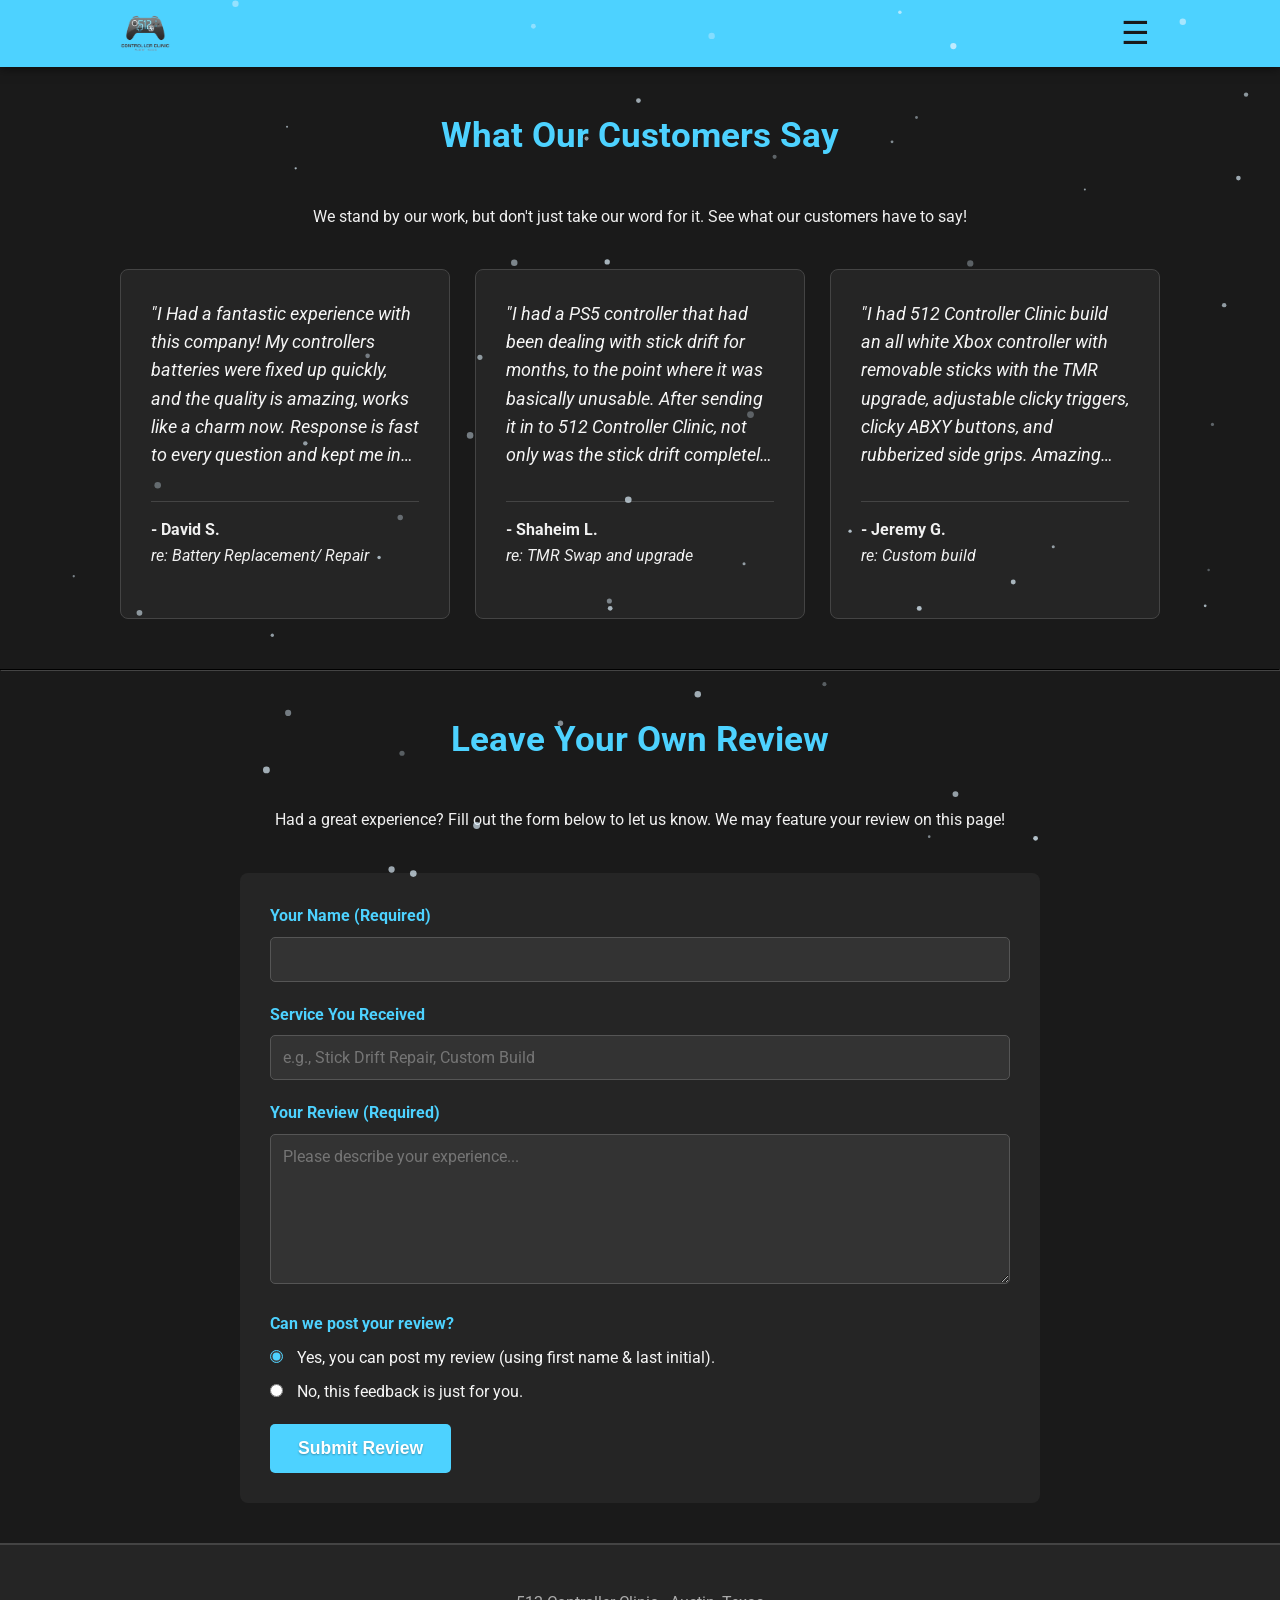
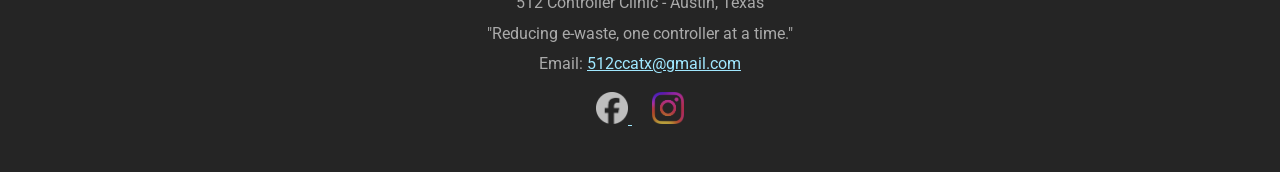
<file: reviews.html>
<!DOCTYPE html>
<html lang="en">

<head>
<meta charset="UTF-8">
<meta name="viewport" content="width=device-width, initial-scale=1.0">
<title>Reviews - 512 Controller Clinic</title>
<link rel="stylesheet" href="style.css">
<link rel="icon" type="image/png" href="images/favicon.png">
<meta name="description" content="See why Austin gamers trust 512 Controller Clinic. Read verified 5-star reviews about our stick drift repairs, custom builds, and fast turnaround times.">
<meta property="og:title" content="512 Controller Clinic Reviews">
<meta property="og:image" content="https://512controllerclinic.netlify.app/images/logo.png">
</head>

<!-- Google tag (gtag.js) -->
<script async src="https://www.googletagmanager.com/gtag/js?id=G-VP623EZ7RT"></script>
<script>
  window.dataLayer = window.dataLayer || [];
  function gtag(){dataLayer.push(arguments);}
  gtag('js', new Date());

  gtag('config', 'G-VP623EZ7RT');
</script>

<body>
  
<header id="site-header"></header>
  
<main>
<div class="container">
<h2>What Our Customers Say</h2>
<p style="text-align: center; max-width: 800px; margin: 0 auto 40px;">We stand by our work, but don't just take our word for it. See what our customers have to say!</p>
<div class="review-grid">
<div class="review-card">
<div class="review-text-container">
<blockquote class="review-quote">"I Had a fantastic experience with this company! My controllers batteries were fixed up quickly, and the quality is amazing, works like a charm now. Response is fast to every question and kept me in the loop, plus everyone I dealt with was super friendly and easy to talk to. If you want fast, high-quality repairs and genuinely helpful service, this company’s the way to go."</blockquote>
<button class="read-more-btn">Read More...</button>
</div>
<div class="review-author">
<p><strong>- David S.</strong><br><em>re: Battery Replacement/ Repair</em></p>
</div>
</div>
<div class="review-card">
<div class="review-text-container">
<blockquote class="review-quote">"I had a PS5 controller that had been dealing with stick drift for months, to the point where it was basically unusable. After sending it in to 512 Controller Clinic, not only was the stick drift completely fixed, but I was also able to upgrade the controller at the same time. They added four additional buttons, giving it a pro-controller feel without the pro-controller price tag. Most controllers with paddles easily run $150+, but I ended up with a better than new controller for half the price. The repair was solid, the upgrades feel clean and responsive, and the value is unbeatable. If your controller hasn’t been working right or you’re just looking to level up your setup I highly recommend giving 512 Controller Clinic a shout. They definitely have your back!"</blockquote>
<button class="read-more-btn">Read More...</button>
</div>
<div class="review-author">
<p><strong>- Shaheim L.</strong><br><em>re: TMR Swap and upgrade</em></p>
</div>
</div>
<div class="review-card">
<div class="review-text-container">
<blockquote class="review-quote">"I had 512 Controller Clinic build an all white Xbox controller with removable sticks with the TMR upgrade, adjustable clicky triggers, clicky ABXY buttons, and rubberized side grips. Amazing quality!"</blockquote>
<button class="read-more-btn">Read More...</button>
</div>
<div class="review-author">
<p><strong>- Jeremy G.</strong><br><em>re: Custom build</em></p>
</div>
</div>
</div>
</div>
<div>
<!-- Elfsight Google Reviews | Untitled Google Reviews -->
<script src="https://elfsightcdn.com/platform.js" async></script>
<div class="elfsight-app-4cf11cd4-2906-487c-afbb-ea4d1b8f927e" data-elfsight-app-lazy></div>
</div>
<hr style="margin: 40px 0; border-color: #444;">
<h2>Leave Your Own Review</h2>
<p style="text-align: center; max-width: 800px; margin: 0 auto 40px;">Had a great experience? Fill out the form below to let us know. We may feature your review on this page!</p>
<form class="form-container" action="https://formspree.io/f/mzdadkdj" method="POST">
<div class="form-group">
<label for="name">Your Name (Required)</label>
<input type="text" id="name" name="name" required>
</div>
<div class="form-group">
<label for="service_received">Service You Received</label>
<input type="text" id="service_received" name="service_received" placeholder="e.g., Stick Drift Repair, Custom Build">
</div>
<div class="form-group">
<label for="review_message">Your Review (Required)</label>
<textarea id="review_message" name="review_message" placeholder="Please describe your experience..." required></textarea>
</div>
<div class="form-group">
<label>Can we post your review?</label>
<div class="radio-group">
<label><input type="radio" name="permission" value="Yes" checked> Yes, you can post my review (using first name & last initial).</label>
<label><input type="radio" name="permission" value="No"> No, this feedback is just for you.</label>
</div>
</div>
<button type="submit" class="btn">Submit Review</button>
</form>
</div>
</main>

<footer>
<div class="container">
<p>512 Controller Clinic - Austin, Texas</p>
<p>"Reducing e-waste, one controller at a time."</p>
<p style="display:none"> Text Only: <a href="sms:8337145848">833.714.5848</a> </p>
<p> Email: <a href="mailto:512ccatx@gmail.com">512ccatx@gmail.com</a> </p>

<div class="social-icons">
<a href="https://www.facebook.com/profile.php?id=61583093071897" target="_blank" rel="noopener noreferrer">
<img src="images/facebook_logo.png" alt="512 Controller Clinic on Facebook">
</a>
<a href="https://www.instagram.com/512controllerclinic" target="_blank" rel="noopener noreferrer">
<img src="images/instagram_logo.png" alt="512 Controller Clinic on Instagram">
</a>
</div>
</div>
</footer>

<p style="display:none"><a href="sms:8337145848" class="floating-text-btn">
💬 Text Us
</a>

<script>
const menuToggle = document.getElementById('menuToggle');
const mainNav = document.getElementById('mainNav');

menuToggle.addEventListener('click', function() {
mainNav.classList.toggle('open');
if (mainNav.classList.contains('open')) {
menuToggle.innerHTML = '&#10005;'; 
} else {
menuToggle.innerHTML = '&#9776;'; 
}
});

const navLinks = mainNav.querySelectorAll('a');
navLinks.forEach(link => {
link.addEventListener('click', function() {
mainNav.classList.remove('open');
menuToggle.innerHTML = '&#9776;';
});
});
</script>

</body>
</html>

<script src="nav.js"></script>

<script src="weather.js"></script>

</body>

</html>
</file>
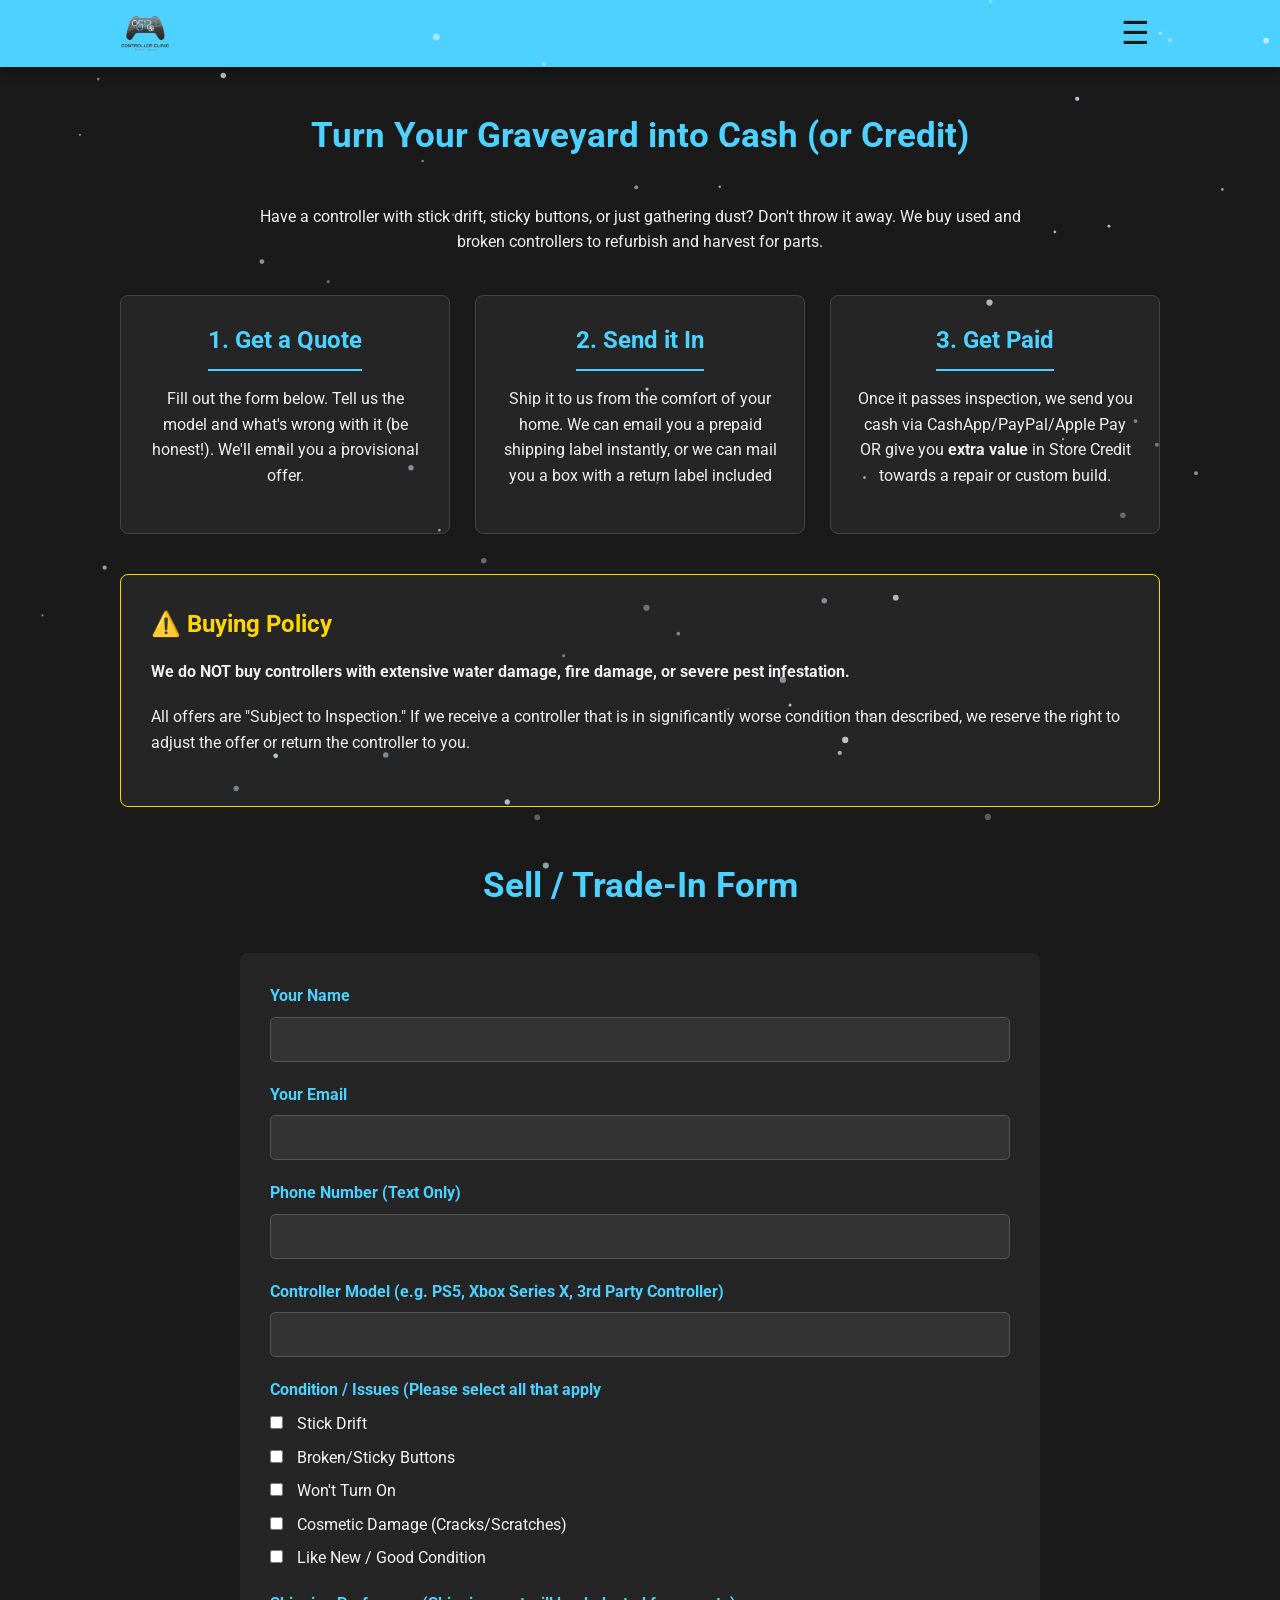
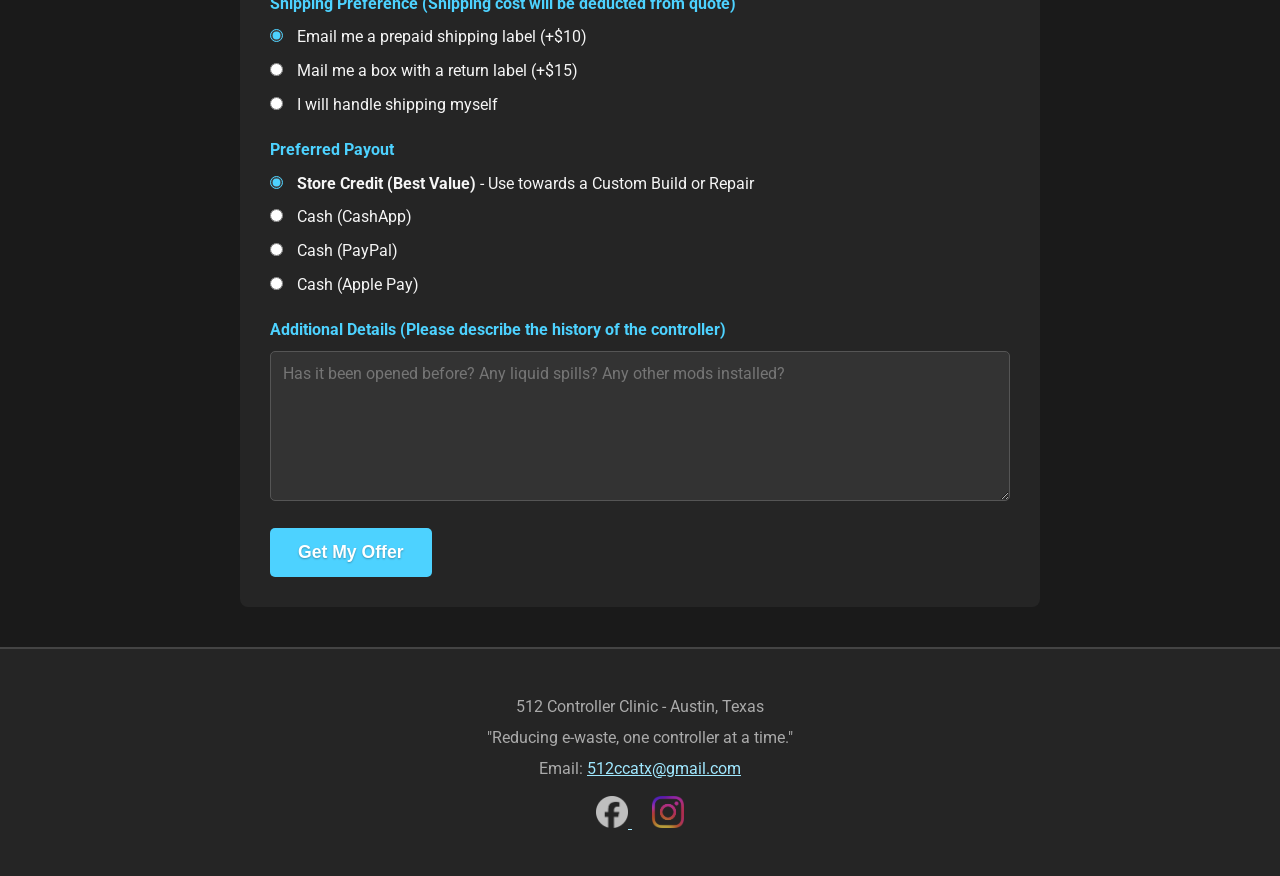
<file: sell.html>
<!DOCTYPE html>
<html lang="en">
<head>
<meta charset="UTF-8">
<meta name="viewport" content="width=device-width, initial-scale=1.0">
<title>Sell or Trade-In - 512 Controller Clinic</title>
<link rel="stylesheet" href="style.css">
<link rel="icon" type="image/png" href="images/favicon.png">
<meta name="description" content="Sell your broken or used controllers to 512 Controller Clinic. We buy PS5, Xbox, and more. Get cash or trade-in credit towards a custom build.">
<meta property="og:title" content="Sell Your Controller - 512 Controller Clinic">
<meta property="og:image" content="https://512controllerclinic.netlify.app/images/logo.png">
</head>

<!-- Google tag (gtag.js) -->
<script async src="https://www.googletagmanager.com/gtag/js?id=G-VP623EZ7RT"></script>
<script>
  window.dataLayer = window.dataLayer || [];
  function gtag(){dataLayer.push(arguments);}
  gtag('js', new Date());

  gtag('config', 'G-VP623EZ7RT');
</script>

<body>
  
<header id="site-header"></header>
  
<main>
<div class="container">
<h2>Turn Your Graveyard into Cash (or Credit)</h2>
<p style="text-align: center; max-width: 800px; margin: 0 auto 40px;">Have a controller with stick drift, sticky buttons, or just gathering dust? Don't throw it away. We buy used and broken controllers to refurbish and harvest for parts.</p>
<section class="section-cards">
<div class="card">
<h3>1. Get a Quote</h3>
<p>Fill out the form below. Tell us the model and what's wrong with it (be honest!). We'll email you a provisional offer.</p>
</div>
<div class="card">
<h3>2. Send it In</h3>
<p>Ship it to us from the comfort of your home. We can email you a prepaid shipping label instantly, or we can mail you a box with a return label included</p>
</div>
<div class="card">
<h3>3. Get Paid</h3>
<p>Once it passes inspection, we send you cash via CashApp/PayPal/Apple Pay OR give you <strong>extra value</strong> in Store Credit towards a repair or custom build.</p>
</div>
</section>
<div class="content-box" style="margin-top: 40px; border-color: #ffd700;">
<h3 style="color: #ffd700;">⚠️ Buying Policy</h3>
<p><strong>We do NOT buy controllers with extensive water damage, fire damage, or severe pest infestation.</strong></p>
<p>All offers are "Subject to Inspection." If we receive a controller that is in significantly worse condition than described, we reserve the right to adjust the offer or return the controller to you.</p>
</div>
<h2 style="margin-top: 50px;">Sell / Trade-In Form</h2>
<form class="form-container" action="https://formspree.io/f/mlgwgogl" method="POST">
<input type="hidden" name="form_type" value="Sell_Trade_In">
<div class="form-group">
<label for="name">Your Name</label>
<input type="text" id="name" name="name" required>
</div>
<div class="form-group">
<label for="email">Your Email</label>
<input type="email" id="email" name="email" required>
</div>
<div class="form-group">
<label for="phone">Phone Number (Text Only)</label>
<input type="text" id="phone" name="phone">
</div>
<div class="form-group">
<label for="controller_model">Controller Model (e.g. PS5, Xbox Series X, 3rd Party Controller)</label>
<input type="text" id="controller_model" name="controller_model" required>
</div>
<div class="form-group">
<label>Condition / Issues (Please select all that apply</label>
<div class="radio-group">
<label><input type="checkbox" name="issues" value="Stick Drift"> Stick Drift</label>
<label><input type="checkbox" name="issues" value="Broken Buttons"> Broken/Sticky Buttons</label>
<label><input type="checkbox" name="issues" value="Wont Turn On"> Won't Turn On</label>
<label><input type="checkbox" name="issues" value="Cosmetic Damage"> Cosmetic Damage (Cracks/Scratches)</label>
<label><input type="checkbox" name="issues" value="Like New"> Like New / Good Condition</label>
</div>
</div>

<div class="form-group">
<label>Shipping Preference (Shipping cost will be deducted from quote)</label>
<div class="radio-group">
<label><input type="radio" name="shipping_pref" value="Email Label" checked> Email me a prepaid shipping label (+$10)</label>
<label><input type="radio" name="shipping_pref" value="Mail Box"> Mail me a box with a return label (+$15)</label>
<label><input type="radio" name="shipping_pref" value="Self Ship"> I will handle shipping myself</label>
</div>
</div>

<div class="form-group">
<label>Preferred Payout</label>
<div class="radio-group">
<label><input type="radio" name="payout_method" value="Store Credit" checked> <strong>Store Credit (Best Value)</strong> - Use towards a Custom Build or Repair</label>
<label><input type="radio" name="payout_method" value="Cash - CashApp"> Cash (CashApp)</label>
<label><input type="radio" name="payout_method" value="Cash - PayPal"> Cash (PayPal)</label>
<label><input type="radio" name="payout_method" value="Cash - Apple Pay"> Cash (Apple Pay)</label>
</div>
</div>
<div class="form-group">
<label for="description">Additional Details (Please describe the history of the controller)</label>
<textarea id="description" name="description" placeholder="Has it been opened before? Any liquid spills? Any other mods installed?" required></textarea>
</div>
<button type="submit" class="btn">Get My Offer</button>
</form>
</div>
</main>

<footer>
<div class="container">
<p>512 Controller Clinic - Austin, Texas</p>
<p>"Reducing e-waste, one controller at a time."</p>
<p style="display:none"> Text Only: <a href="sms:8337145848">833.714.5848</a> </p>
<p> Email: <a href="mailto:512ccatx@gmail.com">512ccatx@gmail.com</a> </p>

<div class="social-icons">
<a href="https://www.facebook.com/profile.php?id=61583093071897" target="_blank" rel="noopener noreferrer">
<img src="images/facebook_logo.png" alt="512 Controller Clinic on Facebook">
</a>
<a href="https://www.instagram.com/512controllerclinic" target="_blank" rel="noopener noreferrer">
<img src="images/instagram_logo.png" alt="512 Controller Clinic on Instagram">
</a>
</div>
</div>
</footer>

<p style="display:none"><a href="sms:8337145848" class="floating-text-btn">
💬 Text Us
</a>

<script src="nav.js"></script>

  <script src="weather.js"></script>

</body>
</html>
</file>
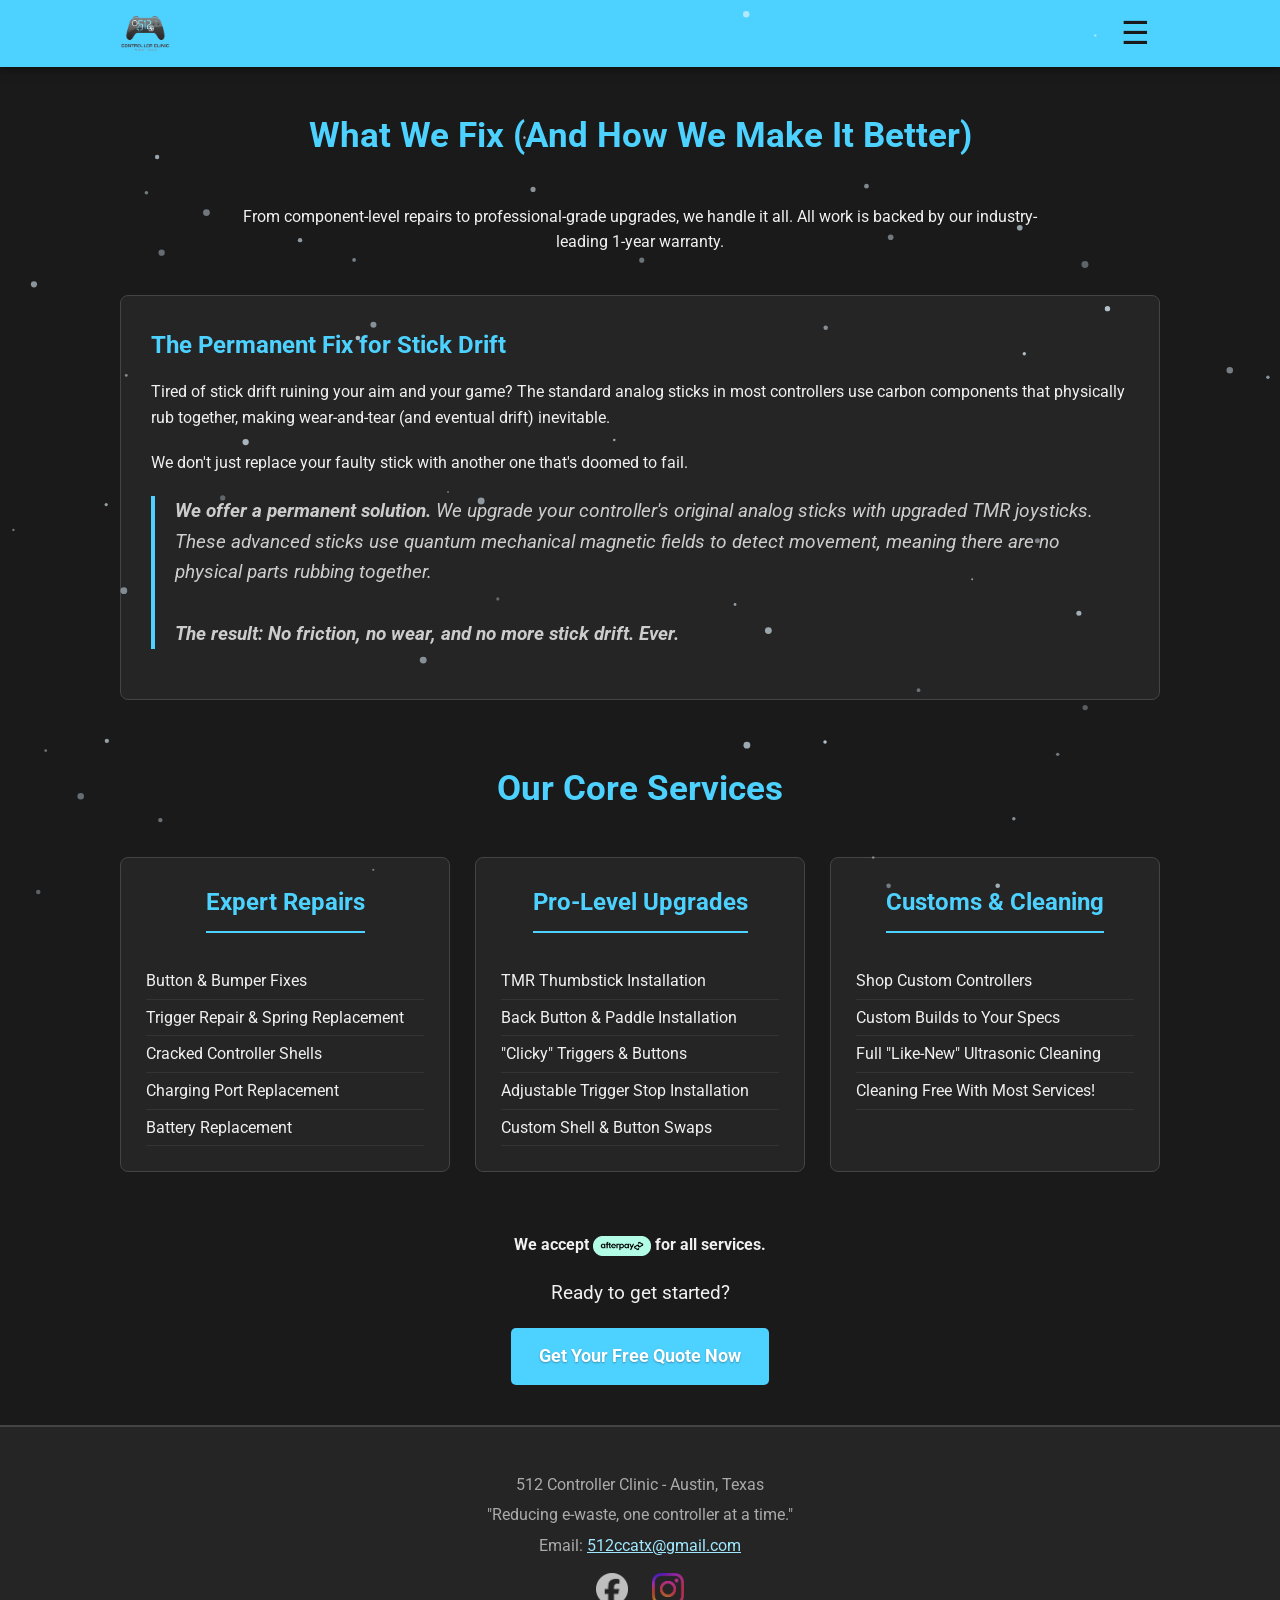
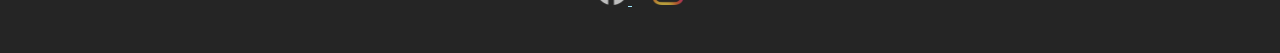
<file: services.html>
<!DOCTYPE html>
<html lang="en">
<head>
<meta charset="UTF-8">
<meta name="viewport" content="width=device-width, initial-scale=1.0">
<title>Services - 512 Controller Clinic</title>
<link rel="stylesheet" href="style.css">
<link rel="icon" type="image/png" href="images/favicon.png">

<meta name="description" content="View our full menu of controller repairs: Permanent TMR stick drift fixes, custom back buttons, clicky triggers, and deep cleaning in Austin, TX.">
<meta property="og:title" content="512 Controller Clinic Services">
<meta property="og:image" content="https://512controllerclinic.netlify.app/images/logo.png">
</head>

<!-- Google tag (gtag.js) -->
<script async src="https://www.googletagmanager.com/gtag/js?id=G-VP623EZ7RT"></script>
<script>
  window.dataLayer = window.dataLayer || [];
  function gtag(){dataLayer.push(arguments);}
  gtag('js', new Date());

  gtag('config', 'G-VP623EZ7RT');
</script>

<body>
  
<header id="site-header"></header>

<main>
<div class="container">
<h2>What We Fix (And How We Make It Better)</h2>
<p style="text-align: center; max-width: 800px; margin: 0 auto 40px;">From component-level repairs to professional-grade upgrades, we handle it all. All work is backed by our industry-leading 1-year warranty.</p>

<div class="content-box">
<h3>The Permanent Fix for Stick Drift</h3>
<p>Tired of stick drift ruining your aim and your game? The standard analog sticks in most controllers use carbon components that physically rub together, making wear-and-tear (and eventual drift) inevitable.</p>
<p>We don't just replace your faulty stick with another one that's doomed to fail.</p>
<blockquote>
<strong>We offer a permanent solution.</strong> We upgrade your controller's original analog sticks with upgraded TMR joysticks. These advanced sticks use quantum mechanical magnetic fields to detect movement, meaning there are no physical parts rubbing together.
<br><br>
<strong>The result: No friction, no wear, and no more stick drift. Ever.</strong>
</blockquote>
</div>

<h2 style="margin-top: 60px;">Our Core Services</h2>
<section class="section-cards">
<div class="card">

<h3>Expert Repairs</h3>
<ul>
<li>Button & Bumper Fixes</li>
<li>Trigger Repair & Spring Replacement</li>
<li>Cracked Controller Shells</li>
<li>Charging Port Replacement</li>
<li>Battery Replacement</li>
</ul>
</div>

<div class="card">
<h3>Pro-Level Upgrades</h3>
<ul>
<li>TMR Thumbstick Installation</li>
<li>Back Button & Paddle Installation</li>
<li>"Clicky" Triggers & Buttons</li>
<li>Adjustable Trigger Stop Installation</li>
<li>Custom Shell & Button Swaps</li>
</ul>
</div>

<div class="card">
<h3>Customs & Cleaning</h3>
<ul>
<li>Shop Custom Controllers</li>
<li>Custom Builds to Your Specs</li>
<li>Full "Like-New" Ultrasonic Cleaning</li>
<li>Cleaning Free With Most Services!</li>
</ul>
</div>
</section>

<div style="text-align: center; margin-top: 60px;">
<p style="margin-bottom: 20px; font-weight: bold;">
We accept <img src="images/afterpay.png" alt="Afterpay" style="height: 20px; vertical-align: middle;"> for all services.
</p>
<p style="font-size: 1.2rem;">Ready to get started?</p>
<a href="request.html" class="btn">Get Your Free Quote Now</a>
</div>

</div>
</main>

<footer>
<div class="container">
<p>512 Controller Clinic - Austin, Texas</p>
<p>"Reducing e-waste, one controller at a time."</p>
<p style="display:none"> Text Only: <a href="sms:8337145848">833.714.5848</a> </p>
<p> Email: <a href="mailto:512ccatx@gmail.com">512ccatx@gmail.com</a> </p>

<div class="social-icons">
<a href="https://www.facebook.com/profile.php?id=61583093071897" target="_blank" rel="noopener noreferrer">
<img src="images/facebook_logo.png" alt="512 Controller Clinic on Facebook">
</a>
<a href="https://www.instagram.com/512controllerclinic" target="_blank" rel="noopener noreferrer">
<img src="images/instagram_logo.png" alt="512 Controller Clinic on Instagram">
</a>
</div>
</div>
</footer>

<p style="display:none"><a href="sms:8337145848" class="floating-text-btn">
💬 Text Us
</a>

<script src="nav.js"></script>

</body>
</html>


const navLinks = mainNav.querySelectorAll('a');
navLinks.forEach(link => {
link.addEventListener('click', function() {
mainNav.classList.remove('open');
menuToggle.innerHTML = '&#9776;';
});
});
</script>

<script src="weather.js"></script>

</body>
</html>
</file>
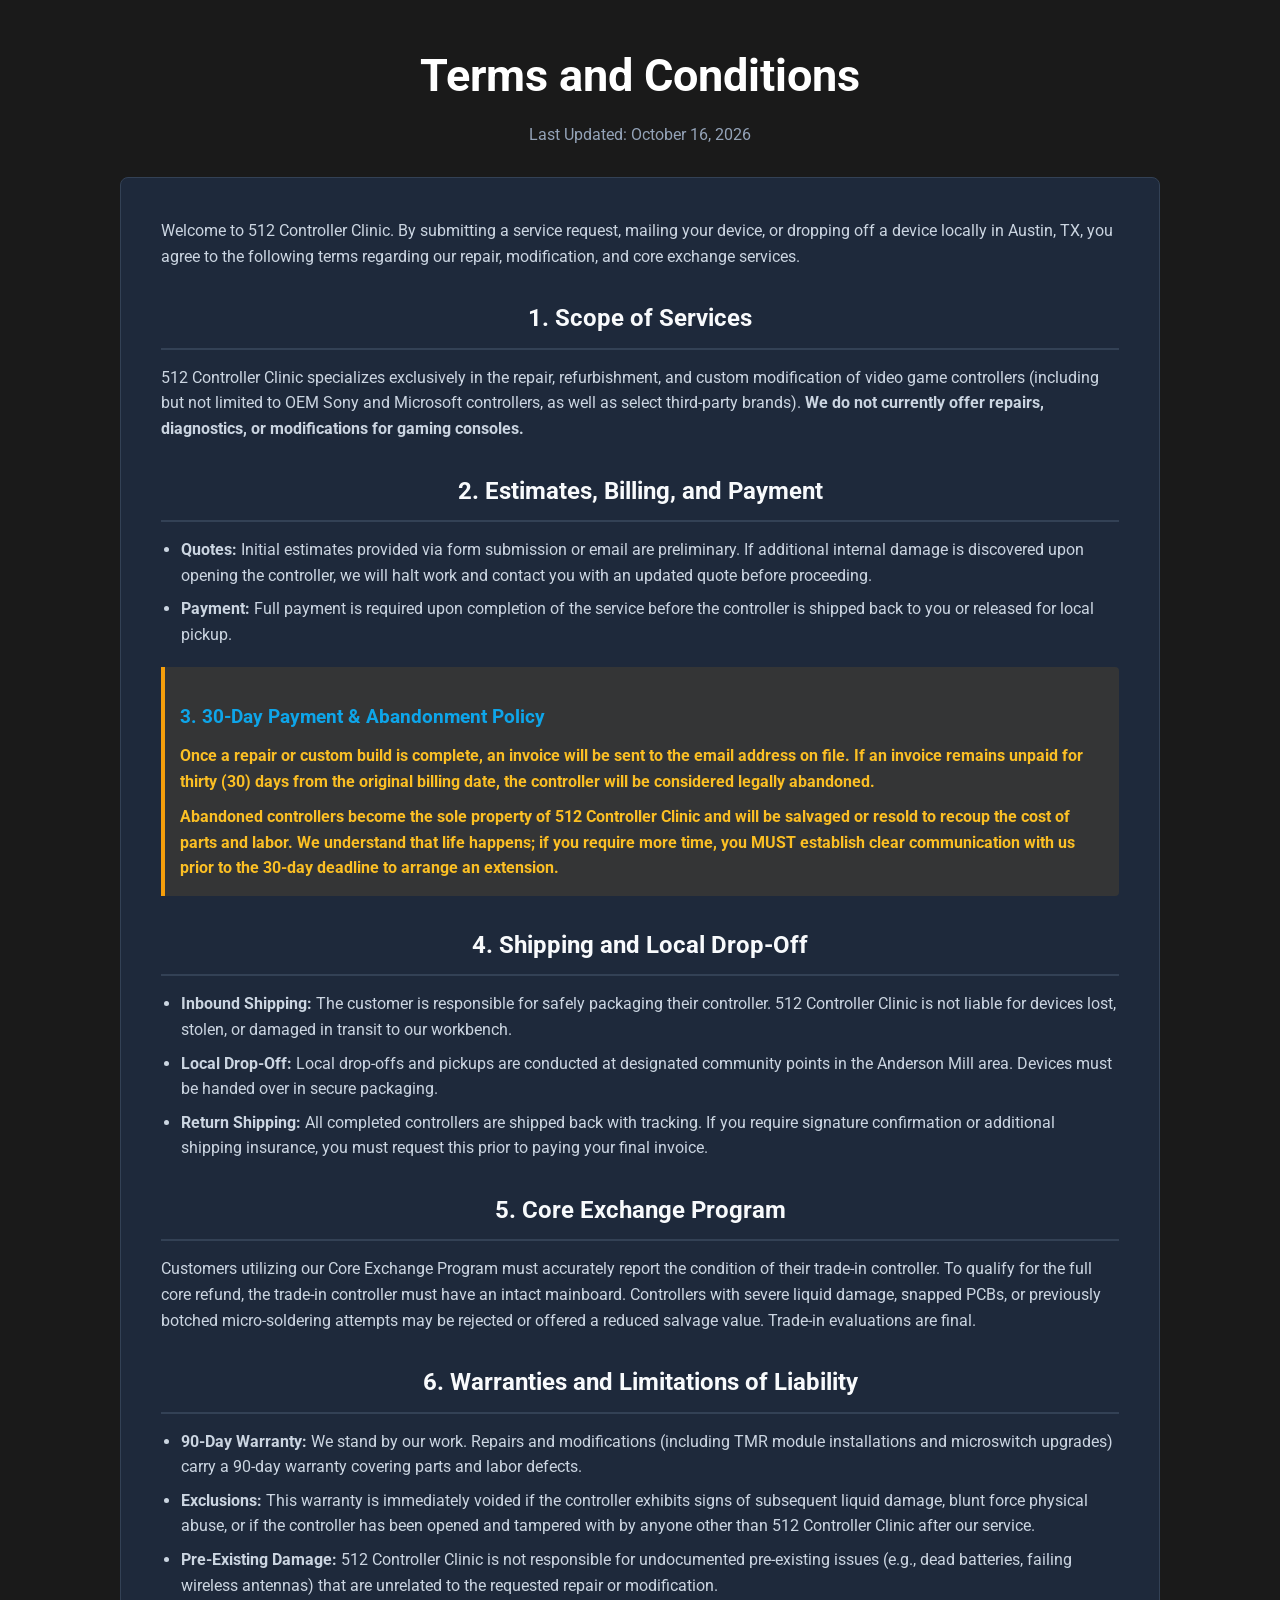
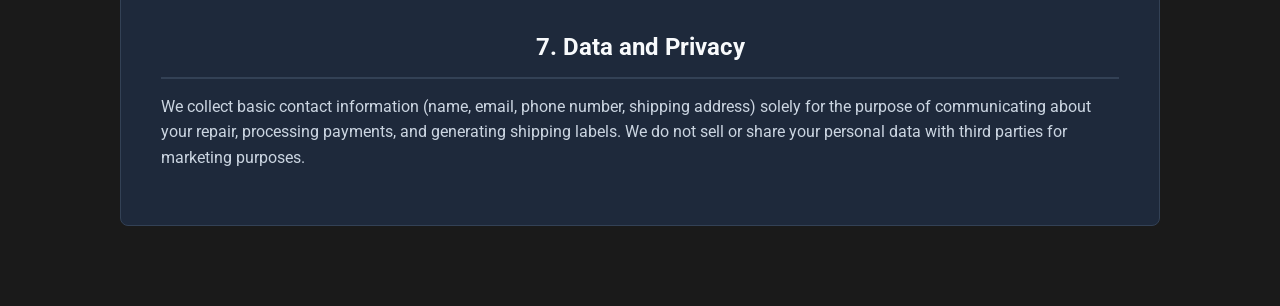
<file: terms.html>
<!DOCTYPE html>
<html lang="en">
<head>
    <meta charset="UTF-8">
    <meta name="viewport" content="width=device-width, initial-scale=1.0">
    <title>Terms and Conditions - 512 Controller Clinic</title>
    <link rel="stylesheet" href="style.css">
    <link rel="icon" type="image/png" href="images/favicon.png">
    <style>
        .legal-container {
            background-color: #1e293b;
            border: 1px solid #334155;
            border-radius: 8px;
            padding: 40px;
            margin-bottom: 40px;
            color: #cbd5e1;
            line-height: 1.6;
        }
        .legal-container h2 {
            color: #f8fafc;
            border-bottom: 2px solid #334155;
            padding-bottom: 10px;
            margin-top: 30px;
            margin-bottom: 15px;
            font-size: 1.5rem;
        }
        .legal-container h3 {
            color: #0ea5e9;
            margin-top: 20px;
            margin-bottom: 10px;
            font-size: 1.2rem;
        }
        .legal-container p {
            margin-bottom: 15px;
        }
        .legal-container ul {
            margin-bottom: 20px;
            padding-left: 20px;
        }
        .legal-container li {
            margin-bottom: 8px;
        }
        .highlight-box {
            background: rgba(245, 158, 11, 0.1);
            border-left: 4px solid #f59e0b;
            padding: 15px;
            margin: 20px 0;
            border-radius: 0 4px 4px 0;
        }
        .highlight-box p {
            margin: 0;
            color: #fbbf24;
            font-weight: bold;
        }
    </style>
</head>
<body>

<!-- Copy your standard <header> block here -->

<main>
    <div class="container">
        <h1 style="text-align: center; color: #fff; margin-bottom: 10px;">Terms and Conditions</h1>
        <p style="text-align: center; color: #94a3b8; margin-bottom: 30px;">Last Updated: October 16, 2026</p>

        <div class="legal-container">
            <p>Welcome to 512 Controller Clinic. By submitting a service request, mailing your device, or dropping off a device locally in Austin, TX, you agree to the following terms regarding our repair, modification, and core exchange services.</p>

            <h2>1. Scope of Services</h2>
            <p>512 Controller Clinic specializes exclusively in the repair, refurbishment, and custom modification of video game controllers (including but not limited to OEM Sony and Microsoft controllers, as well as select third-party brands). <strong>We do not currently offer repairs, diagnostics, or modifications for gaming consoles.</strong></p>

            <h2>2. Estimates, Billing, and Payment</h2>
            <ul>
                <li><strong>Quotes:</strong> Initial estimates provided via form submission or email are preliminary. If additional internal damage is discovered upon opening the controller, we will halt work and contact you with an updated quote before proceeding.</li>
                <li><strong>Payment:</strong> Full payment is required upon completion of the service before the controller is shipped back to you or released for local pickup.</li>
            </ul>

            <div class="highlight-box">
                <h3>3. 30-Day Payment & Abandonment Policy</h3>
                <p>Once a repair or custom build is complete, an invoice will be sent to the email address on file. If an invoice remains unpaid for thirty (30) days from the original billing date, the controller will be considered legally abandoned. </p>
                <p style="margin-top: 10px;">Abandoned controllers become the sole property of 512 Controller Clinic and will be salvaged or resold to recoup the cost of parts and labor. We understand that life happens; if you require more time, you MUST establish clear communication with us prior to the 30-day deadline to arrange an extension.</p>
            </div>

            <h2>4. Shipping and Local Drop-Off</h2>
            <ul>
                <li><strong>Inbound Shipping:</strong> The customer is responsible for safely packaging their controller. 512 Controller Clinic is not liable for devices lost, stolen, or damaged in transit to our workbench.</li>
                <li><strong>Local Drop-Off:</strong> Local drop-offs and pickups are conducted at designated community points in the Anderson Mill area. Devices must be handed over in secure packaging.</li>
                <li><strong>Return Shipping:</strong> All completed controllers are shipped back with tracking. If you require signature confirmation or additional shipping insurance, you must request this prior to paying your final invoice.</li>
            </ul>

            <h2>5. Core Exchange Program</h2>
            <p>Customers utilizing our Core Exchange Program must accurately report the condition of their trade-in controller. To qualify for the full core refund, the trade-in controller must have an intact mainboard. Controllers with severe liquid damage, snapped PCBs, or previously botched micro-soldering attempts may be rejected or offered a reduced salvage value. Trade-in evaluations are final.</p>

            <h2>6. Warranties and Limitations of Liability</h2>
            <ul>
                <li><strong>90-Day Warranty:</strong> We stand by our work. Repairs and modifications (including TMR module installations and microswitch upgrades) carry a 90-day warranty covering parts and labor defects. </li>
                <li><strong>Exclusions:</strong> This warranty is immediately voided if the controller exhibits signs of subsequent liquid damage, blunt force physical abuse, or if the controller has been opened and tampered with by anyone other than 512 Controller Clinic after our service.</li>
                <li><strong>Pre-Existing Damage:</strong> 512 Controller Clinic is not responsible for undocumented pre-existing issues (e.g., dead batteries, failing wireless antennas) that are unrelated to the requested repair or modification.</li>
            </ul>

            <h2>7. Data and Privacy</h2>
            <p>We collect basic contact information (name, email, phone number, shipping address) solely for the purpose of communicating about your repair, processing payments, and generating shipping labels. We do not sell or share your personal data with third parties for marketing purposes.</p>
        </div>
    </div>
</main>

<!-- Copy your standard <footer> block here -->

</body>
</html>
</file>
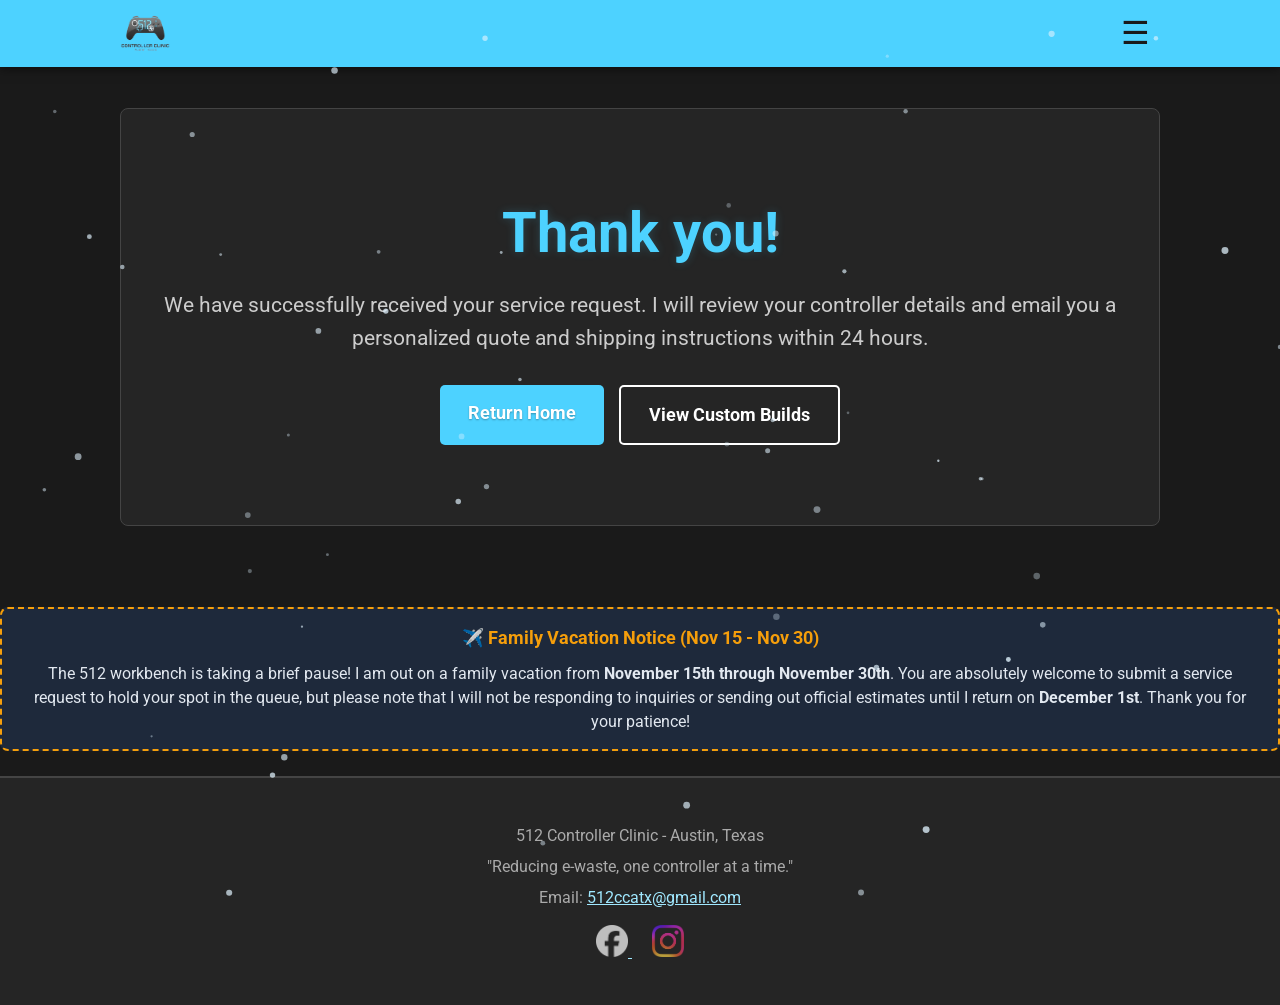
<file: thank-you.html>
<!DOCTYPE html>
<html lang="en">
<head>
<meta charset="UTF-8">
<meta name="viewport" content="width=device-width, initial-scale=1.0">
<title>Request Received | 512 Controller Clinic</title>
<link rel="stylesheet" href="style.css">
<link rel="icon" type="image/png" href="images/favicon.png">
<meta name="robots" content="noindex, nofollow"> </head>

<script async src="https://www.googletagmanager.com/gtag/js?id=G-VP623EZ7RT"></script>
<script>
  window.dataLayer = window.dataLayer || [];
  function gtag(){dataLayer.push(arguments);}
  gtag('js', new Date());
  gtag('config', 'G-VP623EZ7RT');
</script>

<body>
  
<header id="site-header"></header>

<main style="min-height: 60vh; display: flex; align-items: center;">
<div class="container">
<section class="hero">
<h1>Thank you<span id="dynamic-name"></span>!</h1>
<p>We have successfully received your service request. I will review your controller details and email you a personalized quote and shipping instructions within 24 hours.</p>
<div class="btn-group">
<a href="index.html" class="btn">Return Home</a>
<a href="gallery.html" class="btn btn-secondary">View Custom Builds</a>
</div>
</section>
</div>
</main>

<div style="background: #1e293b; border: 2px dashed #f59e0b; border-radius: 8px; padding: 15px 20px; margin-bottom: 25px; text-align: center;">
    <strong style="color: #f59e0b; font-size: 1.1rem;">✈️ Family Vacation Notice (Nov 15 - Nov 30)</strong>
    <p style="color: #e2e8f0; margin-top: 10px; margin-bottom: 0; line-height: 1.5;">
        The 512 workbench is taking a brief pause! I am out on a family vacation from <strong>November 15th through November 30th</strong>. You are absolutely welcome to submit a service request to hold your spot in the queue, but please note that I will not be responding to inquiries or sending out official estimates until I return on <strong>December 1st</strong>. Thank you for your patience!
    </p>
</div>


<footer>
<div class="container">
<p>512 Controller Clinic - Austin, Texas</p>
<p>"Reducing e-waste, one controller at a time."</p>
<p style="display:none"> Text Only: <a href="sms:8337145848">833.714.5848</a> </p>
<p> Email: <a href="mailto:512ccatx@gmail.com">512ccatx@gmail.com</a> </p>

<div class="social-icons">
<a href="https://www.facebook.com/profile.php?id=61583093071897" target="_blank" rel="noopener noreferrer">
<img src="images/facebook_logo.png" alt="512 Controller Clinic on Facebook">
</a>
<a href="https://www.instagram.com/512controllerclinic" target="_blank" rel="noopener noreferrer">
<img src="images/instagram_logo.png" alt="512 Controller Clinic on Instagram">
</a>
</div>
</div>
</footer>

<script src="nav.js"></script>

<script>
  
// --- Dynamic Name Logic ---
document.addEventListener("DOMContentLoaded", function() {
  // Check if a name was saved in the browser from the request page
  var storedName = sessionStorage.getItem("customerName");
  
  if (storedName) {
    // Inject the name with a space and comma (e.g., ", John")
    document.getElementById("dynamic-name").textContent = ", " + storedName;
    
    // Clear it so it doesn't show up forever if they refresh
    sessionStorage.removeItem("customerName");
  }
});
</script>

  <script src="weather.js"></script>

</body>
</html>
</file>
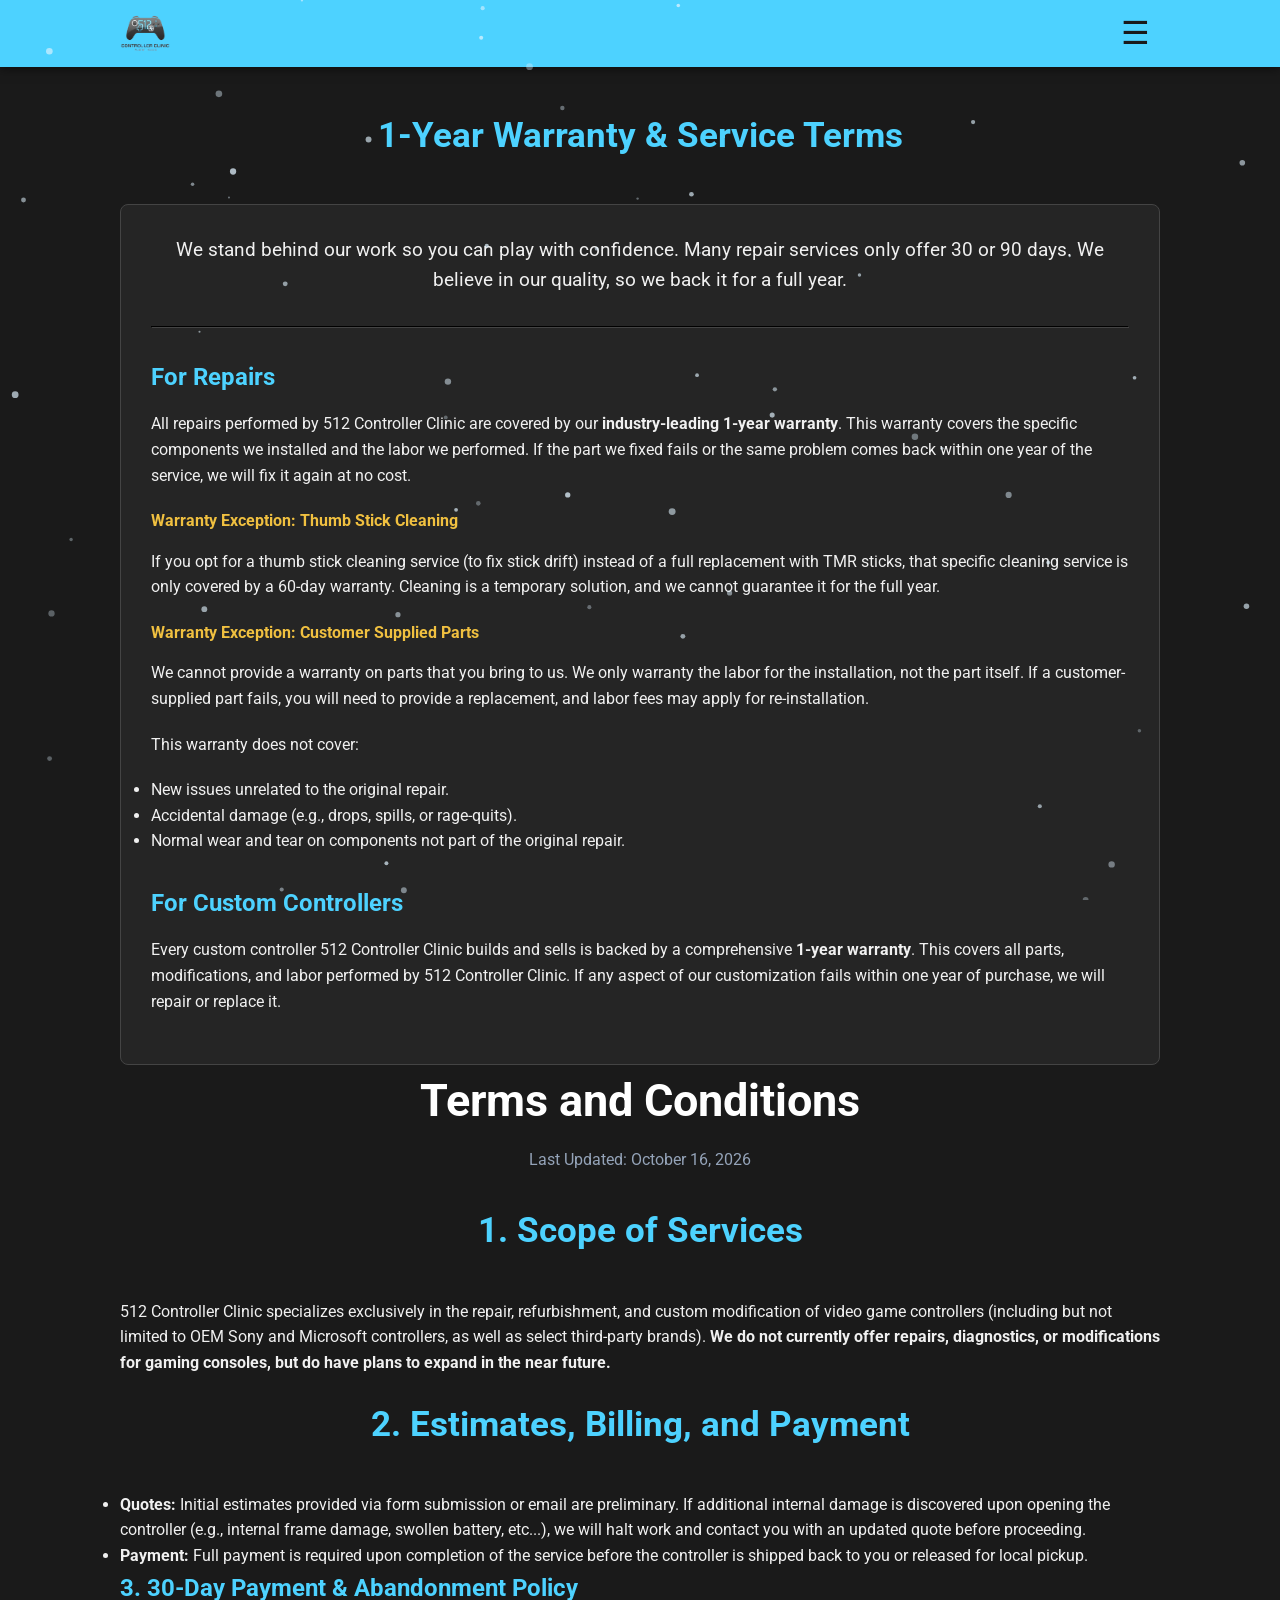
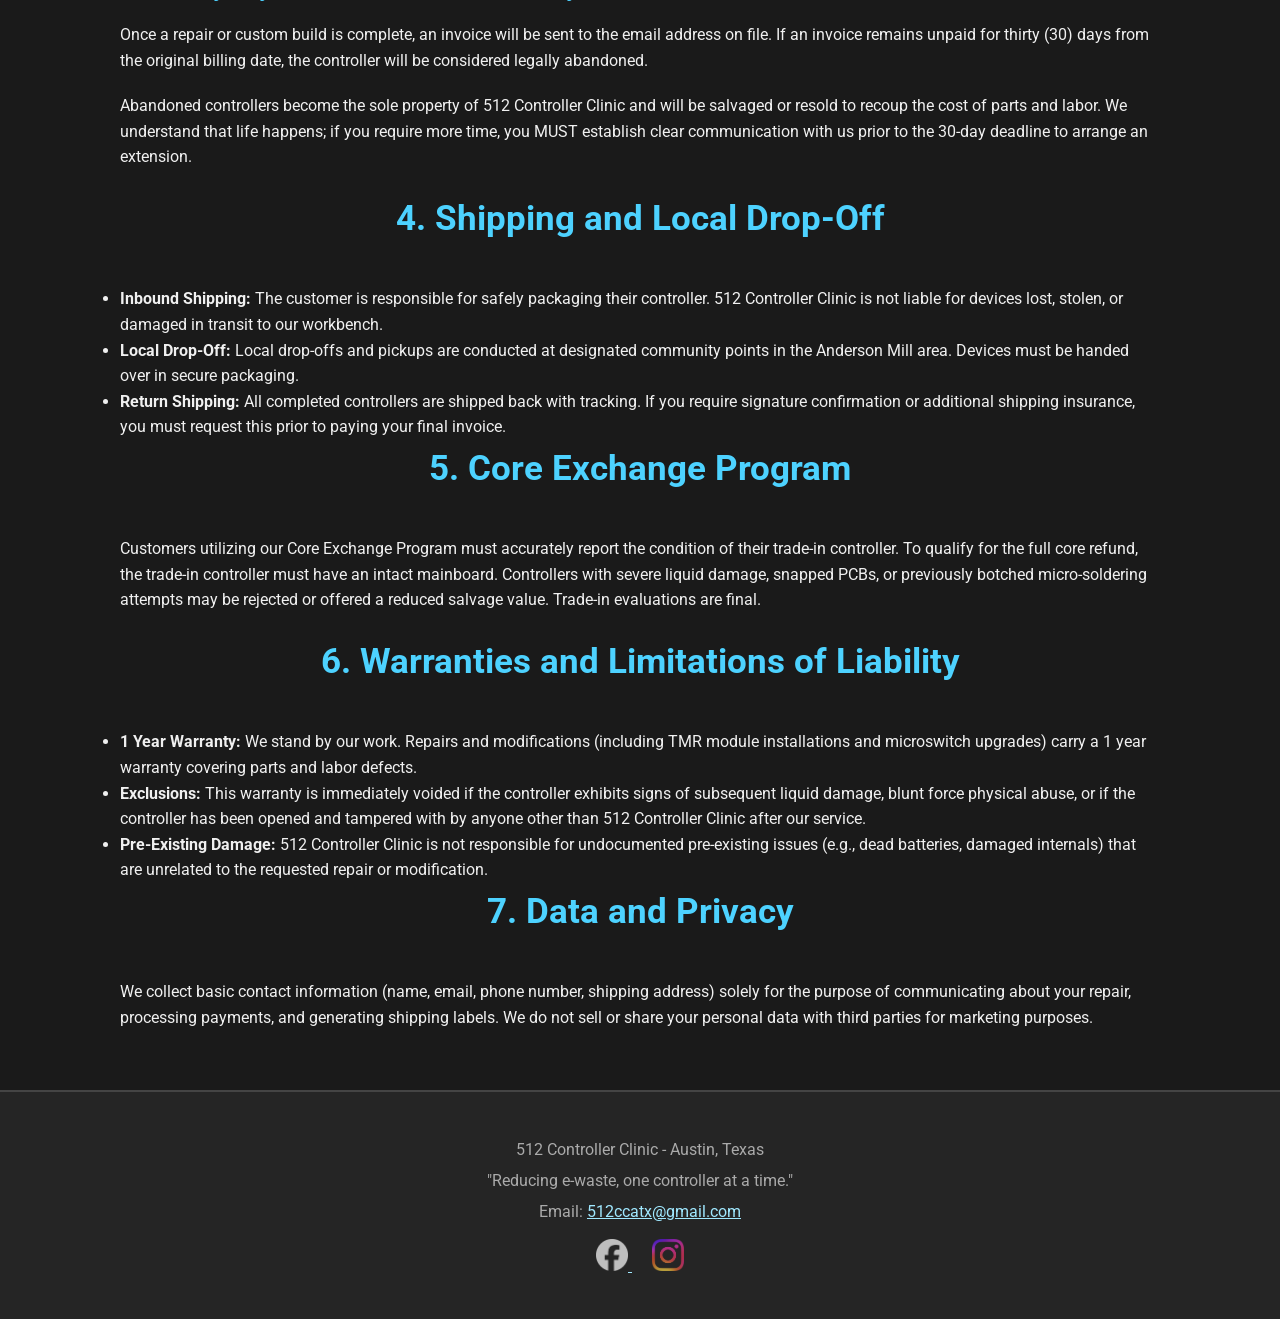
<file: warranty.html>
<!DOCTYPE html>
<html lang="en">
<head>
<meta charset="UTF-8">
<meta name="viewport" content="width=device-width, initial-scale=1.0">
<title>Warranty - 512 Controller Clinic</title>
<link rel="stylesheet" href="style.css">
<link rel="icon" type="image/png" href="images/favicon.png">

<meta name="description" content="Play with confidence. Read about our industry-leading 1-Year Warranty on all repairs and custom builds. We stand behind our craftsmanship and parts.">
<meta property="og:title" content="512 Controller Clinic Warranty">
<meta property="og:image" content="https://512controllerclinic.netlify.app/images/logo.png">
</head>

<!-- Google tag (gtag.js) -->
<script async src="https://www.googletagmanager.com/gtag/js?id=G-VP623EZ7RT"></script>
<script>
  window.dataLayer = window.dataLayer || [];
  function gtag(){dataLayer.push(arguments);}
  gtag('js', new Date());

  gtag('config', 'G-VP623EZ7RT');
</script>

<body>
  
<header id="site-header"></header>

<main>
<div class="container">
<h2>1-Year Warranty & Service Terms</h2>
<div class="content-box">
<p style="font-size: 1.2rem; text-align: center;">We stand behind our work so you can play with confidence. Many repair services only offer 30 or 90 days. We believe in our quality, so we back it for a full year.</p>

<hr style="margin: 30px 0; border-color: #444;">

<h3>For Repairs</h3>
<p>All repairs performed by 512 Controller Clinic are covered by our <strong>industry-leading 1-year warranty</strong>. This warranty covers the specific components we installed and the labor we performed. If the part we fixed fails or the same problem comes back within one year of the service, we will fix it again at no cost.</p>

<h4 style="color: #f0c040;">Warranty Exception: Thumb Stick Cleaning</h4>
<p>If you opt for a thumb stick cleaning service (to fix stick drift) instead of a full replacement with TMR sticks, that specific cleaning service is only covered by a 60-day warranty. Cleaning is a temporary solution, and we cannot guarantee it for the full year.</p>

<h4 style="color: #f0c040; margin-top:20px;">Warranty Exception: Customer Supplied Parts</h4>
<p>We cannot provide a warranty on parts that you bring to us. We only warranty the labor for the installation, not the part itself. If a customer-supplied part fails, you will need to provide a replacement, and labor fees may apply for re-installation.</p>

<p style="margin-top: 20px;">This warranty does not cover:</p>
<ul>
<li>New issues unrelated to the original repair.</li>
<li>Accidental damage (e.g., drops, spills, or rage-quits).</li>
<li>Normal wear and tear on components not part of the original repair.</li>
</ul>

<h3 style="margin-top: 30px;">For Custom Controllers</h3>
<p>Every custom controller 512 Controller Clinic builds and sells is backed by a comprehensive <strong>1-year warranty</strong>. This covers all parts, modifications, and labor performed by 512 Controller Clinic. If any aspect of our customization fails within one year of purchase, we will repair or replace it.</p>
</div>
</div>

      <div class="container">
        <h1 style="text-align: center; color: #fff; margin-bottom: 10px;">Terms and Conditions</h1>
        <p style="text-align: center; color: #94a3b8; margin-bottom: 30px;">Last Updated: October 16, 2026</p>

        <div class="legal-container">
            

            <h2>1. Scope of Services</h2>
            <p>512 Controller Clinic specializes exclusively in the repair, refurbishment, and custom modification of video game controllers (including but not limited to OEM Sony and Microsoft controllers, as well as select third-party brands). <strong>We do not currently offer repairs, diagnostics, or modifications for gaming consoles, but do have plans to expand in the near future.</strong></p>

            <h2>2. Estimates, Billing, and Payment</h2>
            <ul>
                <li><strong>Quotes:</strong> Initial estimates provided via form submission or email are preliminary. If additional internal damage is discovered upon opening the controller (e.g., internal frame damage, swollen battery, etc...), we will halt work and contact you with an updated quote before proceeding.</li>
                <li><strong>Payment:</strong> Full payment is required upon completion of the service before the controller is shipped back to you or released for local pickup.</li>
            </ul>

            <div class="highlight-box">
                <h3>3. 30-Day Payment & Abandonment Policy</h3>
                <p>Once a repair or custom build is complete, an invoice will be sent to the email address on file. If an invoice remains unpaid for thirty (30) days from the original billing date, the controller will be considered legally abandoned. </p>
                <p style="margin-top: 10px;">Abandoned controllers become the sole property of 512 Controller Clinic and will be salvaged or resold to recoup the cost of parts and labor. We understand that life happens; if you require more time, you MUST establish clear communication with us prior to the 30-day deadline to arrange an extension.</p>
            </div>

            <h2>4. Shipping and Local Drop-Off</h2>
            <ul>
                <li><strong>Inbound Shipping:</strong> The customer is responsible for safely packaging their controller. 512 Controller Clinic is not liable for devices lost, stolen, or damaged in transit to our workbench.</li>
                <li><strong>Local Drop-Off:</strong> Local drop-offs and pickups are conducted at designated community points in the Anderson Mill area. Devices must be handed over in secure packaging.</li>
                <li><strong>Return Shipping:</strong> All completed controllers are shipped back with tracking. If you require signature confirmation or additional shipping insurance, you must request this prior to paying your final invoice.</li>
            </ul>

            <h2>5. Core Exchange Program</h2>
            <p>Customers utilizing our Core Exchange Program must accurately report the condition of their trade-in controller. To qualify for the full core refund, the trade-in controller must have an intact mainboard. Controllers with severe liquid damage, snapped PCBs, or previously botched micro-soldering attempts may be rejected or offered a reduced salvage value. Trade-in evaluations are final.</p>

            <h2>6. Warranties and Limitations of Liability</h2>
            <ul>
                <li><strong>1 Year Warranty:</strong> We stand by our work. Repairs and modifications (including TMR module installations and microswitch upgrades) carry a 1 year warranty covering parts and labor defects. </li>
                <li><strong>Exclusions:</strong> This warranty is immediately voided if the controller exhibits signs of subsequent liquid damage, blunt force physical abuse, or if the controller has been opened and tampered with by anyone other than 512 Controller Clinic after our service.</li>
                <li><strong>Pre-Existing Damage:</strong> 512 Controller Clinic is not responsible for undocumented pre-existing issues (e.g., dead batteries, damaged internals) that are unrelated to the requested repair or modification.</li>
            </ul>

            <h2>7. Data and Privacy</h2>
            <p>We collect basic contact information (name, email, phone number, shipping address) solely for the purpose of communicating about your repair, processing payments, and generating shipping labels. We do not sell or share your personal data with third parties for marketing purposes.</p>
        </div>
    </div>

  
</main>

<footer>
<div class="container">
<p>512 Controller Clinic - Austin, Texas</p>
<p>"Reducing e-waste, one controller at a time."</p>
<p style="display:none"> Text Only: <a href="sms:8337145848">833.714.5848</a> </p>
<p> Email: <a href="mailto:512ccatx@gmail.com">512ccatx@gmail.com</a> </p>

<div class="social-icons">
<a href="https://www.facebook.com/profile.php?id=61583093071897" target="_blank" rel="noopener noreferrer">
<img src="images/facebook_logo.png" alt="512 Controller Clinic on Facebook">
</a>
<a href="https://www.instagram.com/512controllerclinic" target="_blank" rel="noopener noreferrer">
<img src="images/instagram_logo.png" alt="512 Controller Clinic on Instagram">
</a>
</div>
</div>
</footer>

<p style="display:none"><a href="sms:8337145848" class="floating-text-btn">
💬 Text Us
</a>

<script src="nav.js"></script>

<script src="weather.js"></script>

</body>
</html>
</file>
<file: style.css>
/* Import Google Font */
@import url('https://fonts.googleapis.com/css2?family=Roboto:wght@400;700&display=swap');
/* =========================================
  1. GLOBAL VARIABLES & RESET
  ========================================= */
:root {
   --bg-color: #1a1a1a;       /* Dark Grey Background */
   --card-bg: #252525;        /* Slightly lighter for cards/forms */
   --text-color: #f0f0f0;     /* Off-white text */
   /* Lighter/Brighter Electric Blue (Your Brand Color) */
   --neon-blue: #4dd2ff;      
   --gold-warning: #ffd700;   /* Rush Service Warnings */
   --red-danger: #ff4444;     /* DIY Disclaimers */
}
* {
   box-sizing: border-box;
   margin: 0;
   padding: 0;
}
body {
   font-family: 'Roboto', 'Helvetica', 'Arial', sans-serif;
   background-color: var(--bg-color);
   color: var(--text-color);
   line-height: 1.6;
   display: flex;
   flex-direction: column;
   min-height: 100vh;
}
.container {
   max-width: 1100px;
   margin: 0 auto;
   padding: 0 30px;
}
/* =========================================
  2. TYPOGRAPHY
  ========================================= */
h1, h2, h3, h4 {
   color: var(--neon-blue);
   margin-bottom: 15px;
}
h1 { font-size: 2.8rem; }
h2 { font-size: 2.2rem; text-align: center; margin-bottom: 40px; }
h3 { font-size: 1.5rem; }
p { margin-bottom: 20px; }
/* =========================================
  3. HEADER & NAVIGATION
  ========================================= */
header {
   background-color: var(--neon-blue);
   padding: 0.5rem 0;
   position: sticky;
   top: 0;
   z-index: 1000;
   box-shadow: 0 2px 10px rgba(0,0,0,0.5);
}
header .container {
   display: flex;
   justify-content: space-between;
   align-items: center;
   position: relative;
}
header .logo img {
   max-height: 50px;
   vertical-align: middle;
}
/* --- Hamburger Menu Styling --- */
.menu-toggle {
   display: block; /* Always visible */
   font-size: 2rem;
   cursor: pointer;
   color: #1a1a1a; /* Dark color for contrast on blue header */
   margin-left: auto; /* Pushes button to far right */
   padding: 0 10px;
}
/* The actual menu container (Hidden by default) */
nav {
   position: absolute;
   top: 100%; /* Pushes it directly below the header */
   /* Alignment & Width Settings */
   right: 0;
   left: auto;
   width: 250px; /* Fixed width so it doesn't span full screen */
   background-color: var(--card-bg);
   box-shadow: 0 4px 8px rgba(0, 0, 0, 0.5);
   z-index: 1000;
   display: none; /* Javascript toggles this to 'flex' */
   flex-direction: column;
   padding: 10px 0;
   border-top: 1px solid #1a1a1a;
   border-radius: 0 0 0 8px;
}
/* This class is added by the JavaScript to show the menu */
nav.open {
   display: flex;
}
header nav ul {
   list-style: none;
   display: flex;
   flex-direction: column;
   width: 100%;
   padding: 0;
   text-align: right; /* Text aligns to right */
}
header nav li {
   margin: 0;
   border-bottom: 1px solid #333;
}
header nav li:last-child {
   border-bottom: none;
}
header nav a {
   display: block;
   text-decoration: none;
   color: #fff;
   font-weight: bold;
   font-size: 1.2rem;
   padding: 15px 30px;
   transition: all 0.2s ease-in-out;
}
header nav a:hover, header nav a.active {
   color: var(--neon-blue);
   background-color: rgba(255,255,255,0.05);
}
/* =========================================
  4. BUTTONS
  ========================================= */
.btn {
   display: inline-block;
   padding: 14px 28px;
   background-color: var(--neon-blue);
   /* White Text with Shadow */
   color: #ffffff;
   text-shadow: 0 1px 2px rgba(0,0,0,0.3);
   text-decoration: none;
   border: none;
   border-radius: 5px;
   font-weight: bold;
   font-size: 1.1rem;
   cursor: pointer;
   transition: all 0.3s ease;
}
.btn:hover {
   background-color: #33b5e5;
   transform: translateY(-2px);
}
.btn-secondary {
   background-color: transparent;
   color: #fff;
   border: 2px solid #fff;
   text-shadow: none;
}
.btn-secondary:hover {
   background-color: #fff;
   color: #1a1a1a;
}
.btn-group {
   display: flex;
   gap: 15px;
   justify-content: center;
   margin-top: 20px;
}
.center-btn-wrap {
   text-align: center;
   margin-top: 40px;
}
/* =========================================
  5. SECTIONS & LAYOUT
  ========================================= */
main {
   padding: 40px 0;
}
/* Hero Section */

.hero {

    /* Changed from the black gradient to your standard Dark Grey */

    background-color: var(--card-bg); 

    text-align: center;

    padding: 80px 30px;

    border-radius: 8px;

    /* Added a border to match the look of your other cards */

    border: 1px solid #444; 

    margin-bottom: 40px;

}

.hero h1 {

    font-size: 3.5rem;

    margin-bottom: 10px;

    /* Updated shadow to be subtle instead of black */

    text-shadow: 0 0 10px rgba(77, 210, 255, 0.2); 

}

.hero p {

    font-size: 1.3rem;

    color: #ccc;

    margin-bottom: 30px;

}
 
/* Cards Grid (Services, Why Us) */
.section-cards {
   display: flex;
   flex-wrap: wrap;
   justify-content: center;
   gap: 25px;
   margin-top: 30px;
}
.card {
   background-color: var(--card-bg);
   padding: 25px;
   border-radius: 8px;
   border: 1px solid #444;
   /* NEW LAYOUT RULES: */
   flex: 1 1 300px;  /* Starts at 300px, can shrink or grow... */
   max-width: 800px; /* ...but NEVER wider than 400px */
   width: 100%;      /* Ensures it fills space up to the max-width on mobile */
   text-align: center;
}
.card h3 {
   border-bottom: 2px solid var(--neon-blue);
   padding-bottom: 10px;
   display: inline-block;
}
.card ul {
   list-style: none;
   padding: 0;
   text-align: left;
   margin-top: 15px;
}
.card ul li {
   padding: 5px 0;
   border-bottom: 1px solid #333;
}
/* Content Box (Warranty, Contact, DIY) */
.content-box {
   background-color: var(--card-bg);
   padding: 30px;
   border-radius: 8px;
   border: 1px solid #444;
}
.content-box blockquote {
   font-size: 1.2rem;
   font-style: italic;
   padding-left: 20px;
   border-left: 4px solid var(--neon-blue);
   margin: 20px 0;
   color: #ccc;
}
/* =========================================
  6. GALLERY STYLES
  ========================================= */
.gallery-grid {
   display: grid;
   grid-template-columns: repeat(auto-fit, minmax(300px, 1fr));
   gap: 20px;
}
.gallery-item {
   background-color: #333;
   border: 1px solid #555;
   border-radius: 8px;
   overflow: hidden;
   text-align: center;
}
.gallery-item img {
   width: 100%;
   height: 250px;
   object-fit: cover;
   display: block;
}
.gallery-item p {
   padding: 15px;
   margin-bottom: 0;
   color: #ccc;
   font-style: italic;
}
/* =========================================
  7. REVIEWS STYLES (Fixed Size Tiles)
  ========================================= */
.review-grid {
   display: grid;
   grid-template-columns: repeat(auto-fill, minmax(300px, 1fr));
   gap: 25px;
   margin-bottom: 50px;
}
.review-card {
   background-color: var(--card-bg);
   padding: 30px;
   border-radius: 8px;
   border: 1px solid #444;
   display: flex;
   flex-direction: column;
   justify-content: space-between;
   height: 350px; /* Fixed initial height */
   transition: height 0.3s ease;
}
.review-text-container {
   flex-grow: 1;
   overflow: hidden;
   margin-bottom: 15px;
   position: relative;
}
.review-quote {
   font-size: 1.1rem;
   font-style: italic;
   color: #f5f5f5;
   margin: 0;
   display: -webkit-box;
   -webkit-line-clamp: 6; /* Limits lines */
   -webkit-box-orient: vertical;
   overflow: hidden;
}
/* Expanded state for Read More */
.review-card.expanded {
   height: auto;
   min-height: 350px;
}
.review-card.expanded .review-quote {
   -webkit-line-clamp: unset;
   overflow: visible;
}
.read-more-btn {
   background: none;
   border: none;
   color: var(--neon-blue);
   cursor: pointer;
   font-size: 0.9rem;
   padding: 0;
   margin-top: 5px;
   text-decoration: underline;
   display: none; /* Hidden by default, JS enables it */
}
.review-author {
   margin-top: auto;
   border-top: 1px solid #444;
   padding-top: 15px;
}
/* =========================================
  8. FORMS (Request Service)
  ========================================= */
.form-container {
   max-width: 800px;
   margin: 0 auto;
   background-color: var(--card-bg);
   padding: 30px;
   border-radius: 8px;
}
.form-group { margin-bottom: 20px; }
.form-group label {
   display: block;
   font-weight: bold;
   margin-bottom: 8px;
   color: var(--neon-blue);
}
.form-group input[type="text"],
.form-group input[type="email"],
.form-group select,
.form-group textarea {
   width: 100%;
   padding: 12px;
   border: 1px solid #555;
   background-color: #333;
   color: #f5f5f5;
   border-radius: 5px;
   font-size: 1rem;
   font-family: inherit;
}
.form-group textarea {
   min-height: 150px;
   resize: vertical;
}
.form-group .radio-group label {
   font-weight: normal;
   display: block;
   margin-bottom: 8px;
   color: #f5f5f5;
}
.form-group .radio-group input {
   margin-right: 10px;
   accent-color: var(--neon-blue);
}
.form-group button {
   width: 100%;
   font-size: 1.2rem;
}
/* =========================================
  9. FOOTER
  ========================================= */
footer {
   text-align: center;
   padding: 40px 20px;
   margin-top: auto;
   background-color: #252525;
   border-top: 2px solid #444;
   color: #aaa;
}
footer p { margin: 5px 0; }
footer a {
   color: #a0e8ff;
   text-decoration: underline;
   transition: color 0.2s ease-in-out;
}
footer a:hover { color: #f5f5f5; }
.social-icons {
   text-align: center;
   margin-top: 15px;
}
.social-icons a { margin: 0 10px; }
.social-icons img {
   width: 32px;
   height: 32px;
   opacity: 0.7;
   transition: opacity 0.2s ease-in-out;
}
.social-icons img:hover { opacity: 1; }
/* =========================================
  10. FLOATING TEXT BUTTON
  ========================================= */
.floating-text-btn {
   position: fixed;
   bottom: 20px;
   right: 20px;
   /* BACKGROUND IS NOW BRIGHT BLUE */
   background-color: #4dd2ff;
   /* TEXT IS NOW BLACK */
   color: #000000;
   padding: 12px 24px;
   border-radius: 50px;
   font-weight: bold;
   font-size: 1.1rem;
   text-decoration: none;
   box-shadow: 0 4px 15px rgba(0,0,0,0.5);
   z-index: 2000;
   transition: transform 0.3s ease, background-color 0.3s ease;
   display: flex;
   align-items: center;
   gap: 8px;
}
.floating-text-btn:hover {
   transform: translateY(-3px);
   /* On hover, turns White with Blue text */
   background-color: #ffffff;
   color: #4dd2ff;
}
</file>
